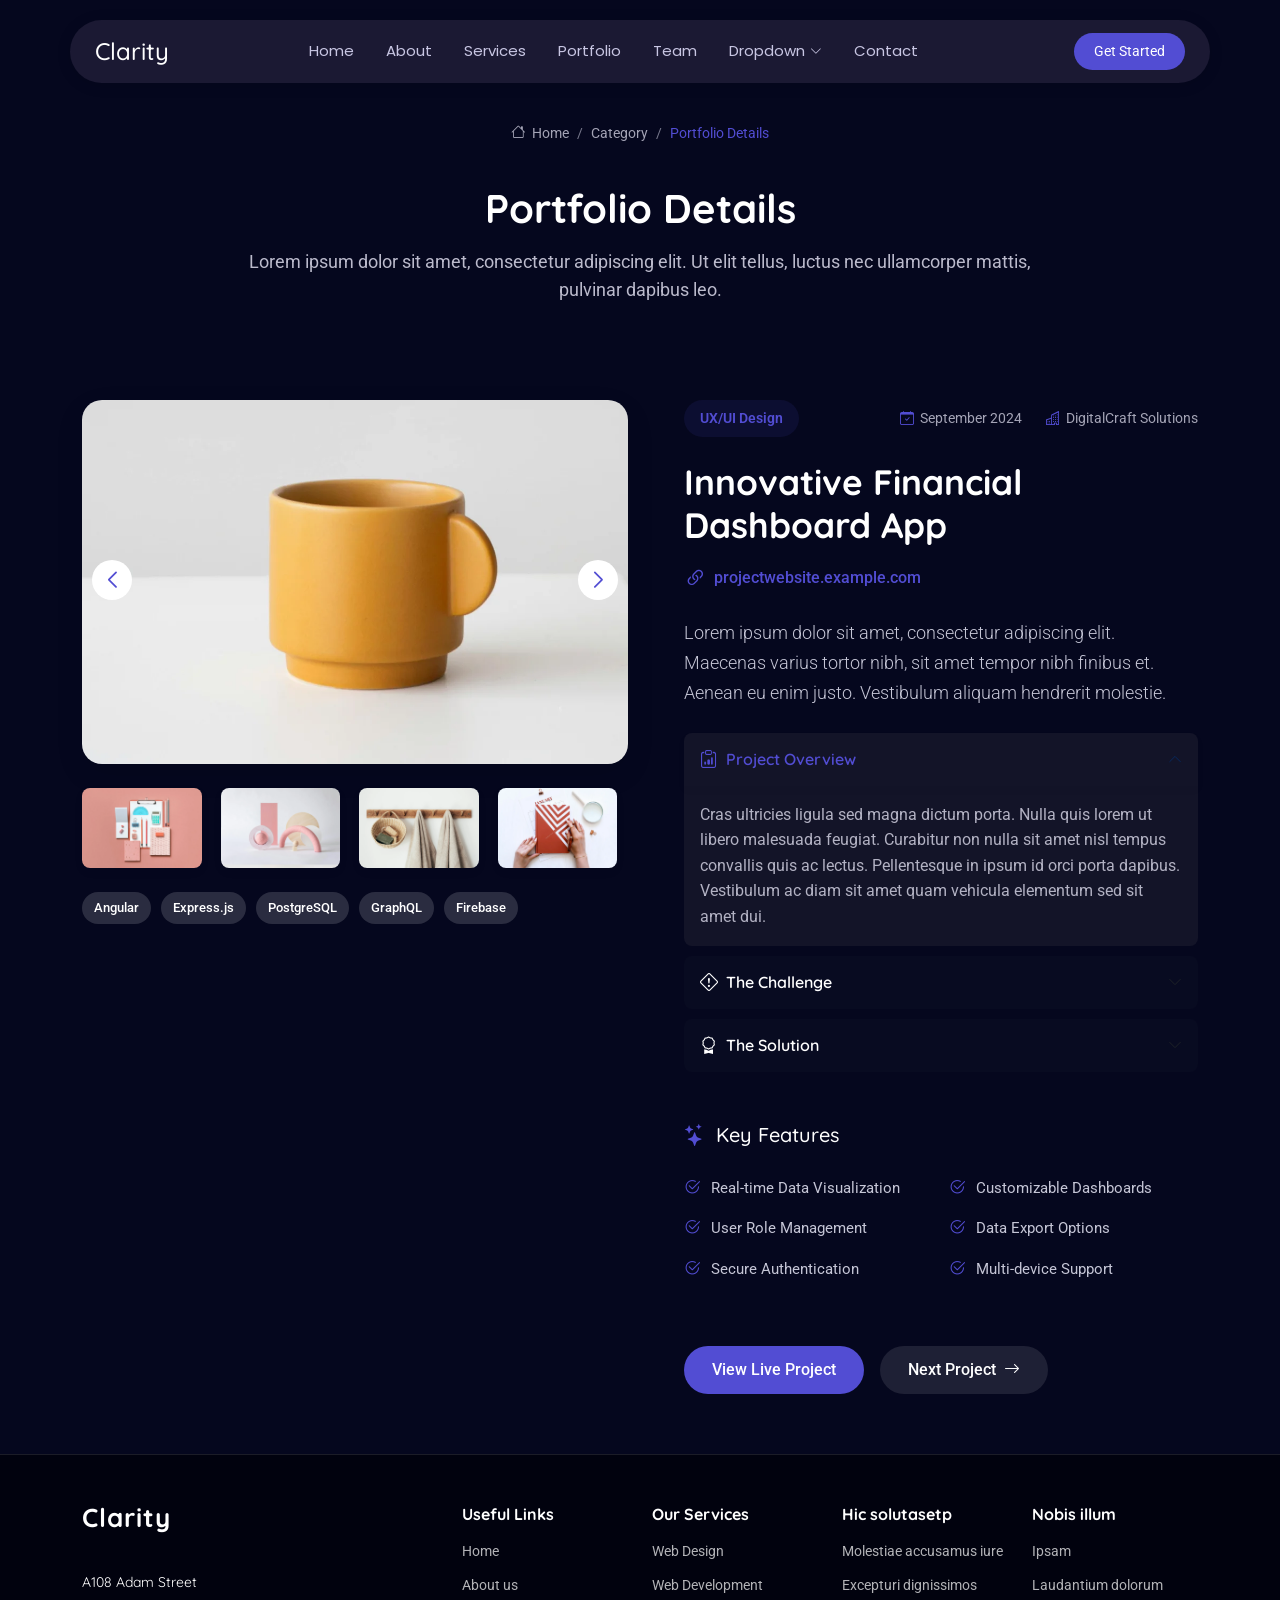
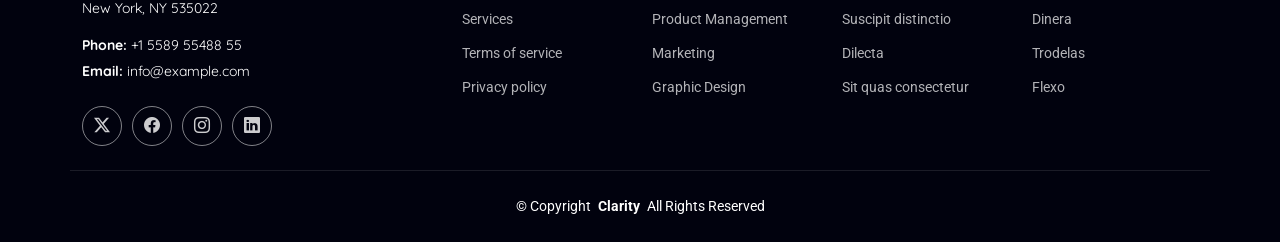
<file: portfolio-details.html>
<!DOCTYPE html>
<html lang="en">

<head>
  <meta charset="utf-8">
  <meta content="width=device-width, initial-scale=1.0" name="viewport">
  <title>Portfolio Details - Clarity Bootstrap Template</title>
  <meta name="description" content="">
  <meta name="keywords" content="">

  <!-- Favicons -->
  <link href="assets/img/favicon.png" rel="icon">
  <link href="assets/img/apple-touch-icon.png" rel="apple-touch-icon">

  <!-- Fonts -->
  <link href="https://fonts.googleapis.com" rel="preconnect">
  <link href="https://fonts.gstatic.com" rel="preconnect" crossorigin>
  <link href="https://fonts.googleapis.com/css2?family=Roboto:ital,wght@0,100;0,300;0,400;0,500;0,700;0,900;1,100;1,300;1,400;1,500;1,700;1,900&family=Poppins:ital,wght@0,100;0,200;0,300;0,400;0,500;0,600;0,700;0,800;0,900;1,100;1,200;1,300;1,400;1,500;1,600;1,700;1,800;1,900&family=Quicksand:wght@300;400;500;600;700&display=swap" rel="stylesheet">

  <!-- Vendor CSS Files -->
  <link href="assets/vendor/bootstrap/css/bootstrap.min.css" rel="stylesheet">
  <link href="assets/vendor/bootstrap-icons/bootstrap-icons.css" rel="stylesheet">
  <link href="assets/vendor/aos/aos.css" rel="stylesheet">
  <link href="assets/vendor/swiper/swiper-bundle.min.css" rel="stylesheet">
  <link href="assets/vendor/glightbox/css/glightbox.min.css" rel="stylesheet">

  <!-- Main CSS File -->
  <link href="assets/css/main.css" rel="stylesheet">

  <!-- =======================================================
  * Template Name: Clarity
  * Template URL: https://bootstrapmade.com/clarity-bootstrap-agency-template/
  * Updated: Jun 13 2026 with Bootstrap v5.3.8
  * Author: BootstrapMade.com
  * License: https://bootstrapmade.com/license/
  ======================================================== -->
</head>

<body class="portfolio-details-page">

  <header id="header" class="header d-flex align-items-center sticky-top">
    <div class="header-container container-fluid container-xl position-relative d-flex align-items-center justify-content-between">

      <a href="index.html" class="logo d-flex align-items-center me-auto me-xl-0">
        <!-- Uncomment the line below if you also wish to use an image logo -->
        <!-- <img src="assets/img/logo.webp" alt=""> -->
        <h1 class="sitename">Clarity</h1>
      </a>

      <nav id="navmenu" class="navmenu">
        <ul>
          <li><a href="#hero">Home</a></li>
          <li><a href="#about">About</a></li>
          <li><a href="#services">Services</a></li>
          <li><a href="#portfolio">Portfolio</a></li>
          <li><a href="#team">Team</a></li>
          <li class="dropdown"><a href="#"><span>Dropdown</span> <i class="bi bi-chevron-down toggle-dropdown"></i></a>
            <ul>
              <li><a href="#">Dropdown 1</a></li>
              <li class="dropdown"><a href="#"><span>Deep Dropdown</span> <i class="bi bi-chevron-down toggle-dropdown"></i></a>
                <ul>
                  <li><a href="#">Deep Dropdown 1</a></li>
                  <li><a href="#">Deep Dropdown 2</a></li>
                  <li><a href="#">Deep Dropdown 3</a></li>
                  <li><a href="#">Deep Dropdown 4</a></li>
                  <li><a href="#">Deep Dropdown 5</a></li>
                </ul>
              </li>
              <li><a href="#">Dropdown 2</a></li>
              <li><a href="#">Dropdown 3</a></li>
              <li><a href="#">Dropdown 4</a></li>
            </ul>
          </li>
          <li><a href="#contact">Contact</a></li>
        </ul>
        <i class="mobile-nav-toggle d-xl-none bi bi-list"></i>
      </nav>

      <a class="btn-getstarted" href="#about">Get Started</a>

    </div>
  </header>

  <main class="main">

    <!-- Page Title -->
    <div class="page-title">
      <div class="breadcrumbs">
        <nav aria-label="breadcrumb">
          <ol class="breadcrumb">
            <li class="breadcrumb-item"><a href="#"><i class="bi bi-house"></i> Home</a></li>
            <li class="breadcrumb-item"><a href="#">Category</a></li>
            <li class="breadcrumb-item active current">Portfolio Details</li>
          </ol>
        </nav>
      </div>

      <div class="title-wrapper">
        <h1>Portfolio Details</h1>
        <p>Lorem ipsum dolor sit amet, consectetur adipiscing elit. Ut elit tellus, luctus nec ullamcorper mattis, pulvinar dapibus leo.</p>
      </div>
    </div><!-- End Page Title -->

    <!-- Portfolio Details Section -->
    <section id="portfolio-details" class="portfolio-details section">

      <div class="container" data-aos="fade-up" data-aos-delay="100">

        <div class="row gy-4">
          <div class="col-lg-6" data-aos="fade-right">
            <div class="portfolio-details-media">
              <div class="main-image">
                <div class="portfolio-details-slider swiper init-swiper" data-aos="zoom-in">
                  <script type="application/json" class="swiper-config">
                    {
                      "loop": true,
                      "speed": 1000,
                      "autoplay": {
                        "delay": 6000
                      },
                      "effect": "creative",
                      "creativeEffect": {
                        "prev": {
                          "shadow": true,
                          "translate": [0, 0, -400]
                        },
                        "next": {
                          "translate": ["100%", 0, 0]
                        }
                      },
                      "slidesPerView": 1,
                      "navigation": {
                        "nextEl": ".swiper-button-next",
                        "prevEl": ".swiper-button-prev"
                      }
                    }
                  </script>
                  <div class="swiper-wrapper">
                    <div class="swiper-slide">
                      <img src="assets/img/portfolio/portfolio-5.webp" alt="Portfolio Image" class="img-fluid">
                    </div>
                    <div class="swiper-slide">
                      <img src="assets/img/portfolio/portfolio-7.webp" alt="Portfolio Image" class="img-fluid">
                    </div>
                    <div class="swiper-slide">
                      <img src="assets/img/portfolio/portfolio-8.webp" alt="Portfolio Image" class="img-fluid">
                    </div>
                  </div>
                  <div class="swiper-button-prev"></div>
                  <div class="swiper-button-next"></div>
                </div>
              </div>

              <div class="thumbnail-grid" data-aos="fade-up" data-aos-delay="200">
                <div class="row g-2 mt-3">
                  <div class="col-3">
                    <img src="assets/img/portfolio/portfolio-4.webp" alt="Gallery Image" class="img-fluid glightbox">
                  </div>
                  <div class="col-3">
                    <img src="assets/img/portfolio/portfolio-6.webp" alt="Gallery Image" class="img-fluid glightbox">
                  </div>
                  <div class="col-3">
                    <img src="assets/img/portfolio/portfolio-11.webp" alt="Gallery Image" class="img-fluid glightbox">
                  </div>
                  <div class="col-3">
                    <img src="assets/img/portfolio/portfolio-12.webp" alt="Gallery Image" class="img-fluid glightbox">
                  </div>
                </div>
              </div>

              <div class="tech-stack-badges" data-aos="fade-up" data-aos-delay="300">
                <span>Angular</span>
                <span>Express.js</span>
                <span>PostgreSQL</span>
                <span>GraphQL</span>
                <span>Firebase</span>
              </div>
            </div>
          </div>

          <div class="col-lg-6" data-aos="fade-left">
            <div class="portfolio-details-content">
              <div class="project-meta">
                <div class="badge-wrapper">
                  <span class="project-badge">UX/UI Design</span>
                </div>
                <div class="date-client">
                  <div class="meta-item">
                    <i class="bi bi-calendar-check"></i>
                    <span>September 2024</span>
                  </div>
                  <div class="meta-item">
                    <i class="bi bi-buildings"></i>
                    <span>DigitalCraft Solutions</span>
                  </div>
                </div>
              </div>

              <h2 class="project-title">Innovative Financial Dashboard App</h2>

              <div class="project-website">
                <i class="bi bi-link-45deg"></i>
                <a href="#" target="_blank">projectwebsite.example.com</a>
              </div>

              <div class="project-overview">
                <p class="lead">
                  Lorem ipsum dolor sit amet, consectetur adipiscing elit. Maecenas varius tortor nibh, sit amet tempor nibh finibus et. Aenean eu enim justo. Vestibulum aliquam hendrerit molestie.
                </p>

                <div class="accordion project-accordion" id="portfolio-details-projectAccordion">
                  <div class="accordion-item" data-aos="fade-up">
                    <h2 class="accordion-header">
                      <button class="accordion-button" type="button" data-bs-toggle="collapse" data-bs-target="#portfolio-details-collapse-1" aria-expanded="true" aria-controls="collapseOne">
                        <i class="bi bi-clipboard-data me-2"></i> Project Overview
                      </button>
                    </h2>
                    <div id="portfolio-details-collapse-1" class="accordion-collapse collapse show" data-bs-parent="#portfolio-details-projectAccordion">
                      <div class="accordion-body">
                        <p>Cras ultricies ligula sed magna dictum porta. Nulla quis lorem ut libero malesuada feugiat. Curabitur non nulla sit amet nisl tempus convallis quis ac lectus. Pellentesque in ipsum id orci porta dapibus. Vestibulum ac diam sit amet quam vehicula elementum sed sit amet dui.</p>
                      </div>
                    </div>
                  </div>

                  <div class="accordion-item" data-aos="fade-up" data-aos-delay="100">
                    <h2 class="accordion-header">
                      <button class="accordion-button collapsed" type="button" data-bs-toggle="collapse" data-bs-target="#portfolio-details-collapse-2" aria-expanded="false" aria-controls="collapseTwo">
                        <i class="bi bi-exclamation-diamond me-2"></i> The Challenge
                      </button>
                    </h2>
                    <div id="portfolio-details-collapse-2" class="accordion-collapse collapse" data-bs-parent="#portfolio-details-projectAccordion">
                      <div class="accordion-body">
                        <p>Mauris blandit aliquet elit, eget tincidunt nibh pulvinar a. Vivamus suscipit tortor eget felis porttitor volutpat. Curabitur aliquet quam id dui posuere blandit. Praesent sapien massa, convallis a pellentesque nec, egestas non nisi. Sed porttitor lectus nibh.</p>
                      </div>
                    </div>
                  </div>

                  <div class="accordion-item" data-aos="fade-up" data-aos-delay="200">
                    <h2 class="accordion-header">
                      <button class="accordion-button collapsed" type="button" data-bs-toggle="collapse" data-bs-target="#portfolio-details-collapse-3" aria-expanded="false" aria-controls="collapseThree">
                        <i class="bi bi-award me-2"></i> The Solution
                      </button>
                    </h2>
                    <div id="portfolio-details-collapse-3" class="accordion-collapse collapse" data-bs-parent="#portfolio-details-projectAccordion">
                      <div class="accordion-body">
                        <p>Donec sollicitudin molestie malesuada. Curabitur arcu erat, accumsan id imperdiet et, porttitor at sem. Vestibulum ante ipsum primis in faucibus orci luctus et ultrices posuere cubilia Curae; Donec velit neque, auctor sit amet aliquam vel, ullamcorper sit amet ligula.</p>
                      </div>
                    </div>
                  </div>
                </div>
              </div>

              <div class="project-features" data-aos="fade-up" data-aos-delay="300">
                <h3><i class="bi bi-stars"></i> Key Features</h3>
                <div class="row g-3">
                  <div class="col-md-6">
                    <ul class="feature-list">
                      <li><i class="bi bi-check2-circle"></i> Real-time Data Visualization</li>
                      <li><i class="bi bi-check2-circle"></i> User Role Management</li>
                      <li><i class="bi bi-check2-circle"></i> Secure Authentication</li>
                    </ul>
                  </div>
                  <div class="col-md-6">
                    <ul class="feature-list">
                      <li><i class="bi bi-check2-circle"></i> Customizable Dashboards</li>
                      <li><i class="bi bi-check2-circle"></i> Data Export Options</li>
                      <li><i class="bi bi-check2-circle"></i> Multi-device Support</li>
                    </ul>
                  </div>
                </div>
              </div>

              <div class="cta-buttons" data-aos="fade-up" data-aos-delay="400">
                <a href="#" class="btn-view-project">View Live Project</a>
                <a href="#" class="btn-next-project">Next Project <i class="bi bi-arrow-right"></i></a>
              </div>
            </div>
          </div>
        </div>

      </div>

    </section><!-- /Portfolio Details Section -->

  </main>

  <footer id="footer" class="footer position-relative dark-background">

    <div class="container footer-top">
      <div class="row gy-4">
        <div class="col-lg-4 col-md-6 footer-about">
          <a href="index.html" class="logo d-flex align-items-center">
            <span class="sitename">Clarity</span>
          </a>
          <div class="footer-contact pt-3">
            <p>A108 Adam Street</p>
            <p>New York, NY 535022</p>
            <p class="mt-3"><strong>Phone:</strong> <span>+1 5589 55488 55</span></p>
            <p><strong>Email:</strong> <span>info@example.com</span></p>
          </div>
          <div class="social-links d-flex mt-4">
            <a href=""><i class="bi bi-twitter-x"></i></a>
            <a href=""><i class="bi bi-facebook"></i></a>
            <a href=""><i class="bi bi-instagram"></i></a>
            <a href=""><i class="bi bi-linkedin"></i></a>
          </div>
        </div>

        <div class="col-lg-2 col-md-3 footer-links">
          <h4>Useful Links</h4>
          <ul>
            <li><a href="#">Home</a></li>
            <li><a href="#">About us</a></li>
            <li><a href="#">Services</a></li>
            <li><a href="#">Terms of service</a></li>
            <li><a href="#">Privacy policy</a></li>
          </ul>
        </div>

        <div class="col-lg-2 col-md-3 footer-links">
          <h4>Our Services</h4>
          <ul>
            <li><a href="#">Web Design</a></li>
            <li><a href="#">Web Development</a></li>
            <li><a href="#">Product Management</a></li>
            <li><a href="#">Marketing</a></li>
            <li><a href="#">Graphic Design</a></li>
          </ul>
        </div>

        <div class="col-lg-2 col-md-3 footer-links">
          <h4>Hic solutasetp</h4>
          <ul>
            <li><a href="#">Molestiae accusamus iure</a></li>
            <li><a href="#">Excepturi dignissimos</a></li>
            <li><a href="#">Suscipit distinctio</a></li>
            <li><a href="#">Dilecta</a></li>
            <li><a href="#">Sit quas consectetur</a></li>
          </ul>
        </div>

        <div class="col-lg-2 col-md-3 footer-links">
          <h4>Nobis illum</h4>
          <ul>
            <li><a href="#">Ipsam</a></li>
            <li><a href="#">Laudantium dolorum</a></li>
            <li><a href="#">Dinera</a></li>
            <li><a href="#">Trodelas</a></li>
            <li><a href="#">Flexo</a></li>
          </ul>
        </div>

      </div>
    </div>

    <div class="container copyright text-center mt-4">
      <p>© <span>Copyright</span> <strong class="px-1 sitename">Clarity</strong> <span>All Rights Reserved</span></p>
    </div>

  </footer>

  <!-- Scroll Top -->
  <a href="#" id="scroll-top" class="scroll-top d-flex align-items-center justify-content-center"><i class="bi bi-arrow-up-short"></i></a>

  <!-- Preloader -->
  <div id="preloader"></div>

  <!-- Vendor JS Files -->
  <script src="assets/vendor/bootstrap/js/bootstrap.bundle.min.js"></script>
  <script src="assets/vendor/php-email-form/validate.js"></script>
  <script src="assets/vendor/aos/aos.js"></script>
  <script src="assets/vendor/purecounter/purecounter_vanilla.js"></script>
  <script src="assets/vendor/imagesloaded/imagesloaded.pkgd.min.js"></script>
  <script src="assets/vendor/isotope-layout/isotope.pkgd.min.js"></script>
  <script src="assets/vendor/swiper/swiper-bundle.min.js"></script>
  <script src="assets/vendor/glightbox/js/glightbox.min.js"></script>

  <!-- Main JS File -->
  <script src="assets/js/main.js"></script>

</body>

</html>
</file>
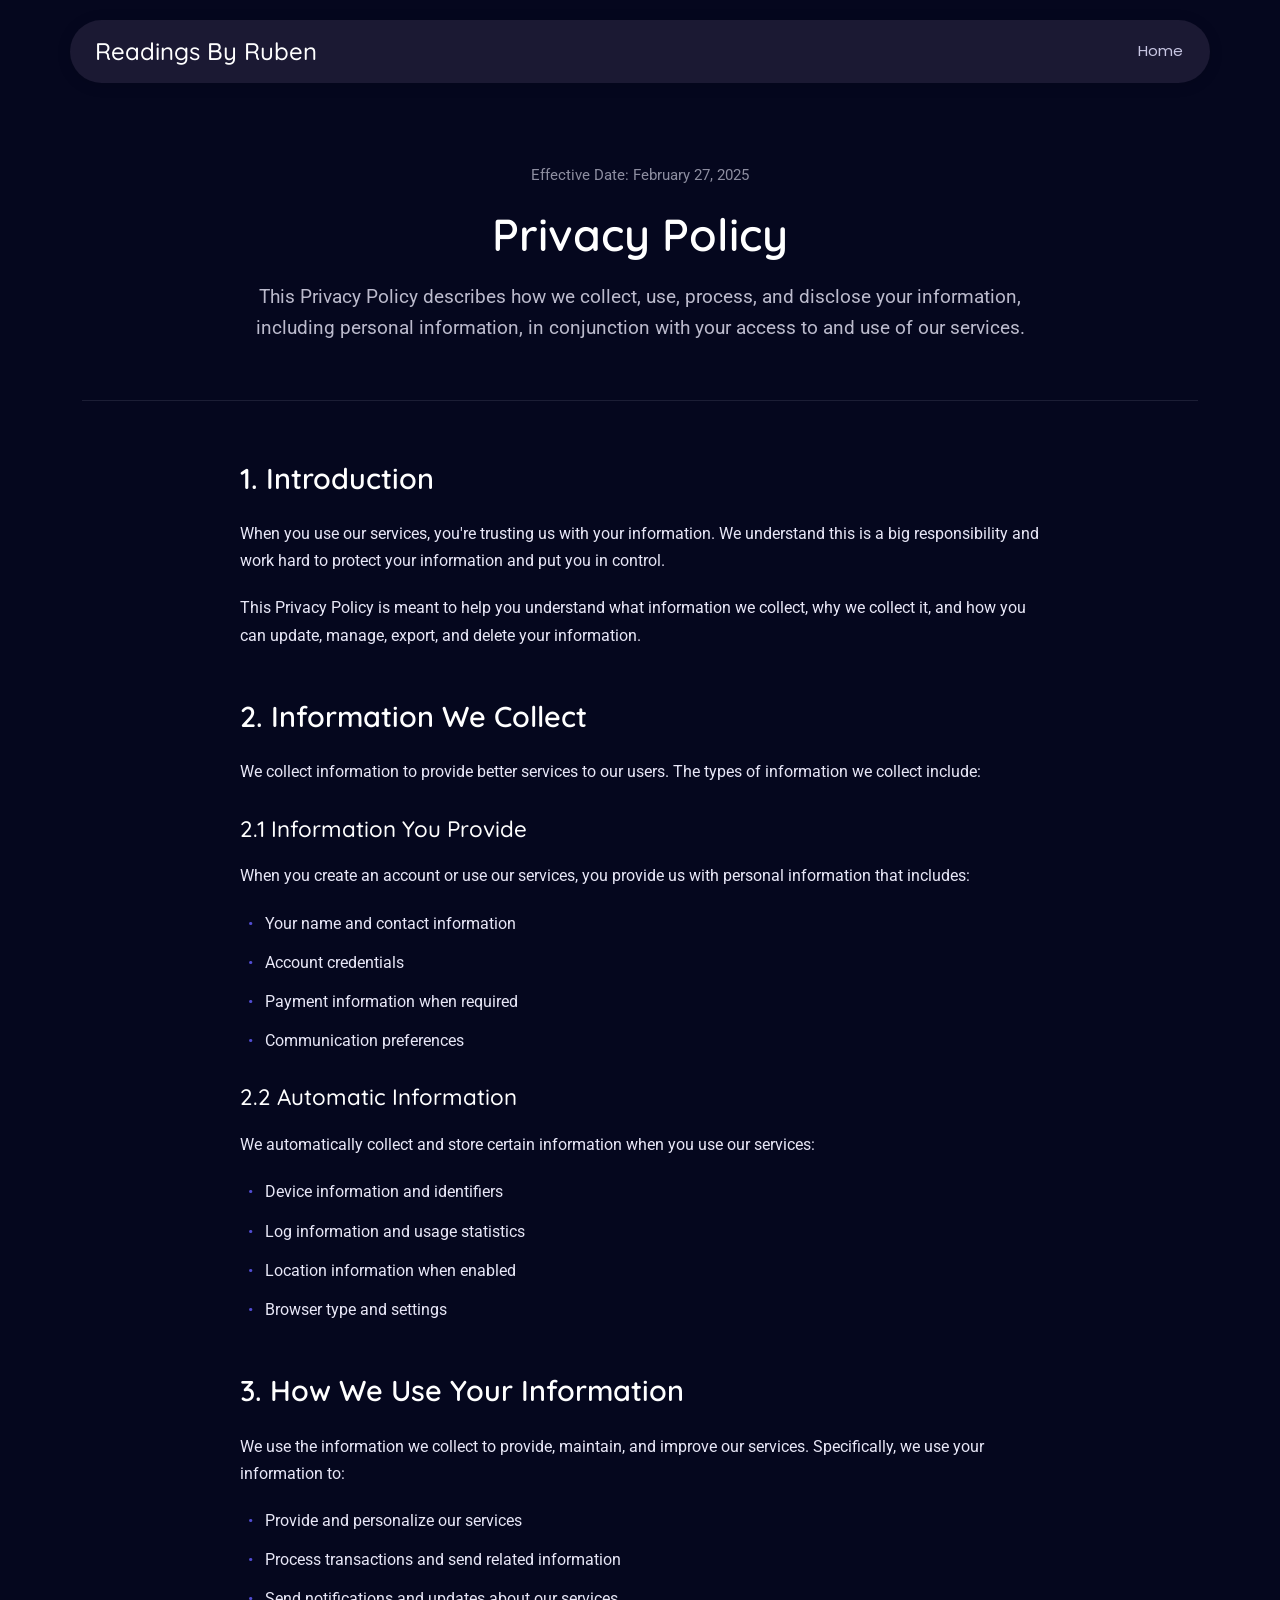
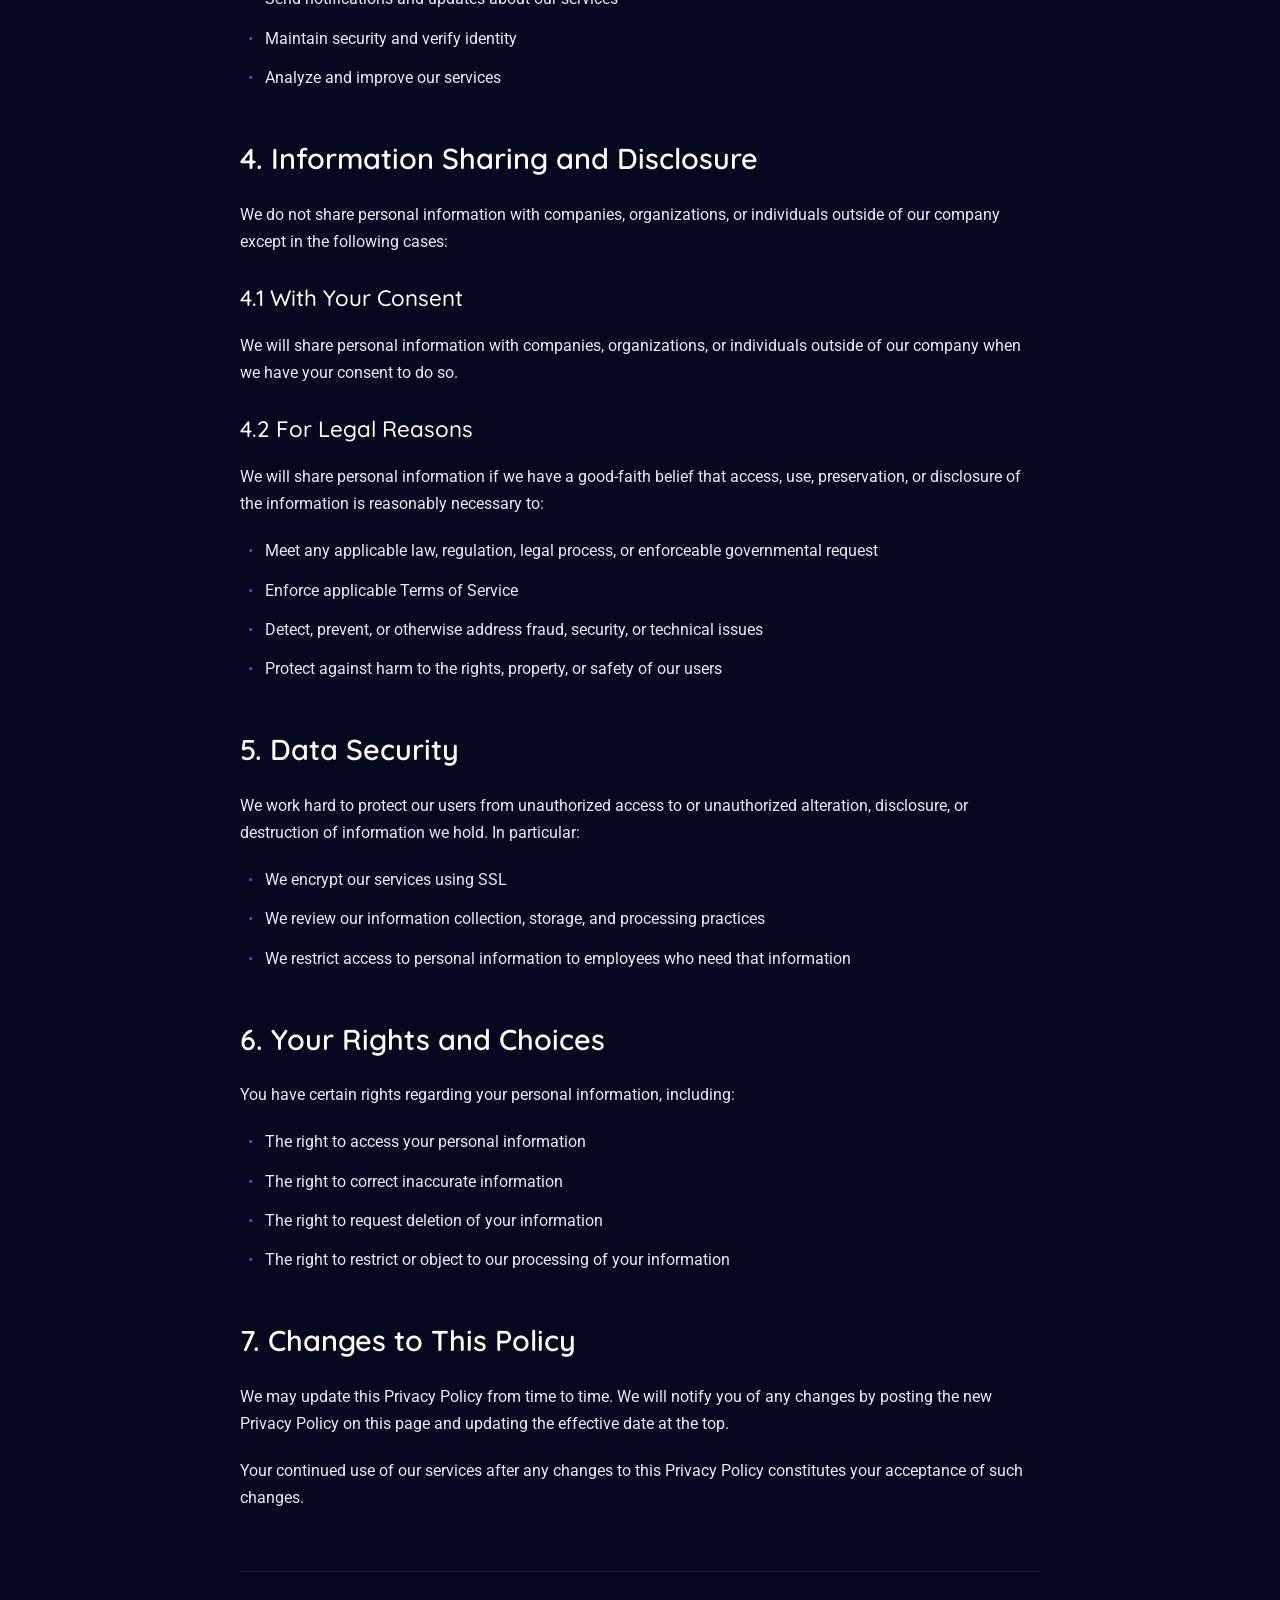
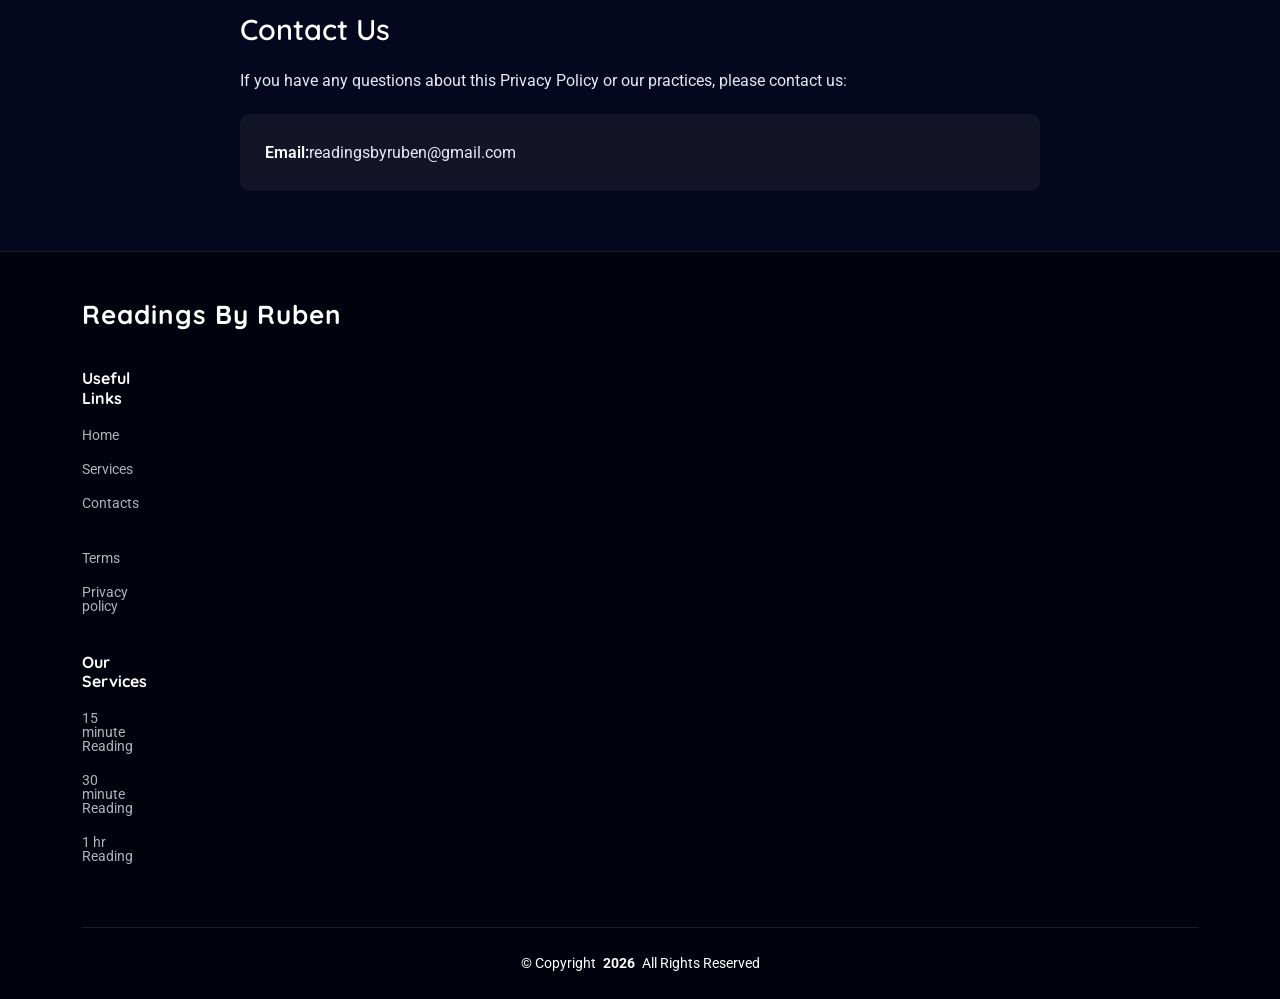
<file: privacy.html>
<!DOCTYPE html>
<html lang="en">

<head>
  <meta charset="utf-8">
  <meta content="width=device-width, initial-scale=1.0" name="viewport">
  <title>Privacy Policy - Readings By Ruben</title>
  <meta name="description" content="">
  <meta name="keywords" content="">

  <!-- Favicons -->
  <link href="assets/img/favicon.png" rel="icon">
  <link href="assets/img/apple-touch-icon.png" rel="apple-touch-icon">

  <!-- Fonts -->
  <link href="https://fonts.googleapis.com" rel="preconnect">
  <link href="https://fonts.gstatic.com" rel="preconnect" crossorigin>
  <link href="https://fonts.googleapis.com/css2?family=Roboto:ital,wght@0,100;0,300;0,400;0,500;0,700;0,900;1,100;1,300;1,400;1,500;1,700;1,900&family=Poppins:ital,wght@0,100;0,200;0,300;0,400;0,500;0,600;0,700;0,800;0,900;1,100;1,200;1,300;1,400;1,500;1,600;1,700;1,800;1,900&family=Quicksand:wght@300;400;500;600;700&display=swap" rel="stylesheet">

  <!-- Vendor CSS Files -->
  <link href="assets/vendor/bootstrap/css/bootstrap.min.css" rel="stylesheet">
  <link href="assets/vendor/bootstrap-icons/bootstrap-icons.css" rel="stylesheet">
  <link href="assets/vendor/aos/aos.css" rel="stylesheet">
  <link href="assets/vendor/swiper/swiper-bundle.min.css" rel="stylesheet">
  <link href="assets/vendor/glightbox/css/glightbox.min.css" rel="stylesheet">

  <!-- Main CSS File -->
  <link href="assets/css/main.css" rel="stylesheet">

  <!-- =======================================================
  * Template Name: Clarity
  * Template URL: https://bootstrapmade.com/clarity-bootstrap-agency-template/
  * Updated: Jun 13 2026 with Bootstrap v5.3.8
  * Author: BootstrapMade.com
  * License: https://bootstrapmade.com/license/
  ======================================================== -->
</head>

<body class="privacy-page">

  <header id="header" class="header d-flex align-items-center sticky-top">
    <div class="header-container container-fluid container-xl position-relative d-flex align-items-center justify-content-between">

      <a href="index.html" class="logo d-flex align-items-center me-auto me-xl-0">
        <!-- Uncomment the line below if you also wish to use an image logo -->
        <!-- <img src="assets/img/logo.webp" alt=""> -->
        <h1 class="sitename">Readings By Ruben</h1>
      </a>

      <nav id="navmenu" class="navmenu">
        <ul>
          <li><a href="#hero">Home</a></li>
        </ul>
        <i class="mobile-nav-toggle d-xl-none bi bi-list"></i>
      </nav>

      

    </div>
  </header>

  <main class="main">

    <!-- Privacy Section -->
    <section id="privacy" class="privacy section">

      <div class="container" data-aos="fade-up">
        <!-- Header -->
        <div class="privacy-header" data-aos="fade-up">
          <div class="header-content">
            <div class="last-updated">Effective Date: February 27, 2025</div>
            <h1>Privacy Policy</h1>
            <p class="intro-text">This Privacy Policy describes how we collect, use, process, and disclose your information, including personal information, in conjunction with your access to and use of our services.</p>
          </div>
        </div>

        <!-- Main Content -->
        <div class="privacy-content" data-aos="fade-up">
          <!-- Introduction -->
          <div class="content-section">
            <h2>1. Introduction</h2>
            <p>When you use our services, you're trusting us with your information. We understand this is a big responsibility and work hard to protect your information and put you in control.</p>
            <p>This Privacy Policy is meant to help you understand what information we collect, why we collect it, and how you can update, manage, export, and delete your information.</p>
          </div>

          <!-- Information Collection -->
          <div class="content-section">
            <h2>2. Information We Collect</h2>
            <p>We collect information to provide better services to our users. The types of information we collect include:</p>

            <h3>2.1 Information You Provide</h3>
            <p>When you create an account or use our services, you provide us with personal information that includes:</p>
            <ul>
              <li>Your name and contact information</li>
              <li>Account credentials</li>
              <li>Payment information when required</li>
              <li>Communication preferences</li>
            </ul>

            <h3>2.2 Automatic Information</h3>
            <p>We automatically collect and store certain information when you use our services:</p>
            <ul>
              <li>Device information and identifiers</li>
              <li>Log information and usage statistics</li>
              <li>Location information when enabled</li>
              <li>Browser type and settings</li>
            </ul>
          </div>

          <!-- Use of Information -->
          <div class="content-section">
            <h2>3. How We Use Your Information</h2>
            <p>We use the information we collect to provide, maintain, and improve our services. Specifically, we use your information to:</p>
            <ul>
              <li>Provide and personalize our services</li>
              <li>Process transactions and send related information</li>
              <li>Send notifications and updates about our services</li>
              <li>Maintain security and verify identity</li>
              <li>Analyze and improve our services</li>
            </ul>
          </div>

          <!-- Information Sharing -->
          <div class="content-section">
            <h2>4. Information Sharing and Disclosure</h2>
            <p>We do not share personal information with companies, organizations, or individuals outside of our company except in the following cases:</p>

            <h3>4.1 With Your Consent</h3>
            <p>We will share personal information with companies, organizations, or individuals outside of our company when we have your consent to do so.</p>

            <h3>4.2 For Legal Reasons</h3>
            <p>We will share personal information if we have a good-faith belief that access, use, preservation, or disclosure of the information is reasonably necessary to:</p>
            <ul>
              <li>Meet any applicable law, regulation, legal process, or enforceable governmental request</li>
              <li>Enforce applicable Terms of Service</li>
              <li>Detect, prevent, or otherwise address fraud, security, or technical issues</li>
              <li>Protect against harm to the rights, property, or safety of our users</li>
            </ul>
          </div>

          <!-- Data Security -->
          <div class="content-section">
            <h2>5. Data Security</h2>
            <p>We work hard to protect our users from unauthorized access to or unauthorized alteration, disclosure, or destruction of information we hold. In particular:</p>
            <ul>
              <li>We encrypt our services using SSL</li>
              <li>We review our information collection, storage, and processing practices</li>
              <li>We restrict access to personal information to employees who need that information</li>
            </ul>
          </div>

          <!-- Your Rights -->
          <div class="content-section">
            <h2>6. Your Rights and Choices</h2>
            <p>You have certain rights regarding your personal information, including:</p>
            <ul>
              <li>The right to access your personal information</li>
              <li>The right to correct inaccurate information</li>
              <li>The right to request deletion of your information</li>
              <li>The right to restrict or object to our processing of your information</li>
            </ul>
          </div>

          <!-- Policy Updates -->
          <div class="content-section">
            <h2>7. Changes to This Policy</h2>
            <p>We may update this Privacy Policy from time to time. We will notify you of any changes by posting the new Privacy Policy on this page and updating the effective date at the top.</p>
            <p>Your continued use of our services after any changes to this Privacy Policy constitutes your acceptance of such changes.</p>
          </div>
        </div>

        <!-- Contact Section -->
        <div class="privacy-contact" data-aos="fade-up">
          <h2>Contact Us</h2>
          <p>If you have any questions about this Privacy Policy or our practices, please contact us:</p>
          <div class="contact-details">
            <p><strong>Email:</strong>readingsbyruben@gmail.com</p>
  
          </div>
        </div>

      </div>

    </section><!-- /Privacy Section -->

  </main>

  <footer id="footer" class="footer position-relative dark-background">

    <div class="container footer-top">
      <div class="row gy-4">
        <div class="col-lg-4 col-md-6 footer-about">
          <a href="index.html" class="logo d-flex align-items-center">
            <span class="sitename">Readings By Ruben</span>
          </a>
          <div class="footer-contact pt-3">
         
        </div>

        <div class="col-lg-2 col-md-3 footer-links">
          <h4>Useful Links</h4>
          <ul>
            <li><a href="#">Home</a></li>
            <li><a href="#">Services</a></li>
            <li><a href="#">Contacts<a></li>
            <li><a href="#">Terms</a></li>
            <li><a href="#">Privacy policy</a></li>
          </ul>
        </div>

        <div class="col-lg-2 col-md-3 footer-links">
          <h4>Our Services</h4>
          <ul>
            <li><a href="#">15 minute Reading</a></li>
            <li><a href="#">30 minute Reading</a></li>
            <li><a href="#">1 hr Reading</a></li>
           
          </ul>
        </div>

        
      </div>
    </div>

    <div class="container copyright text-center mt-4">
      <p>© <span>Copyright</span> <strong class="px-1 sitename">2026</strong> <span>All Rights Reserved</span></p>
    </div>

  </footer>

  <!-- Scroll Top -->
  <a href="#" id="scroll-top" class="scroll-top d-flex align-items-center justify-content-center"><i class="bi bi-arrow-up-short"></i></a>

  <!-- Preloader -->
  <div id="preloader"></div>

  <!-- Vendor JS Files -->
  <script src="assets/vendor/bootstrap/js/bootstrap.bundle.min.js"></script>
  <script src="assets/vendor/php-email-form/validate.js"></script>
  <script src="assets/vendor/aos/aos.js"></script>
  <script src="assets/vendor/purecounter/purecounter_vanilla.js"></script>
  <script src="assets/vendor/imagesloaded/imagesloaded.pkgd.min.js"></script>
  <script src="assets/vendor/isotope-layout/isotope.pkgd.min.js"></script>
  <script src="assets/vendor/swiper/swiper-bundle.min.js"></script>
  <script src="assets/vendor/glightbox/js/glightbox.min.js"></script>

  <!-- Main JS File -->
  <script src="assets/js/main.js"></script>

</body>

</html>
</file>
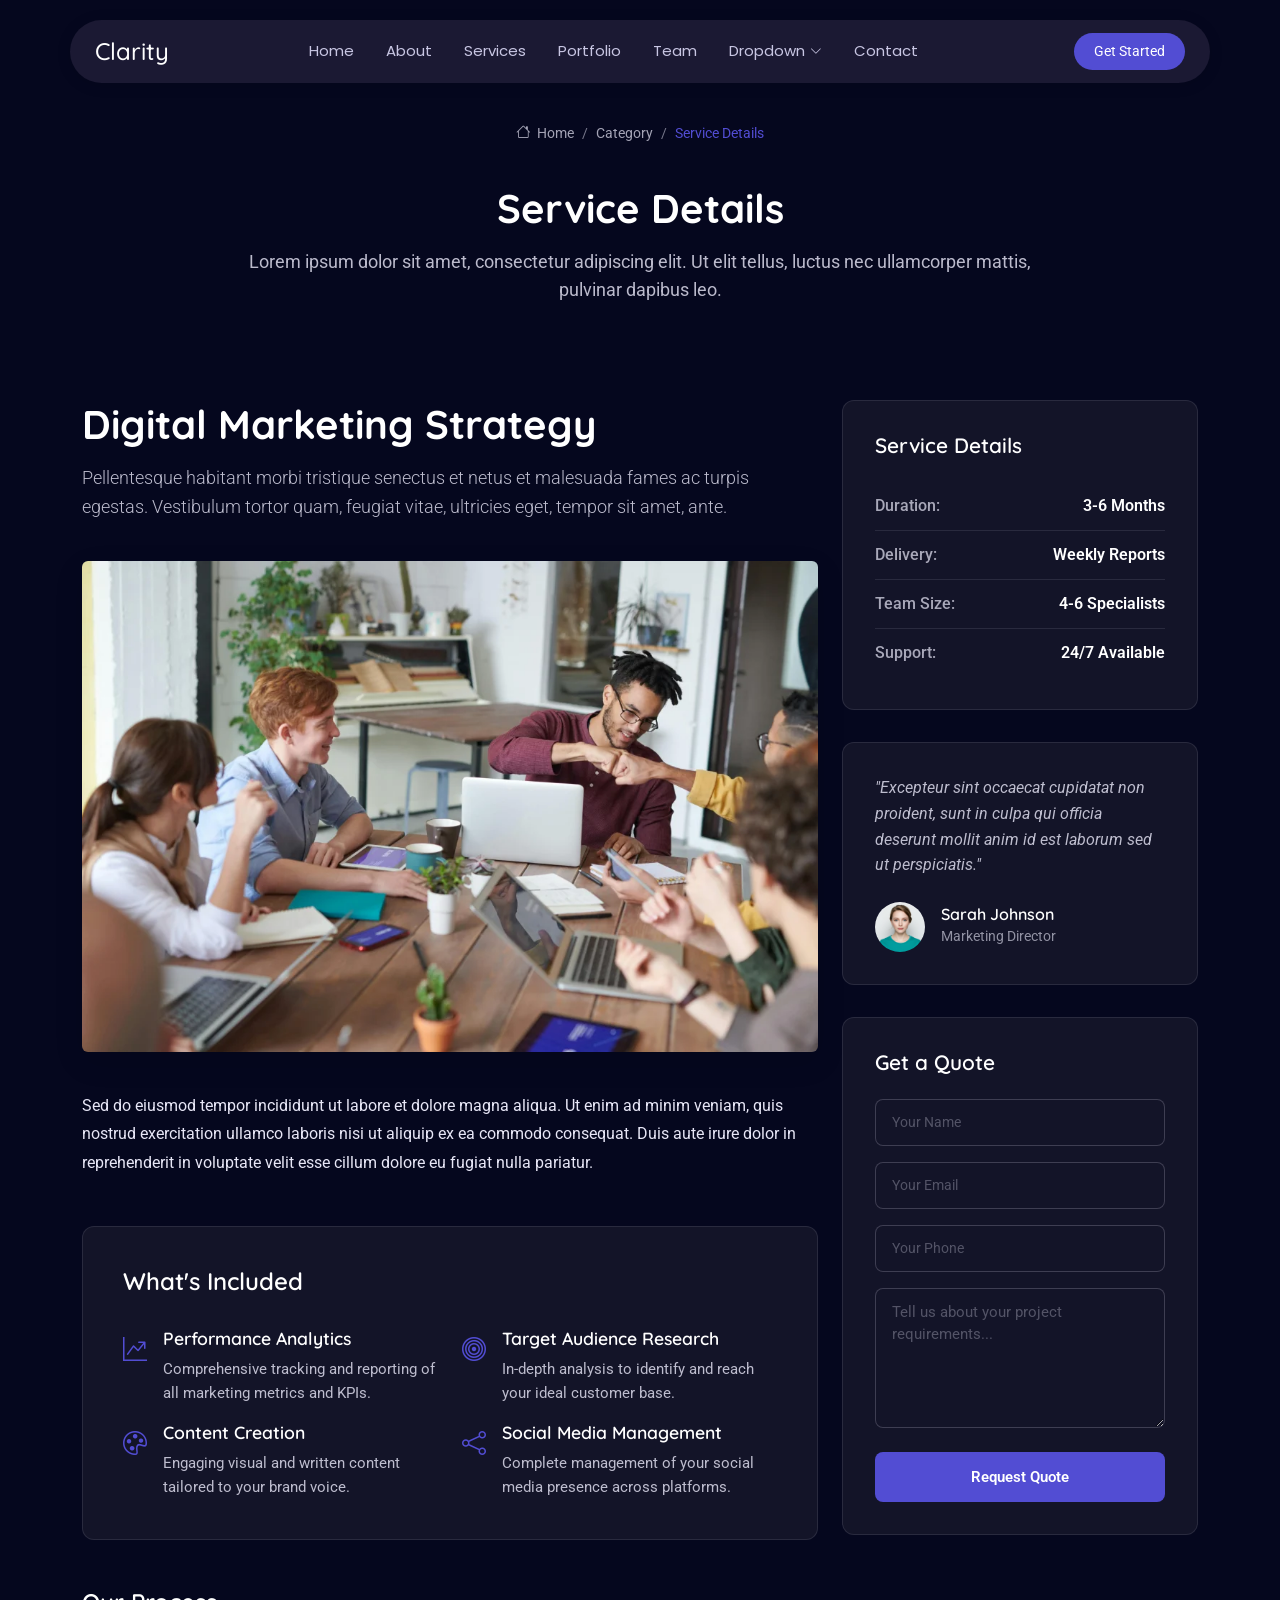
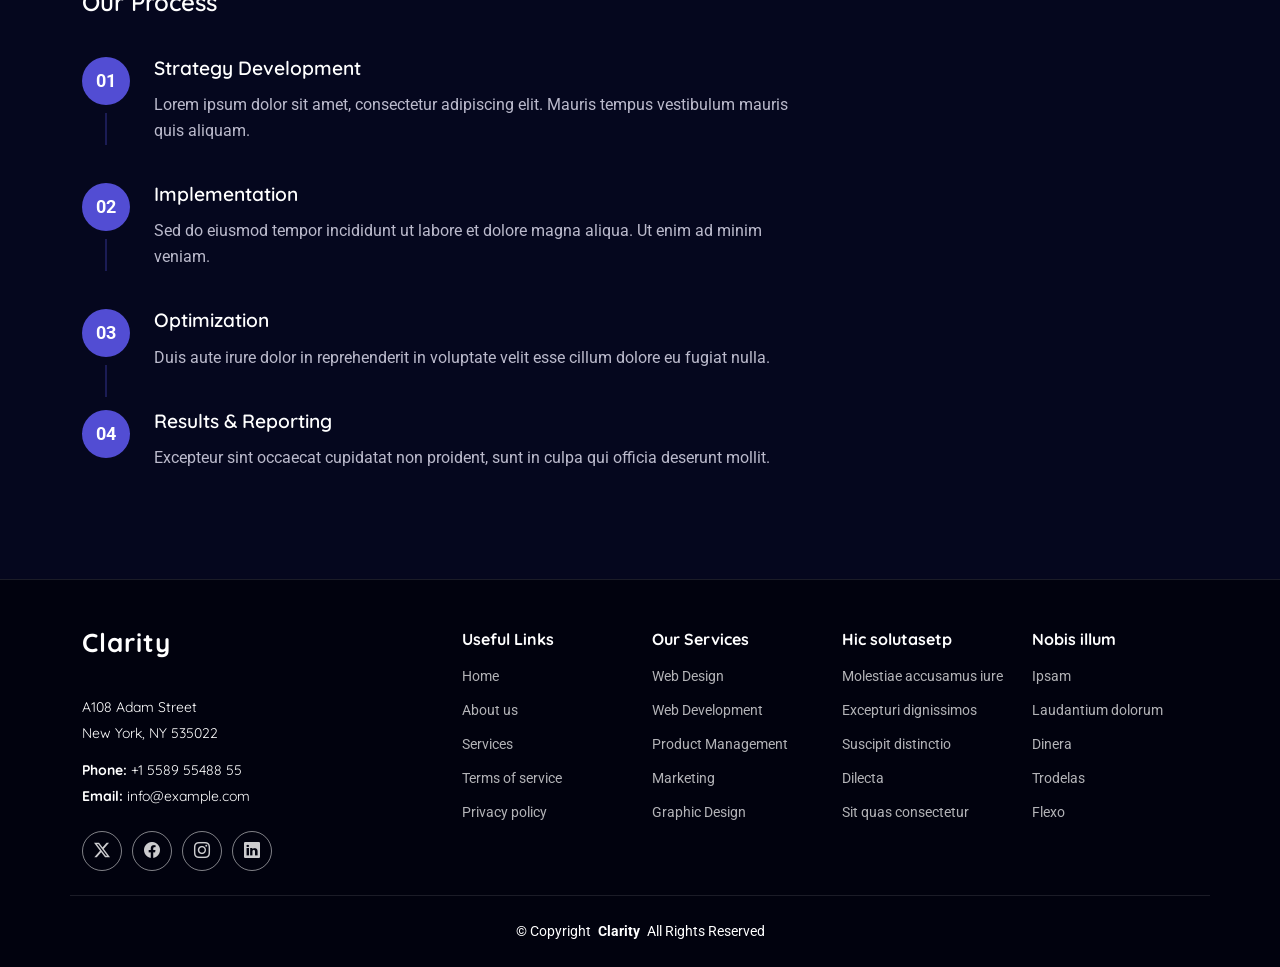
<file: service-details.html>
<!DOCTYPE html>
<html lang="en">

<head>
  <meta charset="utf-8">
  <meta content="width=device-width, initial-scale=1.0" name="viewport">
  <title>Service Details - Clarity Bootstrap Template</title>
  <meta name="description" content="">
  <meta name="keywords" content="">

  <!-- Favicons -->
  <link href="assets/img/favicon.png" rel="icon">
  <link href="assets/img/apple-touch-icon.png" rel="apple-touch-icon">

  <!-- Fonts -->
  <link href="https://fonts.googleapis.com" rel="preconnect">
  <link href="https://fonts.gstatic.com" rel="preconnect" crossorigin>
  <link href="https://fonts.googleapis.com/css2?family=Roboto:ital,wght@0,100;0,300;0,400;0,500;0,700;0,900;1,100;1,300;1,400;1,500;1,700;1,900&family=Poppins:ital,wght@0,100;0,200;0,300;0,400;0,500;0,600;0,700;0,800;0,900;1,100;1,200;1,300;1,400;1,500;1,600;1,700;1,800;1,900&family=Quicksand:wght@300;400;500;600;700&display=swap" rel="stylesheet">

  <!-- Vendor CSS Files -->
  <link href="assets/vendor/bootstrap/css/bootstrap.min.css" rel="stylesheet">
  <link href="assets/vendor/bootstrap-icons/bootstrap-icons.css" rel="stylesheet">
  <link href="assets/vendor/aos/aos.css" rel="stylesheet">
  <link href="assets/vendor/swiper/swiper-bundle.min.css" rel="stylesheet">
  <link href="assets/vendor/glightbox/css/glightbox.min.css" rel="stylesheet">

  <!-- Main CSS File -->
  <link href="assets/css/main.css" rel="stylesheet">

  <!-- =======================================================
  * Template Name: Clarity
  * Template URL: https://bootstrapmade.com/clarity-bootstrap-agency-template/
  * Updated: Jun 13 2026 with Bootstrap v5.3.8
  * Author: BootstrapMade.com
  * License: https://bootstrapmade.com/license/
  ======================================================== -->
</head>

<body class="service-details-page">

  <header id="header" class="header d-flex align-items-center sticky-top">
    <div class="header-container container-fluid container-xl position-relative d-flex align-items-center justify-content-between">

      <a href="index.html" class="logo d-flex align-items-center me-auto me-xl-0">
        <!-- Uncomment the line below if you also wish to use an image logo -->
        <!-- <img src="assets/img/logo.webp" alt=""> -->
        <h1 class="sitename">Clarity</h1>
      </a>

      <nav id="navmenu" class="navmenu">
        <ul>
          <li><a href="#hero">Home</a></li>
          <li><a href="#about">About</a></li>
          <li><a href="#services">Services</a></li>
          <li><a href="#portfolio">Portfolio</a></li>
          <li><a href="#team">Team</a></li>
          <li class="dropdown"><a href="#"><span>Dropdown</span> <i class="bi bi-chevron-down toggle-dropdown"></i></a>
            <ul>
              <li><a href="#">Dropdown 1</a></li>
              <li class="dropdown"><a href="#"><span>Deep Dropdown</span> <i class="bi bi-chevron-down toggle-dropdown"></i></a>
                <ul>
                  <li><a href="#">Deep Dropdown 1</a></li>
                  <li><a href="#">Deep Dropdown 2</a></li>
                  <li><a href="#">Deep Dropdown 3</a></li>
                  <li><a href="#">Deep Dropdown 4</a></li>
                  <li><a href="#">Deep Dropdown 5</a></li>
                </ul>
              </li>
              <li><a href="#">Dropdown 2</a></li>
              <li><a href="#">Dropdown 3</a></li>
              <li><a href="#">Dropdown 4</a></li>
            </ul>
          </li>
          <li><a href="#contact">Contact</a></li>
        </ul>
        <i class="mobile-nav-toggle d-xl-none bi bi-list"></i>
      </nav>

      <a class="btn-getstarted" href="#about">Get Started</a>

    </div>
  </header>

  <main class="main">

    <!-- Page Title -->
    <div class="page-title">
      <div class="breadcrumbs">
        <nav aria-label="breadcrumb">
          <ol class="breadcrumb">
            <li class="breadcrumb-item"><a href="#"><i class="bi bi-house"></i> Home</a></li>
            <li class="breadcrumb-item"><a href="#">Category</a></li>
            <li class="breadcrumb-item active current">Service Details</li>
          </ol>
        </nav>
      </div>

      <div class="title-wrapper">
        <h1>Service Details</h1>
        <p>Lorem ipsum dolor sit amet, consectetur adipiscing elit. Ut elit tellus, luctus nec ullamcorper mattis, pulvinar dapibus leo.</p>
      </div>
    </div><!-- End Page Title -->

    <!-- Service Details Section -->
    <section id="service-details" class="service-details section">

      <div class="container" data-aos="fade-up" data-aos-delay="100">

        <div class="row gy-4">

          <!-- Service Overview -->
          <div class="col-lg-8">
            <div class="service-content">
              <h2>Digital Marketing Strategy</h2>
              <p class="lead">Pellentesque habitant morbi tristique senectus et netus et malesuada fames ac turpis egestas. Vestibulum tortor quam, feugiat vitae, ultricies eget, tempor sit amet, ante.</p>

              <div class="service-image" data-aos="fade-up" data-aos-delay="200">
                <img src="assets/img/services/services-3.webp" alt="Digital Marketing" class="img-fluid rounded">
              </div>

              <p>Sed do eiusmod tempor incididunt ut labore et dolore magna aliqua. Ut enim ad minim veniam, quis nostrud exercitation ullamco laboris nisi ut aliquip ex ea commodo consequat. Duis aute irure dolor in reprehenderit in voluptate velit esse cillum dolore eu fugiat nulla pariatur.</p>

              <!-- Service Features -->
              <div class="service-features" data-aos="fade-up" data-aos-delay="300">
                <h4>What's Included</h4>
                <div class="row gy-3">
                  <div class="col-md-6">
                    <div class="feature-item">
                      <i class="bi bi-graph-up-arrow flex-shrink-0"></i>
                      <div>
                        <h5>Performance Analytics</h5>
                        <p>Comprehensive tracking and reporting of all marketing metrics and KPIs.</p>
                      </div>
                    </div>
                  </div>
                  <div class="col-md-6">
                    <div class="feature-item">
                      <i class="bi bi-bullseye flex-shrink-0"></i>
                      <div>
                        <h5>Target Audience Research</h5>
                        <p>In-depth analysis to identify and reach your ideal customer base.</p>
                      </div>
                    </div>
                  </div>
                  <div class="col-md-6">
                    <div class="feature-item">
                      <i class="bi bi-palette flex-shrink-0"></i>
                      <div>
                        <h5>Content Creation</h5>
                        <p>Engaging visual and written content tailored to your brand voice.</p>
                      </div>
                    </div>
                  </div>
                  <div class="col-md-6">
                    <div class="feature-item">
                      <i class="bi bi-share flex-shrink-0"></i>
                      <div>
                        <h5>Social Media Management</h5>
                        <p>Complete management of your social media presence across platforms.</p>
                      </div>
                    </div>
                  </div>
                </div>
              </div>

              <!-- Process Steps -->
              <div class="service-process" data-aos="fade-up" data-aos-delay="400">
                <h4>Our Process</h4>
                <div class="process-steps">
                  <div class="step-item">
                    <div class="step-number">01</div>
                    <div class="step-content">
                      <h5>Strategy Development</h5>
                      <p>Lorem ipsum dolor sit amet, consectetur adipiscing elit. Mauris tempus vestibulum mauris quis aliquam.</p>
                    </div>
                  </div>
                  <div class="step-item">
                    <div class="step-number">02</div>
                    <div class="step-content">
                      <h5>Implementation</h5>
                      <p>Sed do eiusmod tempor incididunt ut labore et dolore magna aliqua. Ut enim ad minim veniam.</p>
                    </div>
                  </div>
                  <div class="step-item">
                    <div class="step-number">03</div>
                    <div class="step-content">
                      <h5>Optimization</h5>
                      <p>Duis aute irure dolor in reprehenderit in voluptate velit esse cillum dolore eu fugiat nulla.</p>
                    </div>
                  </div>
                  <div class="step-item">
                    <div class="step-number">04</div>
                    <div class="step-content">
                      <h5>Results &amp; Reporting</h5>
                      <p>Excepteur sint occaecat cupidatat non proident, sunt in culpa qui officia deserunt mollit.</p>
                    </div>
                  </div>
                </div>
              </div>

            </div>
          </div><!-- End Service Content -->

          <!-- Sidebar -->
          <div class="col-lg-4">
            <div class="sidebar" data-aos="fade-up" data-aos-delay="200">

              <!-- Service Quick Facts -->
              <div class="service-info">
                <h4>Service Details</h4>
                <ul class="service-facts">
                  <li>
                    <span class="fact-label">Duration:</span>
                    <span class="fact-value">3-6 Months</span>
                  </li>
                  <li>
                    <span class="fact-label">Delivery:</span>
                    <span class="fact-value">Weekly Reports</span>
                  </li>
                  <li>
                    <span class="fact-label">Team Size:</span>
                    <span class="fact-value">4-6 Specialists</span>
                  </li>
                  <li>
                    <span class="fact-label">Support:</span>
                    <span class="fact-value">24/7 Available</span>
                  </li>
                </ul>
              </div>

              <!-- Testimonial -->
              <div class="service-testimonial">
                <div class="testimonial-content">
                  <p>"Excepteur sint occaecat cupidatat non proident, sunt in culpa qui officia deserunt mollit anim id est laborum sed ut perspiciatis."</p>
                  <div class="testimonial-author">
                    <img src="assets/img/person/person-f-3.webp" alt="Sarah Johnson" class="author-image">
                    <div class="author-info">
                      <h5>Sarah Johnson</h5>
                      <span>Marketing Director</span>
                    </div>
                  </div>
                </div>
              </div>

              <!-- Contact Form -->
              <div class="inquiry-form">
                <h4>Get a Quote</h4>
                <form action="forms/get-a-quote.php" method="post" class="php-email-form">
                  <div class="form-group mb-3">
                    <input type="text" name="name" class="form-control" id="name" placeholder="Your Name" required="">
                  </div>
                  <div class="form-group mb-3">
                    <input type="email" name="email" class="form-control" id="email" placeholder="Your Email" required="">
                  </div>
                  <div class="form-group mb-3">
                    <input type="tel" name="phone" class="form-control" id="phone" placeholder="Your Phone">
                  </div>
                  <input type="hidden" name="subect" value="Service Quote Request">
                  <div class="form-group mb-4">
                    <textarea class="form-control" name="message" rows="5" placeholder="Tell us about your project requirements..." required=""></textarea>
                  </div>
                  <div class="loading">Loading</div>
                  <div class="error-message"></div>
                  <div class="sent-message">Your message has been sent. Thank you!</div>
                  <button type="submit" class="btn-submit w-100">Request Quote</button>
                </form>
              </div>

            </div>
          </div><!-- End Sidebar -->

        </div>

      </div>

    </section><!-- /Service Details Section -->

  </main>

  <footer id="footer" class="footer position-relative dark-background">

    <div class="container footer-top">
      <div class="row gy-4">
        <div class="col-lg-4 col-md-6 footer-about">
          <a href="index.html" class="logo d-flex align-items-center">
            <span class="sitename">Clarity</span>
          </a>
          <div class="footer-contact pt-3">
            <p>A108 Adam Street</p>
            <p>New York, NY 535022</p>
            <p class="mt-3"><strong>Phone:</strong> <span>+1 5589 55488 55</span></p>
            <p><strong>Email:</strong> <span>info@example.com</span></p>
          </div>
          <div class="social-links d-flex mt-4">
            <a href=""><i class="bi bi-twitter-x"></i></a>
            <a href=""><i class="bi bi-facebook"></i></a>
            <a href=""><i class="bi bi-instagram"></i></a>
            <a href=""><i class="bi bi-linkedin"></i></a>
          </div>
        </div>

        <div class="col-lg-2 col-md-3 footer-links">
          <h4>Useful Links</h4>
          <ul>
            <li><a href="#">Home</a></li>
            <li><a href="#">About us</a></li>
            <li><a href="#">Services</a></li>
            <li><a href="#">Terms of service</a></li>
            <li><a href="#">Privacy policy</a></li>
          </ul>
        </div>

        <div class="col-lg-2 col-md-3 footer-links">
          <h4>Our Services</h4>
          <ul>
            <li><a href="#">Web Design</a></li>
            <li><a href="#">Web Development</a></li>
            <li><a href="#">Product Management</a></li>
            <li><a href="#">Marketing</a></li>
            <li><a href="#">Graphic Design</a></li>
          </ul>
        </div>

        <div class="col-lg-2 col-md-3 footer-links">
          <h4>Hic solutasetp</h4>
          <ul>
            <li><a href="#">Molestiae accusamus iure</a></li>
            <li><a href="#">Excepturi dignissimos</a></li>
            <li><a href="#">Suscipit distinctio</a></li>
            <li><a href="#">Dilecta</a></li>
            <li><a href="#">Sit quas consectetur</a></li>
          </ul>
        </div>

        <div class="col-lg-2 col-md-3 footer-links">
          <h4>Nobis illum</h4>
          <ul>
            <li><a href="#">Ipsam</a></li>
            <li><a href="#">Laudantium dolorum</a></li>
            <li><a href="#">Dinera</a></li>
            <li><a href="#">Trodelas</a></li>
            <li><a href="#">Flexo</a></li>
          </ul>
        </div>

      </div>
    </div>

    <div class="container copyright text-center mt-4">
      <p>© <span>Copyright</span> <strong class="px-1 sitename">Clarity</strong> <span>All Rights Reserved</span></p>
    </div>

  </footer>

  <!-- Scroll Top -->
  <a href="#" id="scroll-top" class="scroll-top d-flex align-items-center justify-content-center"><i class="bi bi-arrow-up-short"></i></a>

  <!-- Preloader -->
  <div id="preloader"></div>

  <!-- Vendor JS Files -->
  <script src="assets/vendor/bootstrap/js/bootstrap.bundle.min.js"></script>
  <script src="assets/vendor/php-email-form/validate.js"></script>
  <script src="assets/vendor/aos/aos.js"></script>
  <script src="assets/vendor/purecounter/purecounter_vanilla.js"></script>
  <script src="assets/vendor/imagesloaded/imagesloaded.pkgd.min.js"></script>
  <script src="assets/vendor/isotope-layout/isotope.pkgd.min.js"></script>
  <script src="assets/vendor/swiper/swiper-bundle.min.js"></script>
  <script src="assets/vendor/glightbox/js/glightbox.min.js"></script>

  <!-- Main JS File -->
  <script src="assets/js/main.js"></script>

</body>

</html>
</file>
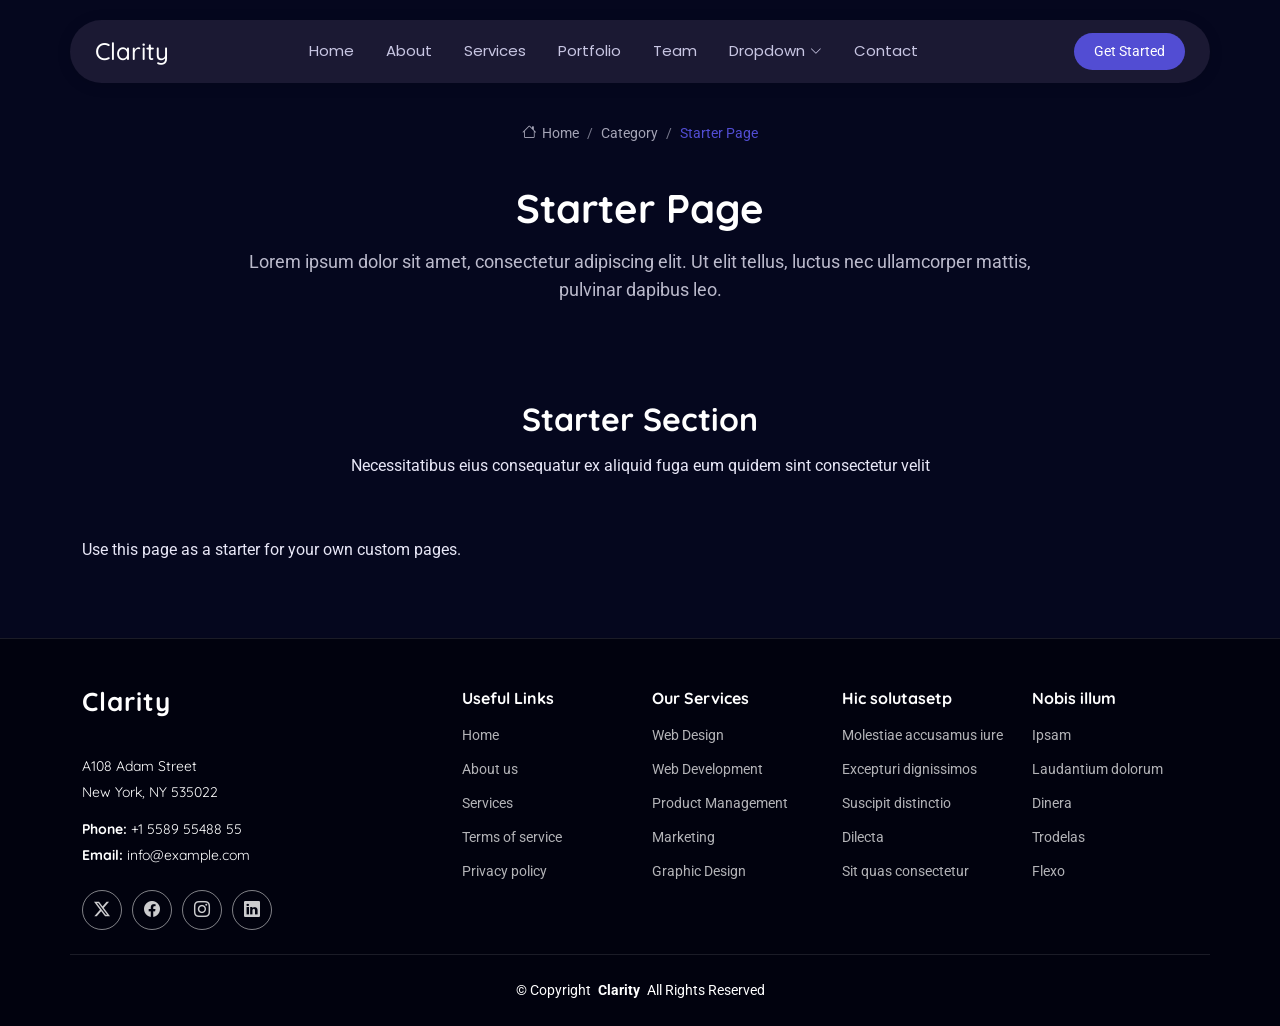
<file: starter-page.html>
<!DOCTYPE html>
<html lang="en">

<head>
  <meta charset="utf-8">
  <meta content="width=device-width, initial-scale=1.0" name="viewport">
  <title>Starter Page - Clarity Bootstrap Template</title>
  <meta name="description" content="">
  <meta name="keywords" content="">

  <!-- Favicons -->
  <link href="assets/img/favicon.png" rel="icon">
  <link href="assets/img/apple-touch-icon.png" rel="apple-touch-icon">

  <!-- Fonts -->
  <link href="https://fonts.googleapis.com" rel="preconnect">
  <link href="https://fonts.gstatic.com" rel="preconnect" crossorigin>
  <link href="https://fonts.googleapis.com/css2?family=Roboto:ital,wght@0,100;0,300;0,400;0,500;0,700;0,900;1,100;1,300;1,400;1,500;1,700;1,900&family=Poppins:ital,wght@0,100;0,200;0,300;0,400;0,500;0,600;0,700;0,800;0,900;1,100;1,200;1,300;1,400;1,500;1,600;1,700;1,800;1,900&family=Quicksand:wght@300;400;500;600;700&display=swap" rel="stylesheet">

  <!-- Vendor CSS Files -->
  <link href="assets/vendor/bootstrap/css/bootstrap.min.css" rel="stylesheet">
  <link href="assets/vendor/bootstrap-icons/bootstrap-icons.css" rel="stylesheet">
  <link href="assets/vendor/aos/aos.css" rel="stylesheet">
  <link href="assets/vendor/swiper/swiper-bundle.min.css" rel="stylesheet">
  <link href="assets/vendor/glightbox/css/glightbox.min.css" rel="stylesheet">

  <!-- Main CSS File -->
  <link href="assets/css/main.css" rel="stylesheet">

  <!-- =======================================================
  * Template Name: Clarity
  * Template URL: https://bootstrapmade.com/clarity-bootstrap-agency-template/
  * Updated: Jun 13 2026 with Bootstrap v5.3.8
  * Author: BootstrapMade.com
  * License: https://bootstrapmade.com/license/
  ======================================================== -->
</head>

<body class="starter-page-page">

  <header id="header" class="header d-flex align-items-center sticky-top">
    <div class="header-container container-fluid container-xl position-relative d-flex align-items-center justify-content-between">

      <a href="index.html" class="logo d-flex align-items-center me-auto me-xl-0">
        <!-- Uncomment the line below if you also wish to use an image logo -->
        <!-- <img src="assets/img/logo.webp" alt=""> -->
        <h1 class="sitename">Clarity</h1>
      </a>

      <nav id="navmenu" class="navmenu">
        <ul>
          <li><a href="#hero">Home</a></li>
          <li><a href="#about">About</a></li>
          <li><a href="#services">Services</a></li>
          <li><a href="#portfolio">Portfolio</a></li>
          <li><a href="#team">Team</a></li>
          <li class="dropdown"><a href="#"><span>Dropdown</span> <i class="bi bi-chevron-down toggle-dropdown"></i></a>
            <ul>
              <li><a href="#">Dropdown 1</a></li>
              <li class="dropdown"><a href="#"><span>Deep Dropdown</span> <i class="bi bi-chevron-down toggle-dropdown"></i></a>
                <ul>
                  <li><a href="#">Deep Dropdown 1</a></li>
                  <li><a href="#">Deep Dropdown 2</a></li>
                  <li><a href="#">Deep Dropdown 3</a></li>
                  <li><a href="#">Deep Dropdown 4</a></li>
                  <li><a href="#">Deep Dropdown 5</a></li>
                </ul>
              </li>
              <li><a href="#">Dropdown 2</a></li>
              <li><a href="#">Dropdown 3</a></li>
              <li><a href="#">Dropdown 4</a></li>
            </ul>
          </li>
          <li><a href="#contact">Contact</a></li>
        </ul>
        <i class="mobile-nav-toggle d-xl-none bi bi-list"></i>
      </nav>

      <a class="btn-getstarted" href="#about">Get Started</a>

    </div>
  </header>

  <main class="main">

    <!-- Page Title -->
    <div class="page-title">
      <div class="breadcrumbs">
        <nav aria-label="breadcrumb">
          <ol class="breadcrumb">
            <li class="breadcrumb-item"><a href="#"><i class="bi bi-house"></i> Home</a></li>
            <li class="breadcrumb-item"><a href="#">Category</a></li>
            <li class="breadcrumb-item active current">Starter Page</li>
          </ol>
        </nav>
      </div>

      <div class="title-wrapper">
        <h1>Starter Page</h1>
        <p>Lorem ipsum dolor sit amet, consectetur adipiscing elit. Ut elit tellus, luctus nec ullamcorper mattis, pulvinar dapibus leo.</p>
      </div>
    </div><!-- End Page Title -->

    <!-- Starter Section Section -->
    <section id="starter-section" class="starter-section section">

      <!-- Section Title -->
      <div class="container section-title" data-aos="fade-up">
        <h2>Starter Section</h2>
        <p>Necessitatibus eius consequatur ex aliquid fuga eum quidem sint consectetur velit</p>
      </div><!-- End Section Title -->

      <div class="container" data-aos="fade-up">
        <p>Use this page as a starter for your own custom pages.</p>
      </div>

    </section><!-- /Starter Section Section -->

  </main>

  <footer id="footer" class="footer position-relative dark-background">

    <div class="container footer-top">
      <div class="row gy-4">
        <div class="col-lg-4 col-md-6 footer-about">
          <a href="index.html" class="logo d-flex align-items-center">
            <span class="sitename">Clarity</span>
          </a>
          <div class="footer-contact pt-3">
            <p>A108 Adam Street</p>
            <p>New York, NY 535022</p>
            <p class="mt-3"><strong>Phone:</strong> <span>+1 5589 55488 55</span></p>
            <p><strong>Email:</strong> <span>info@example.com</span></p>
          </div>
          <div class="social-links d-flex mt-4">
            <a href=""><i class="bi bi-twitter-x"></i></a>
            <a href=""><i class="bi bi-facebook"></i></a>
            <a href=""><i class="bi bi-instagram"></i></a>
            <a href=""><i class="bi bi-linkedin"></i></a>
          </div>
        </div>

        <div class="col-lg-2 col-md-3 footer-links">
          <h4>Useful Links</h4>
          <ul>
            <li><a href="#">Home</a></li>
            <li><a href="#">About us</a></li>
            <li><a href="#">Services</a></li>
            <li><a href="#">Terms of service</a></li>
            <li><a href="#">Privacy policy</a></li>
          </ul>
        </div>

        <div class="col-lg-2 col-md-3 footer-links">
          <h4>Our Services</h4>
          <ul>
            <li><a href="#">Web Design</a></li>
            <li><a href="#">Web Development</a></li>
            <li><a href="#">Product Management</a></li>
            <li><a href="#">Marketing</a></li>
            <li><a href="#">Graphic Design</a></li>
          </ul>
        </div>

        <div class="col-lg-2 col-md-3 footer-links">
          <h4>Hic solutasetp</h4>
          <ul>
            <li><a href="#">Molestiae accusamus iure</a></li>
            <li><a href="#">Excepturi dignissimos</a></li>
            <li><a href="#">Suscipit distinctio</a></li>
            <li><a href="#">Dilecta</a></li>
            <li><a href="#">Sit quas consectetur</a></li>
          </ul>
        </div>

        <div class="col-lg-2 col-md-3 footer-links">
          <h4>Nobis illum</h4>
          <ul>
            <li><a href="#">Ipsam</a></li>
            <li><a href="#">Laudantium dolorum</a></li>
            <li><a href="#">Dinera</a></li>
            <li><a href="#">Trodelas</a></li>
            <li><a href="#">Flexo</a></li>
          </ul>
        </div>

      </div>
    </div>

    <div class="container copyright text-center mt-4">
      <p>© <span>Copyright</span> <strong class="px-1 sitename">Clarity</strong> <span>All Rights Reserved</span></p>
    </div>

  </footer>

  <!-- Scroll Top -->
  <a href="#" id="scroll-top" class="scroll-top d-flex align-items-center justify-content-center"><i class="bi bi-arrow-up-short"></i></a>

  <!-- Preloader -->
  <div id="preloader"></div>

  <!-- Vendor JS Files -->
  <script src="assets/vendor/bootstrap/js/bootstrap.bundle.min.js"></script>
  <script src="assets/vendor/php-email-form/validate.js"></script>
  <script src="assets/vendor/aos/aos.js"></script>
  <script src="assets/vendor/purecounter/purecounter_vanilla.js"></script>
  <script src="assets/vendor/imagesloaded/imagesloaded.pkgd.min.js"></script>
  <script src="assets/vendor/isotope-layout/isotope.pkgd.min.js"></script>
  <script src="assets/vendor/swiper/swiper-bundle.min.js"></script>
  <script src="assets/vendor/glightbox/js/glightbox.min.js"></script>

  <!-- Main JS File -->
  <script src="assets/js/main.js"></script>

</body>

</html>
</file>
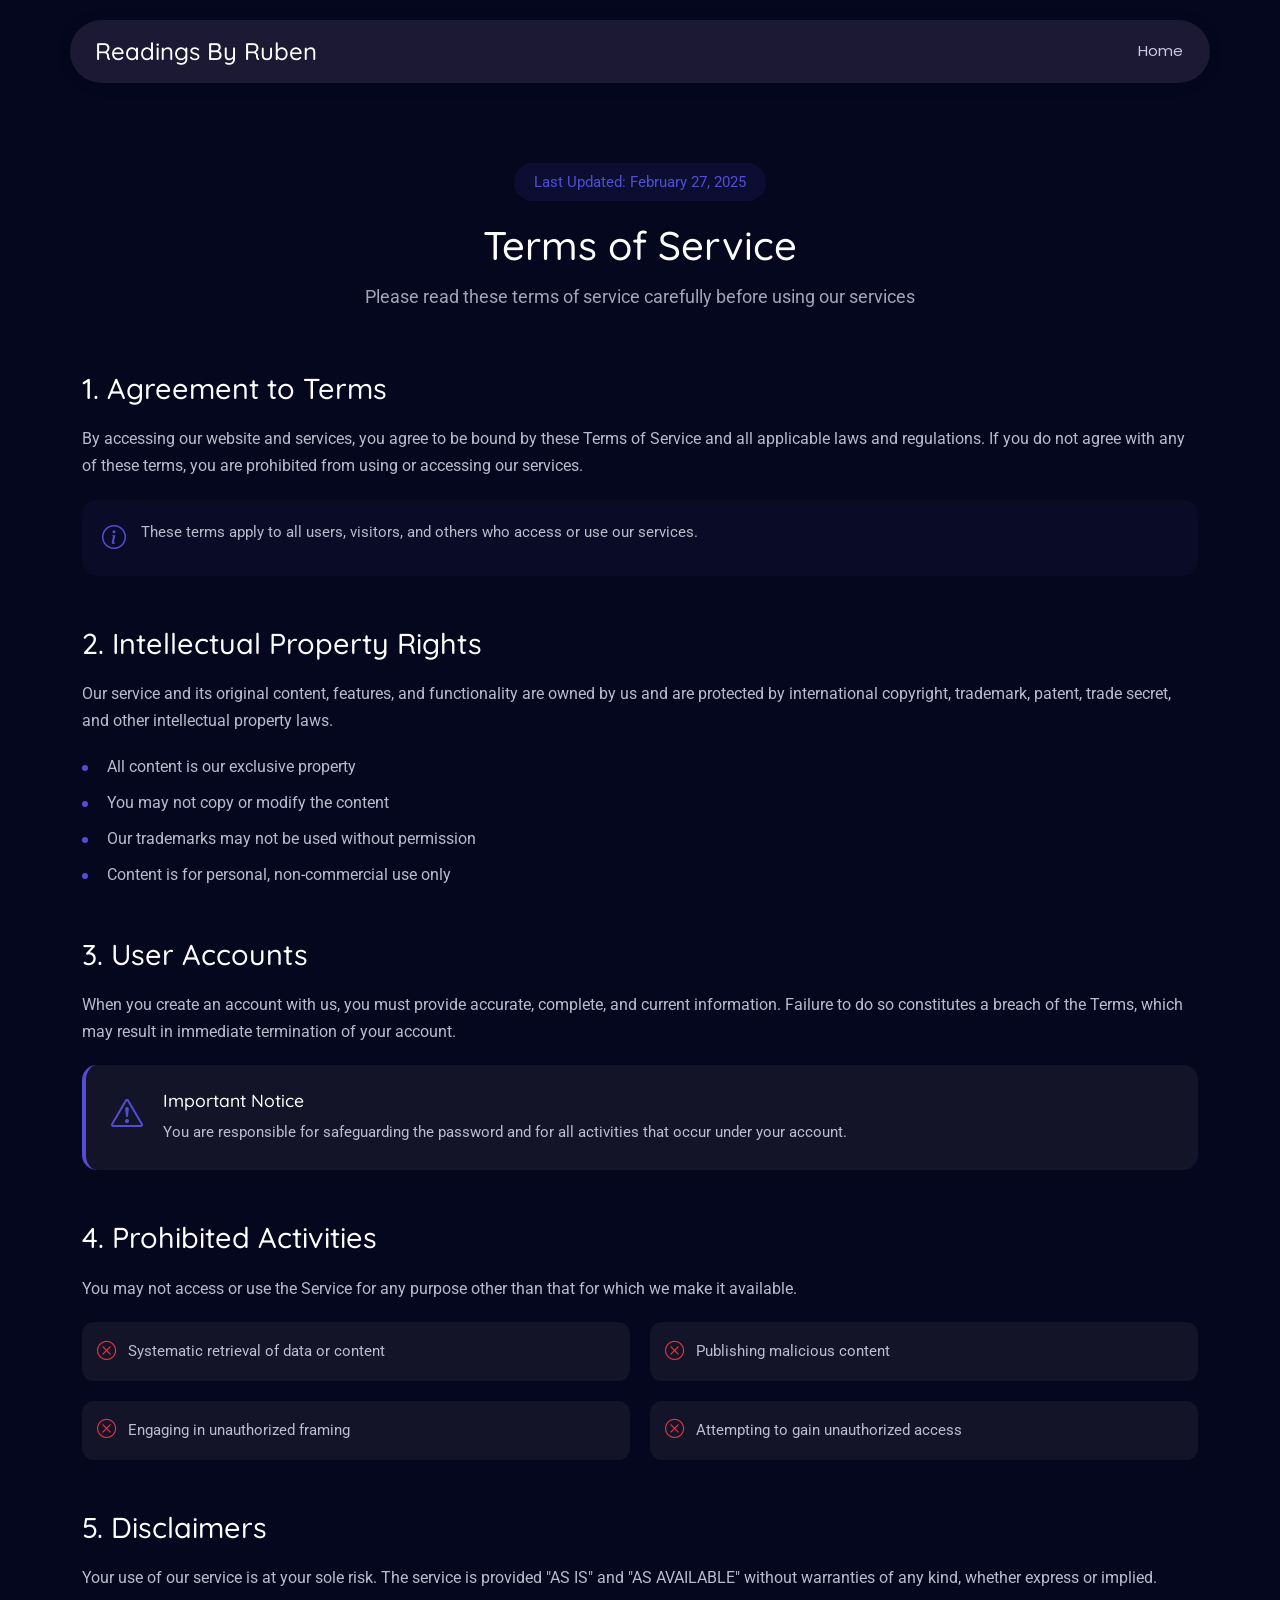
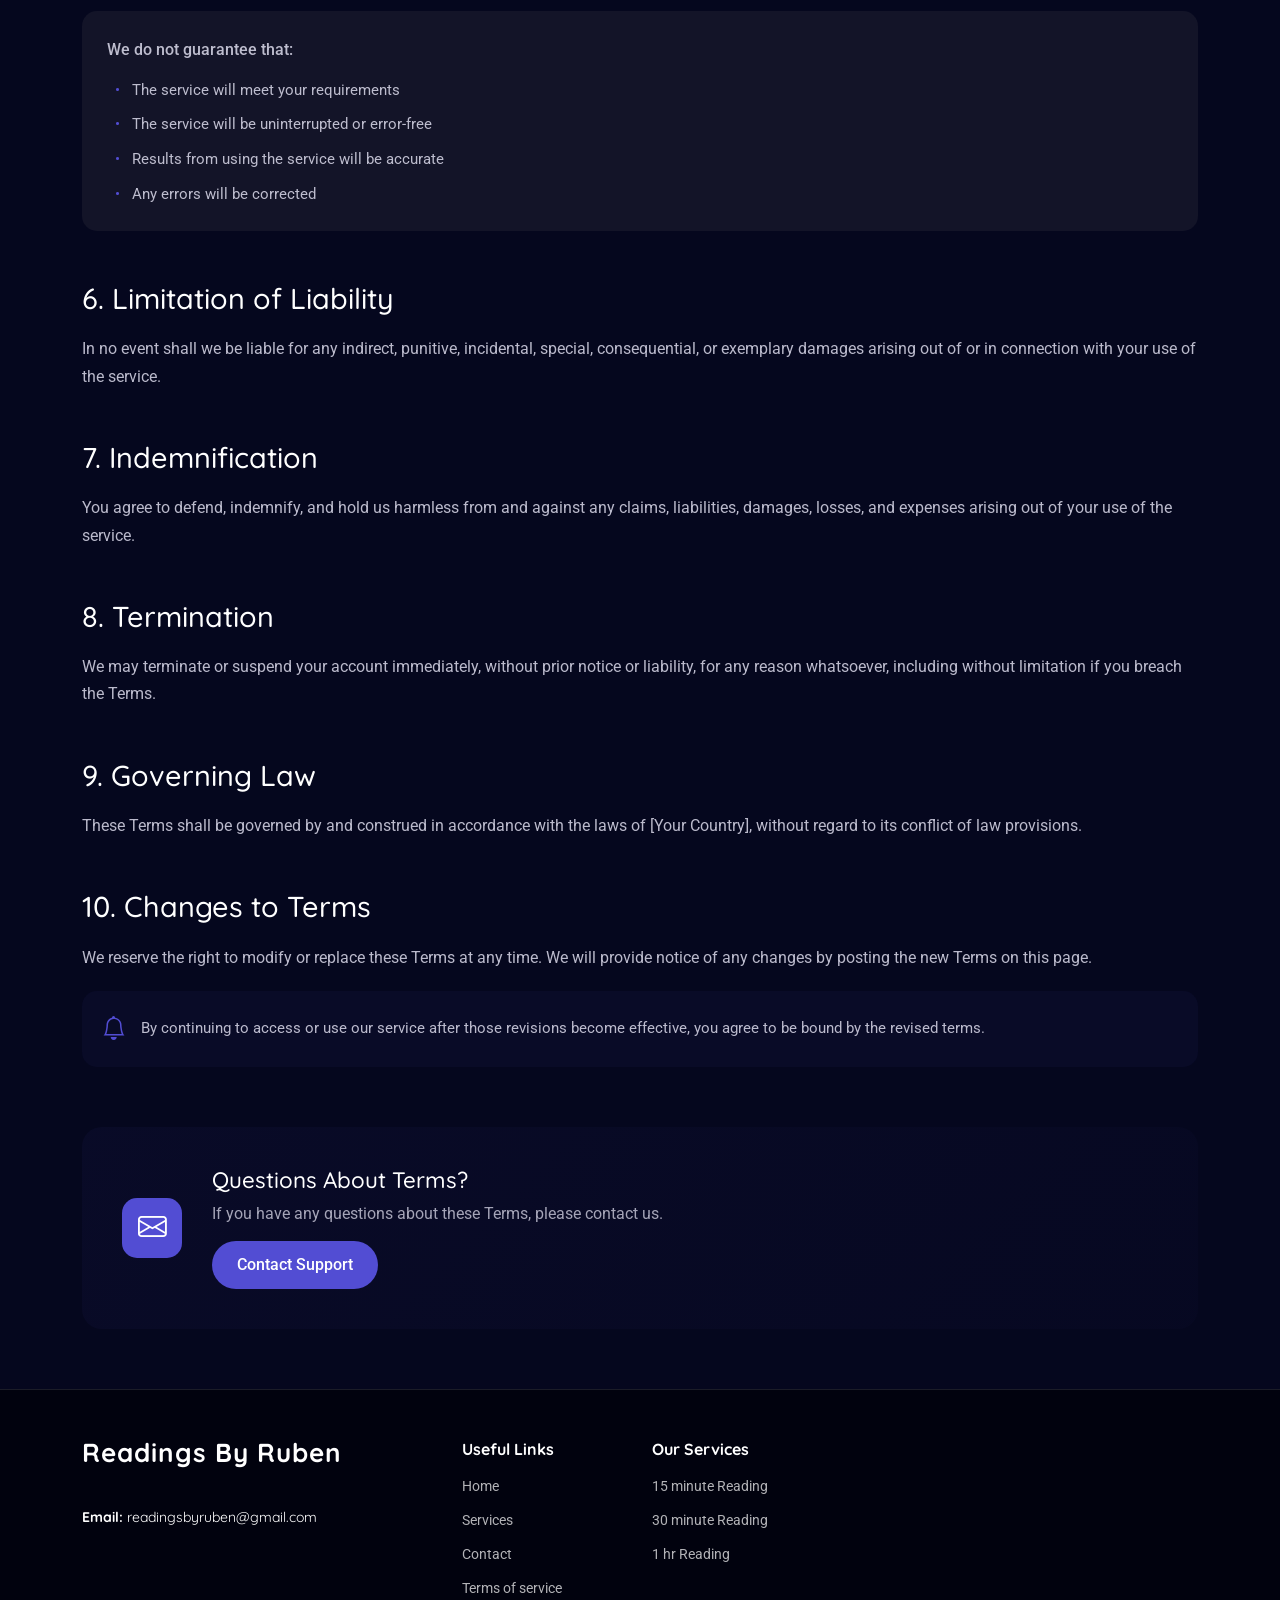
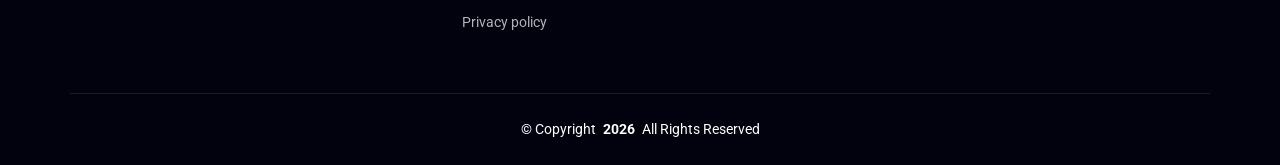
<file: terms.html>
<!DOCTYPE html>
<html lang="en">

<head>
  <meta charset="utf-8">
  <meta content="width=device-width, initial-scale=1.0" name="viewport">
  <title>Terms - Readings By Ruben</title>
  <meta name="description" content="">
  <meta name="keywords" content="">

  <!-- Favicons -->
  <link href="assets/img/favicon.png" rel="icon">
  <link href="assets/img/apple-touch-icon.png" rel="apple-touch-icon">

  <!-- Fonts -->
  <link href="https://fonts.googleapis.com" rel="preconnect">
  <link href="https://fonts.gstatic.com" rel="preconnect" crossorigin>
  <link href="https://fonts.googleapis.com/css2?family=Roboto:ital,wght@0,100;0,300;0,400;0,500;0,700;0,900;1,100;1,300;1,400;1,500;1,700;1,900&family=Poppins:ital,wght@0,100;0,200;0,300;0,400;0,500;0,600;0,700;0,800;0,900;1,100;1,200;1,300;1,400;1,500;1,600;1,700;1,800;1,900&family=Quicksand:wght@300;400;500;600;700&display=swap" rel="stylesheet">

  <!-- Vendor CSS Files -->
  <link href="assets/vendor/bootstrap/css/bootstrap.min.css" rel="stylesheet">
  <link href="assets/vendor/bootstrap-icons/bootstrap-icons.css" rel="stylesheet">
  <link href="assets/vendor/aos/aos.css" rel="stylesheet">
  <link href="assets/vendor/swiper/swiper-bundle.min.css" rel="stylesheet">
  <link href="assets/vendor/glightbox/css/glightbox.min.css" rel="stylesheet">

  <!-- Main CSS File -->
  <link href="assets/css/main.css" rel="stylesheet">

  <!-- =======================================================
  * Template Name: Clarity
  * Template URL: https://bootstrapmade.com/clarity-bootstrap-agency-template/
  * Updated: Jun 13 2026 with Bootstrap v5.3.8
  * Author: BootstrapMade.com
  * License: https://bootstrapmade.com/license/
  ======================================================== -->
</head>

<body class="terms-page">

  <header id="header" class="header d-flex align-items-center sticky-top">
    <div class="header-container container-fluid container-xl position-relative d-flex align-items-center justify-content-between">

      <a href="index.html" class="logo d-flex align-items-center me-auto me-xl-0">
        <!-- Uncomment the line below if you also wish to use an image logo -->
        <!-- <img src="assets/img/logo.webp" alt=""> -->
        <h1 class="sitename">Readings By Ruben</h1>
      </a>

      <nav id="navmenu" class="navmenu">
        <ul>
          <li><a href="#hero">Home</a></li>
        </ul>
        <i class="mobile-nav-toggle d-xl-none bi bi-list"></i>
      </nav>

      
    </div>
  </header>

  <main class="main">

    <!-- Terms Of Service Section -->
    <section id="terms-of-service" class="terms-of-service section">

      <div class="container" data-aos="fade-up">
        <!-- Page Header -->
        <div class="tos-header text-center" data-aos="fade-up">
          <span class="last-updated">Last Updated: February 27, 2025</span>
          <h2>Terms of Service</h2>
          <p>Please read these terms of service carefully before using our services</p>
        </div>

        <!-- Content -->
        <div class="tos-content" data-aos="fade-up" data-aos-delay="200">
          <!-- Agreement Section -->
          <div id="agreement" class="content-section">
            <h3>1. Agreement to Terms</h3>
            <p>By accessing our website and services, you agree to be bound by these Terms of Service and all applicable laws and regulations. If you do not agree with any of these terms, you are prohibited from using or accessing our services.</p>
            <div class="info-box">
              <i class="bi bi-info-circle"></i>
              <p>These terms apply to all users, visitors, and others who access or use our services.</p>
            </div>
          </div>

          <!-- Intellectual Property -->
          <div id="intellectual-property" class="content-section">
            <h3>2. Intellectual Property Rights</h3>
            <p>Our service and its original content, features, and functionality are owned by us and are protected by international copyright, trademark, patent, trade secret, and other intellectual property laws.</p>
            <ul class="list-items">
              <li>All content is our exclusive property</li>
              <li>You may not copy or modify the content</li>
              <li>Our trademarks may not be used without permission</li>
              <li>Content is for personal, non-commercial use only</li>
            </ul>
          </div>

          <!-- User Accounts -->
          <div id="user-accounts" class="content-section">
            <h3>3. User Accounts</h3>
            <p>When you create an account with us, you must provide accurate, complete, and current information. Failure to do so constitutes a breach of the Terms, which may result in immediate termination of your account.</p>
            <div class="alert-box">
              <i class="bi bi-exclamation-triangle"></i>
              <div class="alert-content">
                <h5>Important Notice</h5>
                <p>You are responsible for safeguarding the password and for all activities that occur under your account.</p>
              </div>
            </div>
          </div>

          <!-- Prohibited Activities -->
          <div id="prohibited" class="content-section">
            <h3>4. Prohibited Activities</h3>
            <p>You may not access or use the Service for any purpose other than that for which we make it available.</p>
            <div class="prohibited-list">
              <div class="prohibited-item">
                <i class="bi bi-x-circle"></i>
                <span>Systematic retrieval of data or content</span>
              </div>
              <div class="prohibited-item">
                <i class="bi bi-x-circle"></i>
                <span>Publishing malicious content</span>
              </div>
              <div class="prohibited-item">
                <i class="bi bi-x-circle"></i>
                <span>Engaging in unauthorized framing</span>
              </div>
              <div class="prohibited-item">
                <i class="bi bi-x-circle"></i>
                <span>Attempting to gain unauthorized access</span>
              </div>
            </div>
          </div>

          <!-- Disclaimers -->
          <div id="disclaimer" class="content-section">
            <h3>5. Disclaimers</h3>
            <p>Your use of our service is at your sole risk. The service is provided "AS IS" and "AS AVAILABLE" without warranties of any kind, whether express or implied.</p>
            <div class="disclaimer-box">
              <p>We do not guarantee that:</p>
              <ul>
                <li>The service will meet your requirements</li>
                <li>The service will be uninterrupted or error-free</li>
                <li>Results from using the service will be accurate</li>
                <li>Any errors will be corrected</li>
              </ul>
            </div>
          </div>

          <!-- Limitation of Liability -->
          <div id="limitation" class="content-section">
            <h3>6. Limitation of Liability</h3>
            <p>In no event shall we be liable for any indirect, punitive, incidental, special, consequential, or exemplary damages arising out of or in connection with your use of the service.</p>
          </div>

          <!-- Indemnification -->
          <div id="indemnification" class="content-section">
            <h3>7. Indemnification</h3>
            <p>You agree to defend, indemnify, and hold us harmless from and against any claims, liabilities, damages, losses, and expenses arising out of your use of the service.</p>
          </div>

          <!-- Termination -->
          <div id="termination" class="content-section">
            <h3>8. Termination</h3>
            <p>We may terminate or suspend your account immediately, without prior notice or liability, for any reason whatsoever, including without limitation if you breach the Terms.</p>
          </div>

          <!-- Governing Law -->
          <div id="governing-law" class="content-section">
            <h3>9. Governing Law</h3>
            <p>These Terms shall be governed by and construed in accordance with the laws of [Your Country], without regard to its conflict of law provisions.</p>
          </div>

          <!-- Changes -->
          <div id="changes" class="content-section">
            <h3>10. Changes to Terms</h3>
            <p>We reserve the right to modify or replace these Terms at any time. We will provide notice of any changes by posting the new Terms on this page.</p>
            <div class="notice-box">
              <i class="bi bi-bell"></i>
              <p>By continuing to access or use our service after those revisions become effective, you agree to be bound by the revised terms.</p>
            </div>
          </div>
        </div>

        <!-- Contact Section -->
        <div class="tos-contact" data-aos="fade-up" data-aos-delay="300">
          <div class="contact-box">
            <div class="contact-icon">
              <i class="bi bi-envelope"></i>
            </div>
            <div class="contact-content">
              <h4>Questions About Terms?</h4>
              <p>If you have any questions about these Terms,  please contact us.</p>
              <a href="#" class="contact-link">Contact Support</a>
            </div>
          </div>
        </div>
      </div>

    </section><!-- /Terms Of Service Section -->

  </main>

  <footer id="footer" class="footer position-relative dark-background">

    <div class="container footer-top">
      <div class="row gy-4">
        <div class="col-lg-4 col-md-6 footer-about">
          <a href="index.html" class="logo d-flex align-items-center">
            <span class="sitename">Readings By Ruben</span>
          </a>
          <div class="footer-contact pt-3">
            
            <p><strong>Email:</strong> <span>readingsbyruben@gmail.com</span></p>
          </div>
        </div>

        <div class="col-lg-2 col-md-3 footer-links">
          <h4>Useful Links</h4>
          <ul>
            <li><a href="#">Home</a></li>
            <li><a href="#">Services</a></li>
            <li><a href="#">Contact</a></li>
            <li><a href="#">Terms of service</a></li>
            <li><a href="#">Privacy policy</a></li>
          </ul>
        </div>

        <div class="col-lg-2 col-md-3 footer-links">
          <h4>Our Services</h4>
          <ul>
            <li><a href="#">15 minute Reading</a></li>
            <li><a href="#">30 minute Reading</a></li>
            <li><a href="#">1 hr Reading</a></li>
          </ul>
        </div>


      </div>
    </div>

    <div class="container copyright text-center mt-4">
      <p>© <span>Copyright</span> <strong class="px-1 sitename">2026</strong> <span>All Rights Reserved</span></p>
    </div>

  </footer>

  <!-- Scroll Top -->
  <a href="#" id="scroll-top" class="scroll-top d-flex align-items-center justify-content-center"><i class="bi bi-arrow-up-short"></i></a>

  <!-- Preloader -->
  <div id="preloader"></div>

  <!-- Vendor JS Files -->
  <script src="assets/vendor/bootstrap/js/bootstrap.bundle.min.js"></script>
  <script src="assets/vendor/php-email-form/validate.js"></script>
  <script src="assets/vendor/aos/aos.js"></script>
  <script src="assets/vendor/purecounter/purecounter_vanilla.js"></script>
  <script src="assets/vendor/imagesloaded/imagesloaded.pkgd.min.js"></script>
  <script src="assets/vendor/isotope-layout/isotope.pkgd.min.js"></script>
  <script src="assets/vendor/swiper/swiper-bundle.min.js"></script>
  <script src="assets/vendor/glightbox/js/glightbox.min.js"></script>

  <!-- Main JS File -->
  <script src="assets/js/main.js"></script>

</body>

</html>
</file>
<file: assets/css/main.css>
/**
* Template Name: Clarity
* Template URL: https://bootstrapmade.com/clarity-bootstrap-agency-template/
* Updated: Sep 13 2025 with Bootstrap v5.3.8
* Author: BootstrapMade.com
* License: https://bootstrapmade.com/license/
*/

@charset "UTF-8";

/*--------------------------------------------------------------
# Font & Color Variables
# Help: https://bootstrapmade.com/color-system/
--------------------------------------------------------------*/
/* Fonts */
:root {
  --default-font: "Roboto",  system-ui, -apple-system, "Segoe UI", Roboto, "Helvetica Neue", Arial, "Noto Sans", "Liberation Sans", sans-serif, "Apple Color Emoji", "Segoe UI Emoji", "Segoe UI Symbol", "Noto Color Emoji";
  --heading-font: "Quicksand",  sans-serif;
  --nav-font: "Poppins",  sans-serif;
}

/* Global Colors - The following color variables are used throughout the website. Updating them here will change the color scheme of the entire website */
:root { 
  --background-color: #05071e; /* Background color for the entire website, including individual sections */
  --default-color: #e8e7f7; /* Default color used for the majority of the text content across the entire website */
  --heading-color: #ffffff; /* Color for headings, subheadings and title throughout the website */
  --accent-color: #524dd3; /* Accent color that represents your brand on the website. It's used for buttons, links, and other elements that need to stand out */
  --surface-color: #131428; /* The surface color is used as a background of boxed elements within sections, such as cards, icon boxes, or other elements that require a visual separation from the global background. */
  --contrast-color: #ffffff; /* Contrast color for text, ensuring readability against backgrounds of accent, heading, or default colors. */
}

/* Nav Menu Colors - The following color variables are used specifically for the navigation menu. They are separate from the global colors to allow for more customization options */
:root {
  --nav-color: #c8c6e3;  /* The default color of the main navmenu links */
  --nav-hover-color: #ffffff; /* Applied to main navmenu links when they are hovered over or active */
  --nav-mobile-background-color: #03051f; /* Used as the background color for mobile navigation menu */
  --nav-dropdown-background-color: #1f2240; /* Used as the background color for dropdown items that appear when hovering over primary navigation items */
  --nav-dropdown-color: #c8c6e3; /* Used for navigation links of the dropdown items in the navigation menu. */
  --nav-dropdown-hover-color: #ffffff; /* Similar to --nav-hover-color, this color is applied to dropdown navigation links when they are hovered over. */
}

/* Color Presets - These classes override global colors when applied to any section or element, providing reuse of the sam color scheme. */

.light-background {
  --background-color: #0c114a;
  --surface-color: #131b76;
}

.dark-background {
  --background-color: #01020e;
  --default-color: #ffffff;
  --heading-color: #ffffff;
  --surface-color: #252525;
  --contrast-color: #ffffff;
}

/* Smooth scroll */
:root {
  scroll-behavior: smooth;
}

/*--------------------------------------------------------------
# General Styling & Shared Classes
--------------------------------------------------------------*/
body {
  color: var(--default-color);
  background-color: var(--background-color);
  font-family: var(--default-font);
}

a {
  color: var(--accent-color);
  text-decoration: none;
  transition: 0.3s;
}

a:hover {
  color: color-mix(in srgb, var(--accent-color), transparent 25%);
  text-decoration: none;
}

h1,
h2,
h3,
h4,
h5,
h6 {
  color: var(--heading-color);
  font-family: var(--heading-font);
}

/* PHP Email Form Messages
------------------------------*/
.php-email-form .error-message {
  display: none;
  background: #df1529;
  color: #ffffff;
  text-align: left;
  padding: 15px;
  margin-bottom: 24px;
  font-weight: 600;
}

.php-email-form .sent-message {
  display: none;
  color: #ffffff;
  background: #059652;
  text-align: center;
  padding: 15px;
  margin-bottom: 24px;
  font-weight: 600;
}

.php-email-form .loading {
  display: none;
  background: var(--surface-color);
  text-align: center;
  padding: 15px;
  margin-bottom: 24px;
}

.php-email-form .loading:before {
  content: "";
  display: inline-block;
  border-radius: 50%;
  width: 24px;
  height: 24px;
  margin: 0 10px -6px 0;
  border: 3px solid var(--accent-color);
  border-top-color: var(--surface-color);
  animation: php-email-form-loading 1s linear infinite;
}

@keyframes php-email-form-loading {
  0% {
    transform: rotate(0deg);
  }

  100% {
    transform: rotate(360deg);
  }
}

/*--------------------------------------------------------------
# Global Header
--------------------------------------------------------------*/
.header {
  --background-color: rgba(255, 255, 255, 0);
  --surface-color: #1b1933;
  color: var(--default-color);
  background-color: var(--background-color);
  padding: 20px 0;
  transition: all 0.5s;
  z-index: 997;
}

.header .header-container {
  background: var(--surface-color);
  border-radius: 50px;
  padding: 5px 25px;
  box-shadow: 0px 2px 15px rgba(0, 0, 0, 0.1);
}

.header .logo {
  line-height: 1;
}

.header .logo img {
  max-height: 36px;
  margin-right: 8px;
}

.header .logo h1 {
  font-size: 24px;
  margin: 0;
  font-weight: 500;
  color: var(--heading-color);
}

.header .btn-getstarted,
.header .btn-getstarted:focus {
  color: var(--contrast-color);
  background: var(--accent-color);
  font-size: 14px;
  padding: 8px 20px;
  margin: 0 0 0 30px;
  border-radius: 50px;
  transition: 0.3s;
}

.header .btn-getstarted:hover,
.header .btn-getstarted:focus:hover {
  color: var(--contrast-color);
  background: color-mix(in srgb, var(--accent-color), transparent 15%);
}

@media (max-width: 1200px) {
  .header {
    padding-top: 10px;
  }

  .header .header-container {
    margin-left: 10px;
    margin-right: 10px;
    padding: 10px 5px 10px 15px;
  }

  .header .logo {
    order: 1;
  }

  .header .btn-getstarted {
    order: 2;
    margin: 0 10px 0 0;
    padding: 6px 15px;
  }

  .header .navmenu {
    order: 3;
  }
}

/*--------------------------------------------------------------
# Navigation Menu
--------------------------------------------------------------*/
/* Desktop Navigation */
@media (min-width: 1200px) {
  .navmenu {
    padding: 0;
  }

  .navmenu ul {
    margin: 0;
    padding: 0;
    display: flex;
    list-style: none;
    align-items: center;
  }

  .navmenu li {
    position: relative;
  }

  .navmenu>ul>li {
    white-space: nowrap;
    padding: 15px 14px;
  }

  .navmenu>ul>li:last-child {
    padding-right: 0;
  }

  .navmenu a,
  .navmenu a:focus {
    color: var(--nav-color);
    font-size: 15px;
    padding: 0 2px;
    font-family: var(--nav-font);
    font-weight: 400;
    display: flex;
    align-items: center;
    justify-content: space-between;
    white-space: nowrap;
    transition: 0.3s;
    position: relative;
  }

  .navmenu a i,
  .navmenu a:focus i {
    font-size: 12px;
    line-height: 0;
    margin-left: 5px;
    transition: 0.3s;
  }

  .navmenu>ul>li>a:before {
    content: "";
    position: absolute;
    width: 100%;
    height: 2px;
    bottom: -6px;
    left: 0;
    background-color: var(--accent-color);
    visibility: hidden;
    width: 0px;
    transition: all 0.3s ease-in-out 0s;
  }

  .navmenu a:hover:before,
  .navmenu li:hover>a:before,
  .navmenu .active:before {
    visibility: visible;
    width: 100%;
  }

  .navmenu li:hover>a,
  .navmenu .active,
  .navmenu .active:focus {
    color: var(--nav-hover-color);
  }

  .navmenu .dropdown ul {
    margin: 0;
    padding: 10px 0;
    background: var(--nav-dropdown-background-color);
    display: block;
    position: absolute;
    visibility: hidden;
    left: 14px;
    top: 130%;
    opacity: 0;
    transition: 0.3s;
    border-radius: 4px;
    z-index: 99;
    box-shadow: 0px 0px 30px rgba(0, 0, 0, 0.1);
  }

  .navmenu .dropdown ul li {
    min-width: 200px;
  }

  .navmenu .dropdown ul a {
    padding: 10px 20px;
    font-size: 15px;
    text-transform: none;
    color: var(--nav-dropdown-color);
  }

  .navmenu .dropdown ul a i {
    font-size: 12px;
  }

  .navmenu .dropdown ul a:hover,
  .navmenu .dropdown ul .active:hover,
  .navmenu .dropdown ul li:hover>a {
    color: var(--nav-dropdown-hover-color);
  }

  .navmenu .dropdown:hover>ul {
    opacity: 1;
    top: 100%;
    visibility: visible;
  }

  .navmenu .dropdown .dropdown ul {
    top: 0;
    left: -90%;
    visibility: hidden;
  }

  .navmenu .dropdown .dropdown:hover>ul {
    opacity: 1;
    top: 0;
    left: -100%;
    visibility: visible;
  }
}

/* Mobile Navigation */
@media (max-width: 1199px) {
  .mobile-nav-toggle {
    color: var(--nav-color);
    font-size: 28px;
    line-height: 0;
    margin-right: 10px;
    cursor: pointer;
    transition: color 0.3s;
  }

  .navmenu {
    padding: 0;
    z-index: 9997;
  }

  .navmenu ul {
    display: none;
    list-style: none;
    position: absolute;
    inset: 60px 20px 20px 20px;
    padding: 10px 0;
    margin: 0;
    border-radius: 6px;
    background-color: var(--nav-mobile-background-color);
    border: 1px solid color-mix(in srgb, var(--default-color), transparent 90%);
    box-shadow: none;
    overflow-y: auto;
    transition: 0.3s;
    z-index: 9998;
  }

  .navmenu a,
  .navmenu a:focus {
    color: var(--nav-dropdown-color);
    padding: 10px 20px;
    font-family: var(--nav-font);
    font-size: 17px;
    font-weight: 500;
    display: flex;
    align-items: center;
    justify-content: space-between;
    white-space: nowrap;
    transition: 0.3s;
  }

  .navmenu a i,
  .navmenu a:focus i {
    font-size: 12px;
    line-height: 0;
    margin-left: 5px;
    width: 30px;
    height: 30px;
    display: flex;
    align-items: center;
    justify-content: center;
    border-radius: 50%;
    transition: 0.3s;
    background-color: color-mix(in srgb, var(--accent-color), transparent 90%);
  }

  .navmenu a i:hover,
  .navmenu a:focus i:hover {
    background-color: var(--accent-color);
    color: var(--contrast-color);
  }

  .navmenu a:hover,
  .navmenu .active,
  .navmenu .active:focus {
    color: var(--nav-dropdown-hover-color);
  }

  .navmenu .active i,
  .navmenu .active:focus i {
    background-color: var(--accent-color);
    color: var(--contrast-color);
    transform: rotate(180deg);
  }

  .navmenu .dropdown ul {
    position: static;
    display: none;
    z-index: 99;
    padding: 10px 0;
    margin: 10px 20px;
    background-color: var(--nav-dropdown-background-color);
    transition: all 0.5s ease-in-out;
  }

  .navmenu .dropdown ul ul {
    background-color: rgba(33, 37, 41, 0.1);
  }

  .navmenu .dropdown>.dropdown-active {
    display: block;
    background-color: rgba(33, 37, 41, 0.03);
  }

  .mobile-nav-active {
    overflow: hidden;
  }

  .mobile-nav-active .mobile-nav-toggle {
    color: #fff;
    position: absolute;
    font-size: 32px;
    top: 15px;
    right: 15px;
    margin-right: 0;
    z-index: 9999;
  }

  .mobile-nav-active .navmenu {
    position: fixed;
    overflow: hidden;
    inset: 0;
    background: rgba(33, 37, 41, 0.8);
    transition: 0.3s;
  }

  .mobile-nav-active .navmenu>ul {
    display: block;
  }
}

/*--------------------------------------------------------------
# Global Footer
--------------------------------------------------------------*/
.footer {
  color: var(--default-color);
  background-color: var(--background-color);
  font-size: 14px;
  position: relative;
  border-top: 1px solid color-mix(in srgb, var(--default-color), transparent 90%);
}

.footer .footer-top {
  padding-top: 50px;
}

.footer .footer-about .logo {
  line-height: 1;
  margin-bottom: 25px;
}

.footer .footer-about .logo img {
  max-height: 40px;
  margin-right: 6px;
}

.footer .footer-about .logo span {
  color: var(--heading-color);
  font-family: var(--heading-font);
  font-size: 26px;
  font-weight: 700;
  letter-spacing: 1px;
}

.footer .footer-about p {
  font-size: 14px;
  font-family: var(--heading-font);
}

.footer .social-links a {
  display: flex;
  align-items: center;
  justify-content: center;
  width: 40px;
  height: 40px;
  border-radius: 50%;
  border: 1px solid color-mix(in srgb, var(--default-color), transparent 50%);
  font-size: 16px;
  color: color-mix(in srgb, var(--default-color), transparent 20%);
  margin-right: 10px;
  transition: 0.3s;
}

.footer .social-links a:hover {
  color: var(--accent-color);
  border-color: var(--accent-color);
}

.footer h4 {
  font-size: 16px;
  font-weight: bold;
  position: relative;
  padding-bottom: 12px;
}

.footer .footer-links {
  margin-bottom: 30px;
}

.footer .footer-links ul {
  list-style: none;
  padding: 0;
  margin: 0;
}

.footer .footer-links ul i {
  padding-right: 2px;
  font-size: 12px;
  line-height: 0;
}

.footer .footer-links ul li {
  padding: 10px 0;
  display: flex;
  align-items: center;
}

.footer .footer-links ul li:first-child {
  padding-top: 0;
}

.footer .footer-links ul a {
  color: color-mix(in srgb, var(--default-color), transparent 30%);
  display: inline-block;
  line-height: 1;
}

.footer .footer-links ul a:hover {
  color: var(--accent-color);
}

.footer .footer-contact p {
  margin-bottom: 5px;
}

.footer .copyright {
  padding: 25px 0;
  border-top: 1px solid color-mix(in srgb, var(--default-color), transparent 90%);
}

.footer .copyright p {
  margin-bottom: 0;
}

.footer .credits {
  margin-top: 8px;
  font-size: 13px;
}

/*--------------------------------------------------------------
# Preloader
--------------------------------------------------------------*/
#preloader {
  position: fixed;
  inset: 0;
  z-index: 999999;
  overflow: hidden;
  background: var(--background-color);
  transition: all 0.6s ease-out;
}

#preloader:before {
  content: "";
  position: fixed;
  top: calc(50% - 30px);
  left: calc(50% - 30px);
  border: 6px solid #ffffff;
  border-color: var(--accent-color) transparent var(--accent-color) transparent;
  border-radius: 50%;
  width: 60px;
  height: 60px;
  animation: animate-preloader 1.5s linear infinite;
}

@keyframes animate-preloader {
  0% {
    transform: rotate(0deg);
  }

  100% {
    transform: rotate(360deg);
  }
}

/*--------------------------------------------------------------
# Scroll Top Button
--------------------------------------------------------------*/
.scroll-top {
  position: fixed;
  visibility: hidden;
  opacity: 0;
  right: 15px;
  bottom: -15px;
  z-index: 99999;
  background-color: var(--accent-color);
  width: 44px;
  height: 44px;
  border-radius: 50px;
  transition: all 0.4s;
}

.scroll-top i {
  font-size: 24px;
  color: var(--contrast-color);
  line-height: 0;
}

.scroll-top:hover {
  background-color: color-mix(in srgb, var(--accent-color), transparent 20%);
  color: var(--contrast-color);
}

.scroll-top.active {
  visibility: visible;
  opacity: 1;
  bottom: 15px;
}

/*--------------------------------------------------------------
# Disable aos animation delay on mobile devices
--------------------------------------------------------------*/
@media screen and (max-width: 768px) {
  [data-aos-delay] {
    transition-delay: 0 !important;
  }
}

/*--------------------------------------------------------------
# Global Page Titles & Breadcrumbs
--------------------------------------------------------------*/
.page-title {
  text-align: center;
  padding: 20px 0;
}

.page-title .breadcrumbs {
  margin-bottom: 1.5rem;
}

.page-title .breadcrumbs .breadcrumb {
  justify-content: center;
  margin: 0;
  padding: 0;
  background: none;
}

.page-title .breadcrumbs .breadcrumb .breadcrumb-item {
  font-size: 0.9rem;
  color: color-mix(in srgb, var(--default-color), transparent 30%);
}

.page-title .breadcrumbs .breadcrumb .breadcrumb-item.active {
  color: var(--accent-color);
}

.page-title .breadcrumbs .breadcrumb .breadcrumb-item a {
  color: inherit;
  text-decoration: none;
  transition: color 0.3s ease;
}

.page-title .breadcrumbs .breadcrumb .breadcrumb-item a:hover {
  color: var(--accent-color);
}

.page-title .breadcrumbs .breadcrumb .breadcrumb-item a i {
  font-size: 0.9rem;
  margin-right: 0.2rem;
}

.page-title .breadcrumbs .breadcrumb .breadcrumb-item+.breadcrumb-item::before {
  color: color-mix(in srgb, var(--default-color), transparent 50%);
}

.page-title .title-wrapper {
  max-width: 800px;
  margin: 0 auto;
  padding: 1rem 0;
}

.page-title .title-wrapper h1 {
  font-size: 2.5rem;
  margin-bottom: 1rem;
  font-weight: 700;
  color: var(--heading-color);
}

.page-title .title-wrapper p {
  font-size: 1.1rem;
  color: color-mix(in srgb, var(--default-color), transparent 20%);
  margin: 0;
  line-height: 1.6;
}

@media (max-width: 768px) {
  .page-title .title-wrapper h1 {
    font-size: 2rem;
  }

  .page-title .title-wrapper p {
    font-size: 1rem;
  }
}

@media (max-width: 576px) {
  .page-title .title-wrapper h1 {
    font-size: 1.75rem;
  }
}

/*--------------------------------------------------------------
# Global Sections
--------------------------------------------------------------*/
section,
.section {
  color: var(--default-color);
  background-color: var(--background-color);
  padding: 60px 0;
  scroll-margin-top: 90px;
  overflow: clip;
}

@media (max-width: 1199px) {

  section,
  .section {
    scroll-margin-top: 66px;
  }
}

/*--------------------------------------------------------------
# Global Section Titles
--------------------------------------------------------------*/
.section-title {
  text-align: center;
  padding-bottom: 60px;
  position: relative;
}

.section-title h2 {
  font-size: 32px;
  font-weight: 700;
  margin-bottom: 15px;
}

.section-title p {
  margin-bottom: 0;
}

/*--------------------------------------------------------------
# Hero Section
--------------------------------------------------------------*/
.hero {
  position: relative;
  overflow: hidden;
  background: linear-gradient(135deg, var(--background-color) 0%, color-mix(in srgb, var(--accent-color), transparent 95%) 100%);
  padding: 120px 0;
}

.hero .hero-content h1 {
  font-size: 3.5rem;
  font-weight: 700;
  line-height: 1.2;
  margin-bottom: 1.5rem;
}

@media (max-width: 768px) {
  .hero .hero-content h1 {
    font-size: 2.5rem;
  }
}

.hero .hero-content p {
  font-size: 1.2rem;
  color: color-mix(in srgb, var(--default-color), transparent 20%);
  margin-bottom: 2rem;
  line-height: 1.6;
}

.hero .hero-buttons {
  display: flex;
  gap: 1rem;
  margin-bottom: 3rem;
  flex-wrap: wrap;
}

.hero .hero-buttons .btn {
  padding: 15px 30px;
  font-weight: 600;
  border-radius: 50px;
  text-decoration: none;
  transition: all 0.3s ease;
  font-size: 1rem;
}

.hero .hero-buttons .btn.btn-primary {
  background: var(--accent-color);
  color: var(--contrast-color);
  border: 2px solid var(--accent-color);
}

.hero .hero-buttons .btn.btn-primary:hover {
  background: color-mix(in srgb, var(--accent-color), black 10%);
  border-color: color-mix(in srgb, var(--accent-color), black 10%);
  transform: translateY(-2px);
}

.hero .hero-buttons .btn.btn-outline {
  background: transparent;
  color: var(--accent-color);
  border: 2px solid var(--accent-color);
}

.hero .hero-buttons .btn.btn-outline:hover {
  background: var(--accent-color);
  color: var(--contrast-color);
  transform: translateY(-2px);
}

.hero .hero-stats {
  display: flex;
  gap: 2rem;
  flex-wrap: wrap;
}

.hero .hero-stats .stat-item {
  text-align: center;
}

.hero .hero-stats .stat-item .stat-number {
  display: block;
  font-size: 2rem;
  font-weight: 700;
  color: var(--accent-color);
  line-height: 1;
}

.hero .hero-stats .stat-item .stat-label {
  display: block;
  font-size: 0.9rem;
  color: color-mix(in srgb, var(--default-color), transparent 30%);
  margin-top: 0.5rem;
}

@media (max-width: 768px) {
  .hero .hero-stats {
    justify-content: center;
    gap: 1.5rem;
  }
}

.hero .hero-visual {
  position: relative;
}

.hero .hero-visual .hero-image {
  position: relative;
  z-index: 2;
}

.hero .hero-visual .hero-image img {
  border-radius: 20px;
}

.hero .hero-bg-elements {
  position: absolute;
  top: 0;
  left: 0;
  right: 0;
  bottom: 0;
  z-index: 1;
  pointer-events: none;
}

.hero .hero-bg-elements .bg-shape {
  position: absolute;
  border-radius: 50%;
  background: linear-gradient(135deg, color-mix(in srgb, var(--accent-color), transparent 90%), color-mix(in srgb, var(--accent-color), transparent 95%));
}

.hero .hero-bg-elements .bg-shape.shape-1 {
  width: 300px;
  height: 300px;
  top: -150px;
  right: -150px;
  animation: rotate 20s linear infinite;
}

.hero .hero-bg-elements .bg-shape.shape-2 {
  width: 200px;
  height: 200px;
  bottom: -100px;
  left: -100px;
  animation: rotate 15s linear infinite reverse;
}

.hero .hero-bg-elements .bg-particles {
  position: absolute;
  top: 0;
  left: 0;
  right: 0;
  bottom: 0;
  background-image: radial-gradient(circle, color-mix(in srgb, var(--accent-color), transparent 85%) 1px, transparent 1px);
  background-size: 50px 50px;
  animation: moveParticles 30s linear infinite;
}

@keyframes float {

  0%,
  100% {
    transform: translateY(0px);
  }

  50% {
    transform: translateY(-20px);
  }
}

@keyframes rotate {
  from {
    transform: rotate(0deg);
  }

  to {
    transform: rotate(360deg);
  }
}

@keyframes moveParticles {
  0% {
    transform: translate(0, 0);
  }

  100% {
    transform: translate(50px, 50px);
  }
}

@media (max-width: 992px) {
  .hero .hero-content {
    text-align: center;
    margin-bottom: 3rem;
  }
}

@media (max-width: 768px) {
  .hero .hero-buttons {
    justify-content: center;
  }

  .hero .hero-stats .stat-item .stat-number {
    font-size: 1.5rem;
  }
}

/*--------------------------------------------------------------
# About Section
--------------------------------------------------------------*/
.about .content .subtitle {
  color: var(--accent-color);
  font-weight: 700;
  font-size: 0.875rem;
  text-transform: uppercase;
  margin-bottom: 1rem;
}

.about .content h2 {
  font-size: 2.25rem;
  font-weight: 700;
  margin-bottom: 1rem;
}

.about .content p {
  color: color-mix(in srgb, var(--default-color), transparent 30%);
  margin-bottom: 2rem;
}

.about .content .features-list {
  list-style: none;
  padding: 0;
  margin-bottom: 2.5rem;
}

.about .content .features-list li {
  display: flex;
  align-items: center;
  padding-bottom: 1rem;
  font-weight: 500;
}

.about .content .features-list li i {
  font-size: 1.25rem;
  color: var(--accent-color);
  margin-right: 0.75rem;
}

.about .content .btn-primary {
  background-color: var(--accent-color);
  border-color: var(--accent-color);
  color: var(--contrast-color);
  padding: 0.75rem 2.5rem;
  border-radius: 50px;
  font-weight: 600;
  transition: all 0.3s ease;
}

.about .content .btn-primary:hover {
  background-color: color-mix(in srgb, var(--accent-color), black 10%);
  border-color: color-mix(in srgb, var(--accent-color), black 10%);
  transform: translateY(-2px);
}

.about .image-composition {
  position: relative;
  padding: 2rem;
}

@media (max-width: 768px) {
  .about .image-composition {
    padding: 1rem;
  }
}

.about .image-composition .image-main {
  position: relative;
  z-index: 2;
}

.about .image-composition .image-main img {
  border-radius: 8px;
  box-shadow: 0 15px 40px color-mix(in srgb, var(--default-color), transparent 85%);
  border: 5px solid color-mix(in srgb, var(--default-color), transparent 70%);
}

.about .image-composition .image-secondary {
  position: absolute;
  bottom: 0;
  left: 0;
  width: 45%;
  z-index: 3;
}

.about .image-composition .image-secondary img {
  border-radius: 8px;
  border: 5px solid color-mix(in srgb, var(--default-color), transparent 70%);
  box-shadow: 0 10px 30px color-mix(in srgb, var(--default-color), transparent 80%);
}

.about .image-composition .stats-card {
  position: absolute;
  top: 0;
  right: 0;
  z-index: 4;
  background: var(--surface-color);
  padding: 1.5rem;
  border-radius: 8px;
  box-shadow: 0 10px 30px color-mix(in srgb, var(--default-color), transparent 90%);
  display: flex;
  gap: 2rem;
}

@media (max-width: 576px) {
  .about .image-composition .stats-card {
    padding: 1rem;
    gap: 1rem;
    flex-direction: column;
  }
}

.about .image-composition .stats-card .stats-item {
  text-align: center;
}

.about .image-composition .stats-card .stats-item h3 {
  font-size: 2.5rem;
  font-weight: 700;
  color: var(--accent-color);
  margin: 0;
  line-height: 1;
}

@media (max-width: 992px) {
  .about .image-composition .stats-card .stats-item h3 {
    font-size: 2rem;
  }
}

.about .image-composition .stats-card .stats-item p {
  margin: 0;
  font-size: 0.8rem;
  color: color-mix(in srgb, var(--default-color), transparent 40%);
  font-weight: 500;
  margin-top: 0.5rem;
}

.about .image-composition::before {
  content: "";
  position: absolute;
  top: 50%;
  left: 50%;
  transform: translate(-50%, -50%);
  width: 90%;
  height: 90%;
  background-color: color-mix(in srgb, var(--accent-color), transparent 95%);
  border-radius: 12px;
  z-index: 1;
}

/*--------------------------------------------------------------
# Services Section
--------------------------------------------------------------*/
.services .service-card {
  background: var(--surface-color);
  border-radius: 20px;
  padding: 40px 30px;
  text-align: center;
  position: relative;
  height: 100%;
  box-shadow: 0 10px 30px rgba(0, 0, 0, 0.05);
  border: 1px solid color-mix(in srgb, var(--default-color), transparent 92%);
  transition: all 0.3s ease;
}

.services .service-card:hover {
  transform: translateY(-8px);
  box-shadow: 0 20px 40px rgba(0, 0, 0, 0.1);
  border-color: color-mix(in srgb, var(--accent-color), transparent 70%);
}

.services .service-card:hover .service-icon {
  transform: scale(1.1);
}

.services .service-card:hover .service-link {
  opacity: 1;
  transform: translateY(0);
}

.services .service-icon {
  width: 80px;
  height: 80px;
  margin: 0 auto 25px;
  background: linear-gradient(135deg, var(--accent-color), color-mix(in srgb, var(--accent-color), #8b5cf6 30%));
  border-radius: 20px;
  display: flex;
  align-items: center;
  justify-content: center;
  transition: all 0.3s ease;
}

.services .service-icon i {
  font-size: 36px;
  color: var(--contrast-color);
}

.services .service-badge {
  position: absolute;
  top: -10px;
  right: 20px;
  background: linear-gradient(135deg, #ff6b6b, #ff8e53);
  color: var(--contrast-color);
  padding: 6px 16px;
  border-radius: 20px;
  font-size: 12px;
  font-weight: 600;
  letter-spacing: 0.5px;
  text-transform: uppercase;
  box-shadow: 0 4px 15px rgba(255, 107, 107, 0.3);
}

.services h4 {
  margin-bottom: 15px;
  font-size: 22px;
  font-weight: 700;
}

.services h4 a {
  color: var(--heading-color);
  text-decoration: none;
  transition: color 0.3s ease;
}

.services h4 a:hover {
  color: var(--accent-color);
}

.services p {
  color: color-mix(in srgb, var(--default-color), transparent 30%);
  line-height: 1.6;
  margin-bottom: 25px;
  font-size: 15px;
}

.services .service-link {
  display: inline-flex;
  align-items: center;
  gap: 8px;
  color: var(--accent-color);
  font-weight: 600;
  text-decoration: none;
  opacity: 0.7;
  transform: translateY(5px);
  transition: all 0.3s ease;
  font-size: 14px;
}

.services .service-link i {
  font-size: 16px;
  transition: transform 0.3s ease;
}

.services .service-link:hover {
  color: var(--accent-color);
}

.services .service-link:hover i {
  transform: translateX(4px);
}

.services .services-cta {
  background: linear-gradient(135deg, var(--surface-color), color-mix(in srgb, var(--surface-color), var(--accent-color) 3%));
  border-radius: 24px;
  padding: 50px 40px;
  border: 1px solid color-mix(in srgb, var(--accent-color), transparent 85%);
}

.services .services-cta h3 {
  font-size: 28px;
  font-weight: 700;
  margin-bottom: 15px;
  color: var(--heading-color);
}

.services .services-cta p {
  font-size: 16px;
  color: color-mix(in srgb, var(--default-color), transparent 30%);
  margin-bottom: 30px;
  max-width: 500px;
  margin-left: auto;
  margin-right: auto;
}

.services .services-cta .btn {
  background: linear-gradient(135deg, var(--accent-color), color-mix(in srgb, var(--accent-color), #8b5cf6 30%));
  border: none;
  border-radius: 50px;
  padding: 14px 32px;
  font-weight: 600;
  font-size: 16px;
  color: var(--contrast-color);
  text-decoration: none;
  display: inline-block;
  transition: all 0.3s ease;
  box-shadow: 0 8px 25px rgba(54, 144, 231, 0.3);
}

.services .services-cta .btn:hover {
  transform: translateY(-2px);
  box-shadow: 0 12px 35px rgba(54, 144, 231, 0.4);
  color: var(--contrast-color);
}

@media (max-width: 768px) {
  .services .services-cta {
    padding: 40px 30px;
  }

  .services .services-cta h3 {
    font-size: 24px;
  }

  .services .services-cta p {
    font-size: 15px;
  }
}

@media (max-width: 768px) {
  .services .service-card {
    padding: 30px 25px;
    margin-bottom: 20px;
  }

  .services .service-icon {
    width: 70px;
    height: 70px;
    margin-bottom: 20px;
  }

  .services .service-icon i {
    font-size: 32px;
  }

  .services h4 {
    font-size: 20px;
  }

  .services p {
    font-size: 14px;
  }
}

/*--------------------------------------------------------------
# Portfolio Section
--------------------------------------------------------------*/
.portfolio .portfolio-filters {
  display: flex;
  justify-content: center;
  flex-wrap: wrap;
  gap: 8px;
  margin-bottom: 40px;
  padding: 0;
  list-style: none;
}

@media (max-width: 768px) {
  .portfolio .portfolio-filters {
    gap: 6px;
    margin-bottom: 30px;
  }
}

.portfolio .portfolio-filters li {
  padding: 12px 24px;
  font-size: 0.875rem;
  font-weight: 500;
  border-radius: 50px;
  cursor: pointer;
  transition: all 0.3s cubic-bezier(0.4, 0, 0.2, 1);
  background-color: var(--surface-color);
  color: var(--default-color);
  border: 1px solid color-mix(in srgb, var(--default-color), transparent 85%);
  position: relative;
  overflow: hidden;
}

@media (max-width: 768px) {
  .portfolio .portfolio-filters li {
    padding: 10px 18px;
    font-size: 0.8rem;
  }
}

.portfolio .portfolio-filters li::before {
  content: "";
  position: absolute;
  top: 0;
  left: -100%;
  width: 100%;
  height: 100%;
  background: linear-gradient(90deg, transparent, rgba(255, 255, 255, 0.4), transparent);
  transition: left 0.5s;
}

.portfolio .portfolio-filters li:hover {
  transform: translateY(-2px);
  box-shadow: 0 8px 25px color-mix(in srgb, var(--accent-color), transparent 85%);
  border-color: var(--accent-color);
}

.portfolio .portfolio-filters li:hover::before {
  left: 100%;
}

.portfolio .portfolio-filters li.filter-active {
  background: linear-gradient(135deg, var(--accent-color), color-mix(in srgb, var(--accent-color), #4338ca 20%));
  color: var(--contrast-color);
  border-color: var(--accent-color);
  box-shadow: 0 8px 30px color-mix(in srgb, var(--accent-color), transparent 70%);
}

.portfolio .portfolio-wrapper {
  background-color: var(--surface-color);
  border-radius: 20px;
  overflow: hidden;
  box-shadow: 0 4px 20px color-mix(in srgb, var(--default-color), transparent 92%);
  margin-bottom: 30px;
  transition: all 0.4s cubic-bezier(0.4, 0, 0.2, 1);
  border: 1px solid color-mix(in srgb, var(--default-color), transparent 92%);
}

.portfolio .portfolio-wrapper:hover {
  transform: translateY(-8px);
  box-shadow: 0 20px 40px color-mix(in srgb, var(--default-color), transparent 85%);
  border-color: color-mix(in srgb, var(--accent-color), transparent 80%);
}

.portfolio .portfolio-wrapper:hover .portfolio-image img {
  transform: scale(1.05);
}

.portfolio .portfolio-wrapper:hover .portfolio-image .portfolio-hover {
  opacity: 1;
  visibility: visible;
}

.portfolio .portfolio-wrapper .portfolio-image {
  position: relative;
  overflow: hidden;
  height: 240px;
}

.portfolio .portfolio-wrapper .portfolio-image img {
  width: 100%;
  height: 100%;
  object-fit: cover;
  transition: transform 0.6s cubic-bezier(0.4, 0, 0.2, 1);
}

.portfolio .portfolio-wrapper .portfolio-image .portfolio-hover {
  position: absolute;
  top: 0;
  left: 0;
  width: 100%;
  height: 100%;
  background: linear-gradient(135deg, color-mix(in srgb, var(--accent-color) 70%, white 15%), color-mix(in srgb, var(--accent-color) 90%, black 15%));
  display: flex;
  align-items: center;
  justify-content: center;
  opacity: 0;
  visibility: hidden;
  transition: all 0.3s cubic-bezier(0.4, 0, 0.2, 1);
  backdrop-filter: blur(2px);
}

.portfolio .portfolio-wrapper .portfolio-image .portfolio-hover .portfolio-actions {
  display: flex;
  gap: 15px;
}

.portfolio .portfolio-wrapper .portfolio-image .portfolio-hover .portfolio-actions .action-btn {
  width: 50px;
  height: 50px;
  background-color: var(--surface-color);
  color: var(--contrast-color);
  border-radius: 15px;
  display: flex;
  align-items: center;
  justify-content: center;
  font-size: 1.2rem;
  transition: all 0.3s cubic-bezier(0.4, 0, 0.2, 1);
  box-shadow: 0 4px 15px rgba(0, 0, 0, 0.1);
}

.portfolio .portfolio-wrapper .portfolio-image .portfolio-hover .portfolio-actions .action-btn:hover {
  background-color: var(--accent-color);
  color: var(--contrast-color);
  transform: translateY(-3px);
  box-shadow: 0 8px 25px rgba(0, 0, 0, 0.15);
}

.portfolio .portfolio-wrapper .portfolio-content {
  padding: 25px;
}

.portfolio .portfolio-wrapper .portfolio-content .portfolio-meta {
  display: flex;
  justify-content: space-between;
  align-items: center;
  margin-bottom: 15px;
}

.portfolio .portfolio-wrapper .portfolio-content .portfolio-meta .project-type {
  font-size: 0.75rem;
  font-weight: 600;
  text-transform: uppercase;
  letter-spacing: 0.5px;
  color: var(--accent-color);
  background: linear-gradient(135deg, color-mix(in srgb, var(--accent-color), transparent 90%), color-mix(in srgb, var(--accent-color), transparent 85%));
  padding: 6px 12px;
  border-radius: 20px;
}

.portfolio .portfolio-wrapper .portfolio-content .portfolio-meta .project-rating {
  display: flex;
  align-items: center;
  gap: 4px;
  font-size: 0.875rem;
  font-weight: 600;
  color: #fbbf24;
}

.portfolio .portfolio-wrapper .portfolio-content .portfolio-meta .project-rating i {
  font-size: 0.8rem;
}

.portfolio .portfolio-wrapper .portfolio-content h3 {
  font-size: 1.25rem;
  font-weight: 700;
  margin-bottom: 10px;
  color: var(--heading-color);
  line-height: 1.3;
}

.portfolio .portfolio-wrapper .portfolio-content p {
  font-size: 0.875rem;
  color: color-mix(in srgb, var(--default-color), transparent 30%);
  margin-bottom: 20px;
  line-height: 1.5;
}

.portfolio .portfolio-wrapper .portfolio-content .portfolio-tech {
  display: flex;
  flex-wrap: wrap;
  gap: 8px;
}

.portfolio .portfolio-wrapper .portfolio-content .portfolio-tech .tech-badge {
  font-size: 0.75rem;
  font-weight: 500;
  padding: 6px 12px;
  border-radius: 12px;
  background-color: color-mix(in srgb, var(--default-color), transparent 95%);
  color: color-mix(in srgb, var(--default-color), transparent 20%);
  border: 1px solid color-mix(in srgb, var(--default-color), transparent 90%);
  transition: all 0.3s ease;
}

.portfolio .portfolio-wrapper .portfolio-content .portfolio-tech .tech-badge:hover {
  background-color: color-mix(in srgb, var(--accent-color), transparent 90%);
  color: var(--accent-color);
  border-color: color-mix(in srgb, var(--accent-color), transparent 80%);
}

.portfolio .portfolio-cta {
  margin-top: 60px;
  padding: 40px 30px;
  background: linear-gradient(135deg, var(--surface-color), color-mix(in srgb, var(--surface-color), var(--accent-color) 5%));
  border-radius: 20px;
  border: 1px solid color-mix(in srgb, var(--accent-color), transparent 90%);
}

.portfolio .portfolio-cta h4 {
  font-size: 1.5rem;
  font-weight: 700;
  margin-bottom: 10px;
  color: var(--heading-color);
}

.portfolio .portfolio-cta p {
  font-size: 1rem;
  color: color-mix(in srgb, var(--default-color), transparent 30%);
  margin-bottom: 30px;
}

.portfolio .portfolio-cta .cta-buttons {
  display: flex;
  justify-content: center;
  gap: 15px;
  flex-wrap: wrap;
}

.portfolio .portfolio-cta .cta-buttons .btn {
  padding: 14px 28px;
  font-weight: 600;
  border-radius: 12px;
  font-size: 0.925rem;
  transition: all 0.3s cubic-bezier(0.4, 0, 0.2, 1);
  text-decoration: none;
}

.portfolio .portfolio-cta .cta-buttons .btn.btn-primary {
  background: linear-gradient(135deg, var(--accent-color), color-mix(in srgb, var(--accent-color), #4338ca 20%));
  color: var(--contrast-color);
  border: none;
  box-shadow: 0 4px 15px color-mix(in srgb, var(--accent-color), transparent 70%);
}

.portfolio .portfolio-cta .cta-buttons .btn.btn-primary:hover {
  transform: translateY(-2px);
  box-shadow: 0 8px 25px color-mix(in srgb, var(--accent-color), transparent 60%);
}

.portfolio .portfolio-cta .cta-buttons .btn.btn-outline {
  background-color: transparent;
  color: var(--accent-color);
  border: 2px solid var(--accent-color);
}

.portfolio .portfolio-cta .cta-buttons .btn.btn-outline:hover {
  background-color: var(--accent-color);
  color: var(--contrast-color);
  transform: translateY(-2px);
  box-shadow: 0 8px 25px color-mix(in srgb, var(--accent-color), transparent 70%);
}

/*--------------------------------------------------------------
# Why Us Section
--------------------------------------------------------------*/
.why-us {
  padding-top: 60px;
  padding-bottom: 60px;
}

.why-us .feature-card {
  background: var(--surface-color);
  padding: 40px 30px;
  border-radius: 20px;
  box-shadow: 0 10px 40px rgba(0, 0, 0, 0.08);
  text-align: center;
  transition: all 0.3s ease;
  height: 100%;
  border: 1px solid color-mix(in srgb, var(--accent-color), transparent 90%);
}

.why-us .feature-card:hover {
  transform: translateY(-10px);
  box-shadow: 0 20px 60px rgba(0, 0, 0, 0.12);
  border-color: color-mix(in srgb, var(--accent-color), transparent 70%);
}

.why-us .feature-card .icon-wrapper {
  width: 80px;
  height: 80px;
  background: linear-gradient(135deg, var(--accent-color), color-mix(in srgb, var(--accent-color), #8b5cf6 30%));
  border-radius: 20px;
  display: flex;
  align-items: center;
  justify-content: center;
  margin: 0 auto 25px;
  position: relative;
}

.why-us .feature-card .icon-wrapper::before {
  content: "";
  position: absolute;
  width: 100%;
  height: 100%;
  background: inherit;
  border-radius: inherit;
  opacity: 0.3;
  transform: scale(1.2);
  z-index: 0;
}

.why-us .feature-card .icon-wrapper i {
  font-size: 36px;
  color: var(--contrast-color);
}

.why-us .feature-card h4 {
  font-size: 24px;
  font-weight: 700;
  margin-bottom: 15px;
  color: var(--heading-color);
}

.why-us .feature-card p {
  color: color-mix(in srgb, var(--default-color), transparent 20%);
  line-height: 1.6;
  margin-bottom: 25px;
}

.why-us .feature-card .feature-stats {
  padding-top: 20px;
  border-top: 1px solid color-mix(in srgb, var(--default-color), transparent 90%);
}

.why-us .feature-card .feature-stats .stat-number {
  display: block;
  font-size: 32px;
  font-weight: 800;
  color: var(--accent-color);
  line-height: 1;
}

.why-us .feature-card .feature-stats .stat-label {
  font-size: 14px;
  color: color-mix(in srgb, var(--default-color), transparent 40%);
  font-weight: 500;
}

.why-us .feature-showcase {
  text-align: center;
}

.why-us .feature-showcase img {
  max-width: 100%;
  height: auto;
  filter: drop-shadow(0 20px 40px rgba(0, 0, 0, 0.1));
}

.why-us .feature-content {
  padding-left: 30px;
}

.why-us .feature-content h3 {
  font-size: 36px;
  font-weight: 800;
  margin-bottom: 20px;
  color: var(--heading-color);
  line-height: 1.2;
}

.why-us .feature-content .lead {
  font-size: 18px;
  color: color-mix(in srgb, var(--default-color), transparent 20%);
  margin-bottom: 40px;
  line-height: 1.6;
}

.why-us .feature-content .feature-list {
  margin-bottom: 40px;
}

.why-us .feature-content .feature-list .feature-item {
  display: flex;
  align-items: flex-start;
  margin-bottom: 30px;
}

.why-us .feature-content .feature-list .feature-item .feature-icon {
  width: 50px;
  height: 50px;
  background: linear-gradient(135deg, color-mix(in srgb, var(--accent-color), transparent 80%), color-mix(in srgb, var(--accent-color), transparent 90%));
  border-radius: 15px;
  display: flex;
  align-items: center;
  justify-content: center;
  margin-right: 20px;
  flex-shrink: 0;
}

.why-us .feature-content .feature-list .feature-item .feature-icon i {
  color: var(--accent-color);
  font-size: 24px;
}

.why-us .feature-content .feature-list .feature-item .feature-text h5 {
  font-size: 18px;
  font-weight: 600;
  margin-bottom: 5px;
  color: var(--heading-color);
}

.why-us .feature-content .feature-list .feature-item .feature-text p {
  color: color-mix(in srgb, var(--default-color), transparent 20%);
  margin: 0;
  line-height: 1.5;
}

.why-us .feature-content .cta-wrapper {
  display: flex;
  gap: 15px;
  flex-wrap: wrap;
}

.why-us .feature-content .cta-wrapper .btn {
  padding: 15px 30px;
  border-radius: 50px;
  font-weight: 600;
  font-size: 16px;
  transition: all 0.3s ease;
  border: 2px solid transparent;
}

.why-us .feature-content .cta-wrapper .btn.btn-primary {
  background: linear-gradient(135deg, var(--accent-color), color-mix(in srgb, var(--accent-color), #8b5cf6 30%));
  color: var(--contrast-color);
  border-color: var(--accent-color);
}

.why-us .feature-content .cta-wrapper .btn.btn-primary:hover {
  transform: translateY(-2px);
  box-shadow: 0 10px 30px color-mix(in srgb, var(--accent-color), transparent 60%);
}

.why-us .feature-content .cta-wrapper .btn.btn-outline {
  background: transparent;
  color: var(--accent-color);
  border-color: var(--accent-color);
}

.why-us .feature-content .cta-wrapper .btn.btn-outline:hover {
  background: var(--accent-color);
  color: var(--contrast-color);
  transform: translateY(-2px);
}

@media (max-width: 991px) {
  .why-us .feature-content {
    padding-left: 0;
    padding-top: 40px;
  }
}

@media (max-width: 768px) {
  .why-us .feature-card {
    padding: 30px 20px;
  }

  .why-us .feature-card .icon-wrapper {
    width: 70px;
    height: 70px;
    margin-bottom: 20px;
  }

  .why-us .feature-card .icon-wrapper i {
    font-size: 30px;
  }

  .why-us .feature-card h4 {
    font-size: 20px;
  }

  .why-us .feature-card .feature-stats .stat-number {
    font-size: 28px;
  }

  .why-us .feature-content h3 {
    font-size: 28px;
  }

  .why-us .feature-content .cta-wrapper .btn {
    padding: 12px 25px;
    font-size: 14px;
    width: 100%;
    justify-content: center;
  }
}

/*--------------------------------------------------------------
# Testimonials Section
--------------------------------------------------------------*/
.testimonials .swiper-wrapper {
  height: auto !important;
  padding-bottom: 20px;
}

.testimonials .testimonial-card {
  background: var(--surface-color);
  border-radius: 24px;
  padding: 32px;
  border: 1px solid color-mix(in srgb, var(--default-color), transparent 92%);
  height: 100%;
  display: flex;
  flex-direction: column;
  position: relative;
  transition: all 0.3s ease;
  overflow: hidden;
}

.testimonials .testimonial-card::before {
  content: "";
  position: absolute;
  top: 0;
  left: 0;
  right: 0;
  height: 4px;
  background: linear-gradient(90deg, var(--accent-color), color-mix(in srgb, var(--accent-color), #8b5cf6 50%));
  border-radius: 24px 24px 0 0;
}

.testimonials .testimonial-card:hover {
  border-color: color-mix(in srgb, var(--accent-color), transparent 50%);
}

.testimonials .testimonial-header {
  display: flex;
  align-items: flex-start;
  gap: 16px;
  margin-bottom: 24px;
}

.testimonials .user-avatar {
  position: relative;
}

.testimonials .user-avatar img {
  width: 64px;
  height: 64px;
  border-radius: 20px;
  object-fit: cover;
  border: 3px solid color-mix(in srgb, var(--accent-color), transparent 80%);
}

.testimonials .user-info {
  flex: 1;
}

.testimonials .user-info h3 {
  margin: 0 0 4px;
  font-size: 18px;
  font-weight: 700;
  color: var(--heading-color);
  line-height: 1.3;
}

.testimonials .user-info .user-role {
  display: block;
  font-size: 14px;
  color: color-mix(in srgb, var(--default-color), transparent 40%);
  font-weight: 500;
  margin-bottom: 8px;
}

.testimonials .rating {
  display: flex;
  gap: 2px;
}

.testimonials .rating i {
  color: #fbbf24;
  font-size: 14px;
}

.testimonials .testimonial-content {
  flex-grow: 1;
  position: relative;
  margin-bottom: 24px;
}

.testimonials .testimonial-content .quote-mark {
  position: absolute;
  top: -12px;
  right: 0;
  width: 48px;
  height: 48px;
  background: linear-gradient(135deg, var(--accent-color), color-mix(in srgb, var(--accent-color), #8b5cf6 50%));
  border-radius: 50%;
  display: flex;
  align-items: center;
  justify-content: center;
}

.testimonials .testimonial-content .quote-mark i {
  color: var(--contrast-color);
  font-size: 20px;
}

.testimonials .testimonial-content p {
  font-size: 16px;
  line-height: 1.7;
  color: color-mix(in srgb, var(--default-color), transparent 15%);
  margin: 0;
  font-weight: 500;
}

.testimonials .testimonial-footer {
  display: flex;
  justify-content: space-between;
  align-items: center;
  padding-top: 20px;
  border-top: 1px solid color-mix(in srgb, var(--default-color), transparent 92%);
}

.testimonials .company-badge {
  display: flex;
  align-items: center;
  gap: 8px;
  padding: 8px 12px;
  background: color-mix(in srgb, var(--accent-color), transparent 90%);
  border-radius: 12px;
}

.testimonials .company-badge i {
  color: var(--accent-color);
  font-size: 14px;
}

.testimonials .company-badge span {
  font-size: 13px;
  font-weight: 600;
  color: var(--accent-color);
}

.testimonials .verified-badge {
  display: flex;
  align-items: center;
  gap: 6px;
}

.testimonials .verified-badge i {
  color: #10b981;
  font-size: 16px;
}

.testimonials .verified-badge span {
  font-size: 12px;
  font-weight: 600;
  color: #10b981;
}

.testimonials .swiper-pagination {
  margin-top: 40px;
  position: relative;
}

.testimonials .swiper-pagination .swiper-pagination-bullet {
  width: 12px;
  height: 12px;
  background: color-mix(in srgb, var(--accent-color), transparent 70%);
  border-radius: 50%;
  opacity: 1;
  transition: all 0.3s ease;
}

.testimonials .swiper-pagination .swiper-pagination-bullet-active {
  background: var(--accent-color);
  transform: scale(1.2);
}

@media (max-width: 767px) {
  .testimonials .testimonial-card {
    padding: 24px;
    border-radius: 20px;
  }

  .testimonials .testimonial-header {
    gap: 12px;
    margin-bottom: 20px;
  }

  .testimonials .user-avatar img {
    width: 56px;
    height: 56px;
    border-radius: 16px;
  }

  .testimonials .user-info h3 {
    font-size: 16px;
  }

  .testimonials .testimonial-content {
    margin-bottom: 20px;
  }

  .testimonials .testimonial-content .quote-mark {
    width: 40px;
    height: 40px;
  }

  .testimonials .testimonial-content .quote-mark i {
    font-size: 16px;
  }

  .testimonials .testimonial-content p {
    font-size: 15px;
  }

  .testimonials .testimonial-footer {
    flex-direction: column;
    gap: 12px;
    align-items: flex-start;
  }

  .testimonials .company-badge {
    padding: 6px 10px;
    border-radius: 10px;
  }
}

/*--------------------------------------------------------------
# Team Section
--------------------------------------------------------------*/
.team .team-intro .intro-content h3 {
  font-size: 2.2rem;
  margin-bottom: 20px;
  color: var(--heading-color);
}

.team .team-intro .intro-content p {
  font-size: 1.05rem;
  line-height: 1.6;
  margin-bottom: 30px;
  color: color-mix(in srgb, var(--default-color), transparent 15%);
}

.team .team-intro .intro-content .stats-row {
  display: flex;
  gap: 30px;
  flex-wrap: wrap;
}

.team .team-intro .intro-content .stats-row .stat-item {
  display: flex;
  flex-direction: column;
  align-items: center;
  text-align: center;
}

.team .team-intro .intro-content .stats-row .stat-item .stat-number {
  font-size: 2rem;
  font-weight: 700;
  color: var(--accent-color);
  line-height: 1;
  margin-bottom: 4px;
}

.team .team-intro .intro-content .stats-row .stat-item .stat-label {
  font-size: 0.9rem;
  color: color-mix(in srgb, var(--default-color), transparent 40%);
  text-transform: uppercase;
  letter-spacing: 0.5px;
}

.team .team-grid {
  display: grid;
  grid-template-columns: 1fr 1fr;
  gap: 20px;
  max-width: 400px;
  margin: 0 auto;
}

.team .team-grid .member-hexagon {
  position: relative;
  width: 160px;
  height: 160px;
  margin: 0 auto;
}

.team .team-grid .member-hexagon:nth-child(even) {
  margin-top: 40px;
}

.team .team-grid .member-hexagon .hexagon-inner {
  position: relative;
  width: 100%;
  height: 100%;
  border-radius: 30% 70% 70% 30%/30% 30% 70% 70%;
  overflow: hidden;
  transition: all 0.4s ease;
  cursor: pointer;
}

.team .team-grid .member-hexagon .hexagon-inner:hover {
  border-radius: 20% 80% 80% 20%/20% 20% 80% 80%;
  transform: scale(1.05) rotate(5deg);
}

.team .team-grid .member-hexagon .hexagon-inner:hover .member-overlay {
  opacity: 1;
  transform: translateY(0);
}

.team .team-grid .member-hexagon .hexagon-inner:hover img {
  transform: scale(1.1);
}

.team .team-grid .member-hexagon .hexagon-inner img {
  width: 100%;
  height: 100%;
  object-fit: cover;
  transition: transform 0.4s ease;
}

.team .team-grid .member-hexagon .hexagon-inner .member-overlay {
  position: absolute;
  inset: 0;
  background: linear-gradient(45deg, color-mix(in srgb, var(--accent-color), transparent 10%) 0%, color-mix(in srgb, var(--accent-color), transparent 25%) 100%);
  display: flex;
  flex-direction: column;
  justify-content: center;
  align-items: center;
  text-align: center;
  color: var(--contrast-color);
  opacity: 0;
  transform: translateY(20px);
  transition: all 0.4s ease;
  padding: 20px;
}

.team .team-grid .member-hexagon .hexagon-inner .member-overlay h5 {
  font-size: 1.1rem;
  margin: 0 0 4px 0;
  font-weight: 600;
  color: var(--contrast-color);
}

.team .team-grid .member-hexagon .hexagon-inner .member-overlay span {
  font-size: 0.85rem;
  margin-bottom: 15px;
  opacity: 0.9;
}

.team .team-grid .member-hexagon .hexagon-inner .member-overlay .social-icons {
  display: flex;
  gap: 8px;
}

.team .team-grid .member-hexagon .hexagon-inner .member-overlay .social-icons a {
  width: 32px;
  height: 32px;
  border-radius: 50%;
  background: var(--surface-color);
  color: var(--accent-color);
  display: grid;
  place-items: center;
  transition: all 0.3s ease;
}

.team .team-grid .member-hexagon .hexagon-inner .member-overlay .social-icons a:hover {
  background: var(--contrast-color);
  transform: translateY(-2px);
}

.team .team-carousel-wrapper .carousel-title {
  text-align: center;
  font-size: 1.8rem;
  margin-bottom: 40px;
  color: var(--heading-color);
}

.team .team-carousel-wrapper .leadership-slider {
  padding-bottom: 50px;
}

.team .team-carousel-wrapper .leadership-slider .swiper-slide {
  padding: 15px;
}

.team .team-carousel-wrapper .leadership-slider .leader-card {
  background: var(--surface-color);
  border-radius: 20px;
  overflow: hidden;
  border: 1px solid color-mix(in srgb, var(--default-color), transparent 90%);
  transition: all 0.3s ease;
  height: 100%;
}

.team .team-carousel-wrapper .leadership-slider .leader-card:hover {
  transform: translateY(-8px);
}

.team .team-carousel-wrapper .leadership-slider .leader-card .leader-image {
  position: relative;
  height: 200px;
  overflow: hidden;
}

.team .team-carousel-wrapper .leadership-slider .leader-card .leader-image img {
  width: 100%;
  height: 100%;
  object-fit: cover;
  transition: transform 0.3s ease;
}

.team .team-carousel-wrapper .leadership-slider .leader-card .leader-image::after {
  content: "";
  position: absolute;
  inset: 0;
  background: linear-gradient(180deg, transparent 0%, color-mix(in srgb, var(--accent-color), transparent 85%) 100%);
}

.team .team-carousel-wrapper .leadership-slider .leader-card .leader-info {
  padding: 25px;
  text-align: center;
}

.team .team-carousel-wrapper .leadership-slider .leader-card .leader-info h5 {
  font-size: 1.3rem;
  margin: 0 0 5px 0;
  color: var(--heading-color);
}

.team .team-carousel-wrapper .leadership-slider .leader-card .leader-info .position {
  color: var(--accent-color);
  font-weight: 500;
  font-size: 0.95rem;
  margin-bottom: 15px;
  display: block;
}

.team .team-carousel-wrapper .leadership-slider .leader-card .leader-info p {
  font-size: 0.9rem;
  line-height: 1.5;
  color: color-mix(in srgb, var(--default-color), transparent 25%);
  margin-bottom: 20px;
}

.team .team-carousel-wrapper .leadership-slider .leader-card .leader-info .leader-contact {
  display: flex;
  justify-content: center;
  gap: 10px;
}

.team .team-carousel-wrapper .leadership-slider .leader-card .leader-info .leader-contact .contact-btn {
  width: 40px;
  height: 40px;
  border-radius: 10px;
  background: color-mix(in srgb, var(--accent-color), transparent 90%);
  color: var(--accent-color);
  display: grid;
  place-items: center;
  transition: all 0.3s ease;
}

.team .team-carousel-wrapper .leadership-slider .leader-card .leader-info .leader-contact .contact-btn:hover {
  background: var(--accent-color);
  color: var(--contrast-color);
  transform: translateY(-2px);
}

.team .team-carousel-wrapper .leadership-slider .swiper-pagination .swiper-pagination-bullet {
  background: color-mix(in srgb, var(--accent-color), transparent 70%);
  opacity: 1;
}

.team .team-carousel-wrapper .leadership-slider .swiper-pagination .swiper-pagination-bullet.swiper-pagination-bullet-active {
  background: var(--accent-color);
}

.team .join-team-cta {
  background: linear-gradient(135deg, color-mix(in srgb, var(--accent-color), transparent 95%) 0%, color-mix(in srgb, var(--accent-color), transparent 92%) 100%);
  border: 1px solid color-mix(in srgb, var(--accent-color), transparent 75%);
  border-radius: 25px;
  padding: 40px;
  text-align: center;
  position: relative;
  overflow: hidden;
}

.team .join-team-cta::before {
  content: "";
  position: absolute;
  top: -50%;
  right: -20%;
  width: 300px;
  height: 300px;
  background: radial-gradient(circle, color-mix(in srgb, var(--accent-color), transparent 85%) 0%, transparent 70%);
  border-radius: 50%;
}

.team .join-team-cta .cta-icon {
  width: 80px;
  height: 80px;
  border-radius: 20px;
  background: color-mix(in srgb, var(--accent-color), transparent 85%);
  color: var(--accent-color);
  display: grid;
  place-items: center;
  margin: 0 auto 25px;
  position: relative;
  z-index: 2;
}

.team .join-team-cta .cta-icon i {
  font-size: 2rem;
}

.team .join-team-cta .cta-content {
  position: relative;
  z-index: 2;
}

.team .join-team-cta .cta-content h4 {
  font-size: 1.8rem;
  margin-bottom: 15px;
  color: var(--heading-color);
}

.team .join-team-cta .cta-content p {
  font-size: 1.05rem;
  color: color-mix(in srgb, var(--default-color), transparent 15%);
  margin-bottom: 30px;
  max-width: 600px;
  margin-left: auto;
  margin-right: auto;
}

.team .join-team-cta .cta-content .cta-actions {
  display: flex;
  justify-content: center;
  gap: 15px;
  flex-wrap: wrap;
}

.team .join-team-cta .cta-content .cta-actions .btn {
  padding: 12px 24px;
  border-radius: 12px;
  font-weight: 500;
  transition: all 0.3s ease;
}

.team .join-team-cta .cta-content .cta-actions .btn.btn-primary {
  background: var(--accent-color);
  color: var(--contrast-color);
  border: 1px solid var(--accent-color);
}

.team .join-team-cta .cta-content .cta-actions .btn.btn-primary:hover {
  background: color-mix(in srgb, var(--accent-color), black 15%);
  transform: translateY(-2px);
  box-shadow: 0 8px 20px color-mix(in srgb, var(--accent-color), transparent 65%);
}

.team .join-team-cta .cta-content .cta-actions .btn.btn-outline {
  background: transparent;
  color: var(--accent-color);
  border: 1px solid var(--accent-color);
}

.team .join-team-cta .cta-content .cta-actions .btn.btn-outline:hover {
  background: var(--accent-color);
  color: var(--contrast-color);
  transform: translateY(-2px);
}

.team .swiper-wrapper {
  height: auto !important;
}

@media (max-width: 1200px) {
  .team .team-intro .intro-content h3 {
    font-size: 1.9rem;
  }
}

@media (max-width: 992px) {
  .team .team-grid {
    max-width: 300px;
  }

  .team .team-grid .member-hexagon {
    width: 130px;
    height: 130px;
  }

  .team .team-grid .member-hexagon:nth-child(even) {
    margin-top: 30px;
  }

  .team .join-team-cta {
    padding: 30px 20px;
  }

  .team .join-team-cta .cta-content h4 {
    font-size: 1.5rem;
  }
}

@media (max-width: 768px) {
  .team .team-intro .intro-content {
    text-align: center;
    margin-bottom: 40px;
  }

  .team .team-intro .intro-content .stats-row {
    justify-content: center;
    gap: 20px;
  }

  .team .team-grid {
    grid-template-columns: 1fr;
    max-width: 200px;
  }

  .team .team-grid .member-hexagon {
    width: 180px;
    height: 180px;
  }

  .team .team-grid .member-hexagon:nth-child(even) {
    margin-top: 0;
  }

  .team .join-team-cta .cta-content .cta-actions {
    flex-direction: column;
    align-items: center;
  }

  .team .join-team-cta .cta-content .cta-actions .btn {
    width: 200px;
  }
}

@media (max-width: 576px) {
  .team .team-carousel-wrapper .carousel-title {
    font-size: 1.5rem;
    margin-bottom: 30px;
  }

  .team .leadership-slider .leader-card .leader-info {
    padding: 20px;
  }
}

/*--------------------------------------------------------------
# Contact Section
--------------------------------------------------------------*/
.contact {
  background: linear-gradient(135deg, var(--background-color), color-mix(in srgb, var(--accent-color), transparent 97%));
}

.contact .contact-form-card {
  background: var(--surface-color);
  border-radius: 24px;
  padding: 40px;
  box-shadow: 0 20px 60px color-mix(in srgb, var(--default-color), transparent 92%);
  border: 1px solid color-mix(in srgb, var(--accent-color), transparent 90%);
  position: relative;
  overflow: hidden;
}

.contact .contact-form-card:before {
  content: "";
  position: absolute;
  top: 0;
  left: 0;
  right: 0;
  height: 4px;
  background: linear-gradient(90deg, var(--accent-color), color-mix(in srgb, var(--accent-color), #6366f1 30%));
}

.contact .contact-form-card .form-header {
  text-align: center;
  margin-bottom: 35px;
}

.contact .contact-form-card .form-header .header-icon {
  width: 60px;
  height: 60px;
  background: linear-gradient(135deg, var(--accent-color), color-mix(in srgb, var(--accent-color), #6366f1 30%));
  border-radius: 18px;
  display: flex;
  align-items: center;
  justify-content: center;
  margin: 0 auto 20px;
}

.contact .contact-form-card .form-header .header-icon i {
  font-size: 28px;
  color: var(--contrast-color);
}

.contact .contact-form-card .form-header h3 {
  font-size: 26px;
  font-weight: 700;
  margin-bottom: 12px;
  color: var(--heading-color);
}

.contact .contact-form-card .form-header p {
  font-size: 15px;
  line-height: 1.6;
  color: color-mix(in srgb, var(--default-color), transparent 20%);
  margin-bottom: 0;
}

.contact .contact-form-card .php-email-form .form-control {
  height: 52px;
  padding: 16px 20px;
  border-radius: 16px;
  border: 2px solid color-mix(in srgb, var(--default-color), transparent 88%);
  background-color: color-mix(in srgb, var(--surface-color), var(--background-color) 30%);
  color: var(--default-color);
  font-size: 15px;
  transition: all 0.3s ease;
}

.contact .contact-form-card .php-email-form .form-control:focus {
  border-color: var(--accent-color);
  box-shadow: 0 0 0 4px color-mix(in srgb, var(--accent-color), transparent 90%);
  background-color: var(--surface-color);
  outline: none;
}

.contact .contact-form-card .php-email-form .form-control::placeholder {
  color: color-mix(in srgb, var(--default-color), transparent 50%);
  font-weight: 400;
}

.contact .contact-form-card .php-email-form textarea.form-control {
  height: 100px;
  resize: vertical;
  font-family: inherit;
}

.contact .contact-form-card .php-email-form .submit-btn {
  width: 100%;
  background: linear-gradient(135deg, var(--accent-color), color-mix(in srgb, var(--accent-color), #6366f1 30%));
  color: var(--contrast-color);
  border: none;
  padding: 16px 30px;
  border-radius: 16px;
  font-weight: 600;
  font-size: 16px;
  display: flex;
  align-items: center;
  justify-content: center;
  gap: 12px;
  transition: all 0.3s ease;
  position: relative;
  overflow: hidden;
}

.contact .contact-form-card .php-email-form .submit-btn:before {
  content: "";
  position: absolute;
  top: 0;
  left: -100%;
  width: 100%;
  height: 100%;
  background: linear-gradient(90deg, transparent, color-mix(in srgb, var(--contrast-color), transparent 85%), transparent);
  transition: left 0.6s ease;
}

.contact .contact-form-card .php-email-form .submit-btn:hover {
  transform: translateY(-2px);
  box-shadow: 0 12px 35px color-mix(in srgb, var(--accent-color), transparent 75%);
}

.contact .contact-form-card .php-email-form .submit-btn:hover:before {
  left: 100%;
}

.contact .contact-form-card .php-email-form .submit-btn:hover i {
  transform: translateX(3px);
}

.contact .contact-form-card .php-email-form .submit-btn span,
.contact .contact-form-card .php-email-form .submit-btn i {
  position: relative;
  z-index: 1;
}

.contact .contact-form-card .php-email-form .submit-btn i {
  font-size: 16px;
  transition: transform 0.3s ease;
}

.contact .contact-info-area {
  padding-left: 40px;
}

.contact .contact-info-area .info-header {
  margin-bottom: 40px;
}

.contact .contact-info-area .info-header h3 {
  font-size: 32px;
  font-weight: 700;
  margin-bottom: 16px;
  color: var(--heading-color);
  line-height: 1.2;
}

.contact .contact-info-area .info-header p {
  font-size: 16px;
  line-height: 1.7;
  color: color-mix(in srgb, var(--default-color), transparent 15%);
  margin-bottom: 0;
}

.contact .contact-info-area .contact-methods {
  display: flex;
  flex-direction: column;
  gap: 20px;
  margin-bottom: 40px;
}

.contact .contact-info-area .method-card {
  display: flex;
  align-items: center;
  gap: 20px;
  padding: 24px;
  background: var(--surface-color);
  border-radius: 20px;
  border: 1px solid color-mix(in srgb, var(--accent-color), transparent 92%);
  transition: all 0.3s ease;
}

.contact .contact-info-area .method-card:hover {
  transform: translateX(8px);
  box-shadow: 0 8px 30px color-mix(in srgb, var(--accent-color), transparent 88%);
  border-color: color-mix(in srgb, var(--accent-color), transparent 80%);
}

.contact .contact-info-area .method-card:hover .card-icon {
  background: var(--accent-color);
}

.contact .contact-info-area .method-card:hover .card-icon i {
  color: var(--contrast-color);
}

.contact .contact-info-area .method-card .card-icon {
  width: 50px;
  height: 50px;
  background: color-mix(in srgb, var(--accent-color), transparent 92%);
  border-radius: 14px;
  display: flex;
  align-items: center;
  justify-content: center;
  flex-shrink: 0;
  transition: all 0.3s ease;
}

.contact .contact-info-area .method-card .card-icon i {
  font-size: 20px;
  color: var(--accent-color);
  transition: all 0.3s ease;
}

.contact .contact-info-area .method-card .card-content {
  flex: 1;
}

.contact .contact-info-area .method-card .card-content h5 {
  font-size: 16px;
  font-weight: 600;
  margin-bottom: 4px;
  color: var(--heading-color);
}

.contact .contact-info-area .method-card .card-content p {
  font-size: 15px;
  font-weight: 500;
  margin-bottom: 4px;
  color: var(--default-color);
}

.contact .contact-info-area .method-card .card-content .response-time {
  font-size: 13px;
  color: color-mix(in srgb, var(--default-color), transparent 40%);
}

.contact .contact-info-area .additional-info .info-stats {
  display: flex;
  gap: 30px;
  padding: 30px;
  background: linear-gradient(135deg, color-mix(in srgb, var(--accent-color), transparent 96%), color-mix(in srgb, var(--accent-color), transparent 92%));
  border-radius: 20px;
  margin-bottom: 30px;
}

.contact .contact-info-area .additional-info .info-stats .stat-item {
  text-align: center;
}

.contact .contact-info-area .additional-info .info-stats .stat-item .stat-number {
  font-size: 24px;
  font-weight: 700;
  color: var(--accent-color);
  margin-bottom: 4px;
}

.contact .contact-info-area .additional-info .info-stats .stat-item .stat-label {
  font-size: 13px;
  color: color-mix(in srgb, var(--default-color), transparent 30%);
  font-weight: 500;
}

.contact .contact-info-area .additional-info .social-connect {
  text-align: center;
}

.contact .contact-info-area .additional-info .social-connect h6 {
  font-size: 14px;
  font-weight: 600;
  margin-bottom: 16px;
  color: var(--heading-color);
}

.contact .contact-info-area .additional-info .social-connect .social-links {
  display: flex;
  justify-content: center;
  gap: 12px;
}

.contact .contact-info-area .additional-info .social-connect .social-links .social-link {
  width: 40px;
  height: 40px;
  background: var(--surface-color);
  border: 1px solid color-mix(in srgb, var(--accent-color), transparent 85%);
  border-radius: 12px;
  display: flex;
  align-items: center;
  justify-content: center;
  color: var(--accent-color);
  text-decoration: none;
  transition: all 0.3s ease;
}

.contact .contact-info-area .additional-info .social-connect .social-links .social-link:hover {
  background: var(--accent-color);
  color: var(--contrast-color);
  transform: translateY(-3px);
  box-shadow: 0 6px 20px color-mix(in srgb, var(--accent-color), transparent 80%);
}

.contact .contact-info-area .additional-info .social-connect .social-links .social-link i {
  font-size: 16px;
}

@media (max-width: 992px) {
  .contact .contact-info-area {
    padding-left: 0;
    margin-top: 40px;
  }

  .contact .contact-info-area .info-header h3 {
    font-size: 28px;
  }

  .contact .contact-info-area .additional-info .info-stats {
    gap: 20px;
    padding: 25px;
  }
}

@media (max-width: 768px) {
  .contact .contact-form-card {
    padding: 30px 25px;
  }

  .contact .contact-form-card .form-header h3 {
    font-size: 24px;
  }

  .contact .contact-info-area .info-header h3 {
    font-size: 26px;
  }

  .contact .contact-info-area .method-card {
    padding: 20px;
  }

  .contact .contact-info-area .method-card:hover {
    transform: translateY(-3px);
  }

  .contact .contact-info-area .additional-info .info-stats {
    flex-direction: column;
    gap: 15px;
    text-align: center;
  }
}

/*--------------------------------------------------------------
# Portfolio Details Section
--------------------------------------------------------------*/
.portfolio-details {
  --section-spacing: 2.5rem;
}

.portfolio-details .portfolio-details-media {
  position: relative;
}

.portfolio-details .portfolio-details-media .main-image {
  margin-bottom: 1rem;
  border-radius: 20px;
  overflow: hidden;
  box-shadow: 0 10px 30px rgba(0, 0, 0, 0.08);
}

.portfolio-details .portfolio-details-media .main-image .portfolio-details-slider {
  position: relative;
}

.portfolio-details .portfolio-details-media .main-image .portfolio-details-slider .swiper-wrapper {
  height: auto !important;
}

.portfolio-details .portfolio-details-media .main-image .portfolio-details-slider .swiper-slide img {
  aspect-ratio: 3/2;
  object-fit: cover;
  width: 100%;
}

.portfolio-details .portfolio-details-media .main-image .portfolio-details-slider .swiper-button-next,
.portfolio-details .portfolio-details-media .main-image .portfolio-details-slider .swiper-button-prev {
  background-color: var(--contrast-color);
  width: 40px;
  height: 40px;
  border-radius: 50%;
  transition: all 0.3s ease;
}

.portfolio-details .portfolio-details-media .main-image .portfolio-details-slider .swiper-button-next:after,
.portfolio-details .portfolio-details-media .main-image .portfolio-details-slider .swiper-button-prev:after {
  font-size: 16px;
  color: var(--accent-color);
  font-weight: bold;
}

.portfolio-details .portfolio-details-media .main-image .portfolio-details-slider .swiper-button-next:hover,
.portfolio-details .portfolio-details-media .main-image .portfolio-details-slider .swiper-button-prev:hover {
  background-color: var(--accent-color);
}

.portfolio-details .portfolio-details-media .main-image .portfolio-details-slider .swiper-button-next:hover:after,
.portfolio-details .portfolio-details-media .main-image .portfolio-details-slider .swiper-button-prev:hover:after {
  color: var(--contrast-color);
}

.portfolio-details .portfolio-details-media .thumbnail-grid img {
  height: 80px;
  object-fit: cover;
  border-radius: 8px;
  cursor: pointer;
  transition: all 0.3s ease;
  box-shadow: 0 4px 10px rgba(0, 0, 0, 0.05);
}

.portfolio-details .portfolio-details-media .thumbnail-grid img:hover {
  transform: translateY(-5px);
  box-shadow: 0 8px 15px rgba(0, 0, 0, 0.1);
}

.portfolio-details .portfolio-details-media .tech-stack-badges {
  display: flex;
  flex-wrap: wrap;
  gap: 10px;
  margin-top: 1.5rem;
}

.portfolio-details .portfolio-details-media .tech-stack-badges span {
  display: inline-block;
  padding: 6px 12px;
  font-size: 13px;
  font-weight: 500;
  border-radius: 20px;
  background-color: color-mix(in srgb, var(--heading-color), transparent 85%);
  color: var(--heading-color);
  transition: all 0.3s ease;
}

.portfolio-details .portfolio-details-media .tech-stack-badges span:hover {
  background-color: color-mix(in srgb, var(--heading-color), transparent 70%);
  transform: translateY(-2px);
}

.portfolio-details .portfolio-details-content {
  padding: 0 0 0 2rem;
  height: 100%;
  display: flex;
  flex-direction: column;
}

.portfolio-details .portfolio-details-content .project-meta {
  display: flex;
  flex-wrap: wrap;
  justify-content: space-between;
  margin-bottom: 1.5rem;
}

.portfolio-details .portfolio-details-content .project-meta .badge-wrapper .project-badge {
  display: inline-block;
  padding: 8px 16px;
  background-color: color-mix(in srgb, var(--accent-color), transparent 90%);
  color: var(--accent-color);
  border-radius: 30px;
  font-weight: 600;
  font-size: 14px;
}

.portfolio-details .portfolio-details-content .project-meta .date-client {
  display: flex;
  gap: 1.5rem;
}

.portfolio-details .portfolio-details-content .project-meta .date-client .meta-item {
  display: flex;
  align-items: center;
  font-size: 14px;
  color: color-mix(in srgb, var(--default-color), transparent 30%);
}

.portfolio-details .portfolio-details-content .project-meta .date-client .meta-item i {
  margin-right: 6px;
  color: var(--accent-color);
}

.portfolio-details .portfolio-details-content .project-title {
  font-size: 2.2rem;
  margin-bottom: 1rem;
  font-weight: 700;
  line-height: 1.2;
  color: var(--heading-color);
}

.portfolio-details .portfolio-details-content .project-website {
  display: flex;
  align-items: center;
  margin-bottom: 1.5rem;
}

.portfolio-details .portfolio-details-content .project-website i {
  font-size: 22px;
  color: var(--accent-color);
  margin-right: 8px;
}

.portfolio-details .portfolio-details-content .project-website a {
  font-weight: 500;
  transition: all 0.3s;
}

.portfolio-details .portfolio-details-content .project-website a:hover {
  letter-spacing: 0.5px;
}

.portfolio-details .portfolio-details-content .project-overview {
  margin-bottom: var(--section-spacing);
}

.portfolio-details .portfolio-details-content .project-overview .lead {
  font-size: 1.1rem;
  line-height: 1.7;
  color: color-mix(in srgb, var(--default-color), transparent 15%);
  margin-bottom: 1.5rem;
}

.portfolio-details .portfolio-details-content .project-overview .project-accordion .accordion-item {
  border: none;
  background: none;
  margin-bottom: 10px;
}

.portfolio-details .portfolio-details-content .project-overview .project-accordion .accordion-item .accordion-header .accordion-button {
  padding: 1rem;
  font-weight: 600;
  font-size: 1rem;
  color: var(--heading-color);
  background-color: color-mix(in srgb, var(--surface-color), transparent 70%);
  border-radius: 8px !important;
  box-shadow: none;
}

.portfolio-details .portfolio-details-content .project-overview .project-accordion .accordion-item .accordion-header .accordion-button:not(.collapsed) {
  background-color: var(--surface-color);
  color: var(--accent-color);
  border-bottom-left-radius: 0 !important;
  border-bottom-right-radius: 0 !important;
  box-shadow: 0 4px 10px rgba(0, 0, 0, 0.03);
}

.portfolio-details .portfolio-details-content .project-overview .project-accordion .accordion-item .accordion-header .accordion-button:not(.collapsed) i {
  color: var(--accent-color);
}

.portfolio-details .portfolio-details-content .project-overview .project-accordion .accordion-item .accordion-header .accordion-button::after {
  background-size: 14px;
  width: 14px;
  height: 14px;
}

.portfolio-details .portfolio-details-content .project-overview .project-accordion .accordion-item .accordion-header .accordion-button i {
  font-size: 1.1rem;
}

.portfolio-details .portfolio-details-content .project-overview .project-accordion .accordion-item .accordion-body {
  padding: 1rem;
  background-color: var(--surface-color);
  border-bottom-left-radius: 8px;
  border-bottom-right-radius: 8px;
}

.portfolio-details .portfolio-details-content .project-overview .project-accordion .accordion-item .accordion-body p {
  margin-bottom: 0;
  color: color-mix(in srgb, var(--default-color), transparent 25%);
  line-height: 1.6;
}

.portfolio-details .portfolio-details-content .project-features {
  margin-bottom: var(--section-spacing);
}

.portfolio-details .portfolio-details-content .project-features h3 {
  display: flex;
  align-items: center;
  font-size: 1.25rem;
  margin-bottom: 1.2rem;
}

.portfolio-details .portfolio-details-content .project-features h3 i {
  margin-right: 10px;
  color: var(--accent-color);
  font-size: 1.1em;
}

.portfolio-details .portfolio-details-content .project-features .feature-list {
  list-style: none;
  padding-left: 0;
}

.portfolio-details .portfolio-details-content .project-features .feature-list li {
  display: flex;
  align-items: center;
  padding: 8px 0;
  font-size: 15px;
  color: color-mix(in srgb, var(--default-color), transparent 15%);
}

.portfolio-details .portfolio-details-content .project-features .feature-list li i {
  color: var(--accent-color);
  margin-right: 10px;
  font-size: 1.1em;
}

.portfolio-details .portfolio-details-content .cta-buttons {
  display: flex;
  flex-wrap: wrap;
  gap: 1rem;
  margin-top: auto;
}

.portfolio-details .portfolio-details-content .cta-buttons .btn-view-project {
  padding: 12px 28px;
  background-color: var(--accent-color);
  color: var(--contrast-color);
  border-radius: 30px;
  font-weight: 500;
  transition: all 0.3s ease;
}

.portfolio-details .portfolio-details-content .cta-buttons .btn-view-project:hover {
  background-color: color-mix(in srgb, var(--accent-color), black 15%);
  transform: translateY(-3px);
  box-shadow: 0 8px 15px rgba(0, 0, 0, 0.1);
}

.portfolio-details .portfolio-details-content .cta-buttons .btn-next-project {
  padding: 12px 28px;
  background-color: color-mix(in srgb, var(--heading-color), transparent 90%);
  color: var(--heading-color);
  border-radius: 30px;
  font-weight: 500;
  transition: all 0.3s ease;
  display: flex;
  align-items: center;
  gap: 8px;
}

.portfolio-details .portfolio-details-content .cta-buttons .btn-next-project i {
  transition: transform 0.3s ease;
}

.portfolio-details .portfolio-details-content .cta-buttons .btn-next-project:hover {
  background-color: color-mix(in srgb, var(--heading-color), transparent 80%);
}

.portfolio-details .portfolio-details-content .cta-buttons .btn-next-project:hover i {
  transform: translateX(3px);
}

@media (max-width: 1199.98px) {
  .portfolio-details .portfolio-details-content {
    padding-left: 1rem;
  }
}

@media (max-width: 991.98px) {
  .portfolio-details .portfolio-details-content {
    padding: 2rem 0 0 0;
  }

  .portfolio-details .portfolio-details-content .cta-buttons {
    margin-top: 2rem;
  }
}

@media (max-width: 767.98px) {
  .portfolio-details .project-meta {
    flex-direction: column;
    gap: 1rem;
  }

  .portfolio-details .project-meta .date-client {
    flex-direction: column;
    gap: 0.5rem;
  }

  .portfolio-details .cta-buttons {
    flex-direction: column;
    width: 100%;
  }

  .portfolio-details .cta-buttons a {
    width: 100%;
    text-align: center;
  }
}

/*--------------------------------------------------------------
# Service Details Section
--------------------------------------------------------------*/
.service-details .service-content h2 {
  color: var(--heading-color);
  font-size: 2.5rem;
  font-weight: 700;
  margin-bottom: 1rem;
}

.service-details .service-content .lead {
  font-size: 1.1rem;
  color: color-mix(in srgb, var(--default-color), transparent 20%);
  margin-bottom: 2rem;
  line-height: 1.6;
}

.service-details .service-content .service-image {
  margin: 2.5rem 0;
}

.service-details .service-content .service-image img {
  width: 100%;
  height: auto;
  box-shadow: 0 10px 30px rgba(0, 0, 0, 0.1);
}

.service-details .service-content p {
  margin-bottom: 1.5rem;
  line-height: 1.8;
}

.service-details .service-features {
  background: var(--surface-color);
  padding: 2.5rem;
  border-radius: 12px;
  margin: 3rem 0;
  border: 1px solid color-mix(in srgb, var(--default-color), transparent 90%);
}

.service-details .service-features h4 {
  color: var(--heading-color);
  margin-bottom: 2rem;
  font-size: 1.5rem;
  font-weight: 600;
}

.service-details .service-features .feature-item {
  display: flex;
  align-items: flex-start;
  gap: 1rem;
}

.service-details .service-features .feature-item i {
  font-size: 1.5rem;
  color: var(--accent-color);
  margin-top: 0.25rem;
}

.service-details .service-features .feature-item h5 {
  color: var(--heading-color);
  margin-bottom: 0.5rem;
  font-size: 1.1rem;
  font-weight: 600;
}

.service-details .service-features .feature-item p {
  margin: 0;
  font-size: 0.95rem;
  line-height: 1.6;
  color: color-mix(in srgb, var(--default-color), transparent 20%);
}

.service-details .service-process {
  margin: 3rem 0;
}

.service-details .service-process h4 {
  color: var(--heading-color);
  margin-bottom: 2.5rem;
  font-size: 1.5rem;
  font-weight: 600;
}

.service-details .service-process .process-steps .step-item {
  display: flex;
  align-items: flex-start;
  gap: 1.5rem;
  margin-bottom: 2.5rem;
  position: relative;
}

.service-details .service-process .process-steps .step-item:not(:last-child)::after {
  content: "";
  position: absolute;
  left: 1.5rem;
  top: 3.5rem;
  width: 2px;
  height: 2rem;
  background: color-mix(in srgb, var(--accent-color), transparent 70%);
  transform: translateX(-50%);
}

.service-details .service-process .process-steps .step-item .step-number {
  background: var(--accent-color);
  color: var(--contrast-color);
  width: 3rem;
  height: 3rem;
  border-radius: 50%;
  display: flex;
  align-items: center;
  justify-content: center;
  font-weight: 700;
  font-size: 1.1rem;
  flex-shrink: 0;
}

.service-details .service-process .process-steps .step-item .step-content h5 {
  color: var(--heading-color);
  margin-bottom: 0.75rem;
  font-size: 1.2rem;
  font-weight: 600;
}

.service-details .service-process .process-steps .step-item .step-content p {
  margin: 0;
  line-height: 1.6;
  color: color-mix(in srgb, var(--default-color), transparent 20%);
}

.service-details .sidebar .service-info,
.service-details .sidebar .service-testimonial,
.service-details .sidebar .inquiry-form {
  background: var(--surface-color);
  padding: 2rem;
  border-radius: 12px;
  margin-bottom: 2rem;
  border: 1px solid color-mix(in srgb, var(--default-color), transparent 90%);
}

.service-details .sidebar h4 {
  color: var(--heading-color);
  margin-bottom: 1.5rem;
  font-size: 1.3rem;
  font-weight: 600;
}

.service-details .service-facts {
  list-style: none;
  padding: 0;
  margin: 0;
}

.service-details .service-facts li {
  display: flex;
  justify-content: space-between;
  align-items: center;
  padding: 0.75rem 0;
  border-bottom: 1px solid color-mix(in srgb, var(--default-color), transparent 90%);
}

.service-details .service-facts li:last-child {
  border-bottom: none;
}

.service-details .service-facts li .fact-label {
  font-weight: 500;
  color: color-mix(in srgb, var(--default-color), transparent 30%);
}

.service-details .service-facts li .fact-value {
  font-weight: 600;
  color: var(--heading-color);
}

.service-details .service-testimonial .testimonial-content p {
  font-style: italic;
  margin-bottom: 1.5rem;
  color: color-mix(in srgb, var(--default-color), transparent 20%);
  line-height: 1.6;
}

.service-details .service-testimonial .testimonial-content .testimonial-author {
  display: flex;
  align-items: center;
  gap: 1rem;
}

.service-details .service-testimonial .testimonial-content .testimonial-author .author-image {
  width: 50px;
  height: 50px;
  border-radius: 50%;
  object-fit: cover;
}

.service-details .service-testimonial .testimonial-content .testimonial-author .author-info h5 {
  margin: 0;
  font-size: 1rem;
  font-weight: 600;
  color: var(--heading-color);
}

.service-details .service-testimonial .testimonial-content .testimonial-author .author-info span {
  font-size: 0.9rem;
  color: color-mix(in srgb, var(--default-color), transparent 40%);
}

.service-details .inquiry-form .form-control {
  margin-bottom: 1rem;
  border: 1px solid color-mix(in srgb, var(--default-color), transparent 80%);
  border-radius: 8px;
  padding: 0.75rem 1rem;
  font-size: 0.95rem;
}

.service-details .inquiry-form .form-control:focus {
  border-color: var(--accent-color);
  box-shadow: 0 0 0 0.2rem color-mix(in srgb, var(--accent-color), transparent 80%);
}

.service-details .inquiry-form input[type=text],
.service-details .inquiry-form input[type=email],
.service-details .inquiry-form input[type=tel],
.service-details .inquiry-form textarea {
  color: var(--default-color);
  background-color: var(--surface-color);
  font-size: 14px;
  border-color: color-mix(in srgb, var(--default-color), transparent 80%);
}

.service-details .inquiry-form input[type=text]:focus,
.service-details .inquiry-form input[type=email]:focus,
.service-details .inquiry-form input[type=tel]:focus,
.service-details .inquiry-form textarea:focus {
  border-color: var(--accent-color);
}

.service-details .inquiry-form input[type=text]::placeholder,
.service-details .inquiry-form input[type=email]::placeholder,
.service-details .inquiry-form input[type=tel]::placeholder,
.service-details .inquiry-form textarea::placeholder {
  color: color-mix(in srgb, var(--default-color), transparent 70%);
}

.service-details .inquiry-form .btn-submit {
  background: var(--accent-color);
  color: var(--contrast-color);
  border: none;
  padding: 0.875rem 2rem;
  border-radius: 8px;
  font-weight: 600;
  font-size: 0.95rem;
  transition: all 0.3s ease;
}

.service-details .inquiry-form .btn-submit:hover {
  background: color-mix(in srgb, var(--accent-color), transparent 15%);
  transform: translateY(-2px);
}

@media (max-width: 768px) {
  .service-details .service-content h2 {
    font-size: 2rem;
  }

  .service-details .service-content .service-image {
    margin: 2rem 0;
  }

  .service-details .service-features {
    padding: 1.5rem;
    margin: 2rem 0;
  }

  .service-details .sidebar {
    margin-top: 3rem;
  }

  .service-details .sidebar .service-info,
  .service-details .sidebar .service-testimonial,
  .service-details .sidebar .inquiry-form {
    padding: 1.5rem;
  }

  .service-details .process-steps .step-item .step-number {
    width: 2.5rem;
    height: 2.5rem;
    font-size: 1rem;
  }

  .service-details .process-steps .step-item:not(:last-child)::after {
    left: 1.25rem;
    top: 3rem;
    height: 1.5rem;
  }
}

/*--------------------------------------------------------------
# Terms Of Service Section
--------------------------------------------------------------*/
.terms-of-service .tos-header {
  margin-bottom: 60px;
}

.terms-of-service .tos-header .last-updated {
  display: inline-block;
  padding: 8px 20px;
  background-color: color-mix(in srgb, var(--accent-color), transparent 90%);
  border-radius: 30px;
  color: var(--accent-color);
  font-size: 0.95rem;
  margin-bottom: 20px;
}

.terms-of-service .tos-header h2 {
  font-size: 2.5rem;
  margin-bottom: 15px;
}

.terms-of-service .tos-header p {
  color: color-mix(in srgb, var(--default-color), transparent 30%);
  font-size: 1.1rem;
  max-width: 700px;
  margin: 0 auto;
}

.terms-of-service .tos-content .content-section {
  margin-bottom: 50px;
  scroll-margin-top: 100px;
}

.terms-of-service .tos-content .content-section:last-child {
  margin-bottom: 0;
}

.terms-of-service .tos-content .content-section h3 {
  font-size: 1.8rem;
  margin-bottom: 20px;
  color: var(--heading-color);
}

.terms-of-service .tos-content .content-section p {
  color: color-mix(in srgb, var(--default-color), transparent 20%);
  line-height: 1.7;
  margin-bottom: 20px;
}

.terms-of-service .tos-content .content-section p:last-child {
  margin-bottom: 0;
}

.terms-of-service .tos-content .content-section .info-box {
  display: flex;
  align-items: flex-start;
  gap: 15px;
  padding: 20px;
  background-color: color-mix(in srgb, var(--accent-color), transparent 95%);
  border-radius: 15px;
  margin-top: 20px;
}

.terms-of-service .tos-content .content-section .info-box i {
  font-size: 1.5rem;
  color: var(--accent-color);
  flex-shrink: 0;
}

.terms-of-service .tos-content .content-section .info-box p {
  margin: 0;
  font-size: 0.95rem;
}

.terms-of-service .tos-content .content-section .list-items {
  list-style: none;
  padding: 0;
  margin: 20px 0;
}

.terms-of-service .tos-content .content-section .list-items li {
  position: relative;
  padding-left: 25px;
  margin-bottom: 12px;
  color: color-mix(in srgb, var(--default-color), transparent 20%);
}

.terms-of-service .tos-content .content-section .list-items li:last-child {
  margin-bottom: 0;
}

.terms-of-service .tos-content .content-section .list-items li::before {
  content: "";
  position: absolute;
  left: 0;
  top: 10px;
  width: 6px;
  height: 6px;
  border-radius: 50%;
  background-color: var(--accent-color);
}

.terms-of-service .tos-content .content-section .alert-box {
  display: flex;
  gap: 20px;
  padding: 25px;
  background-color: var(--surface-color);
  border-radius: 15px;
  border-left: 4px solid var(--accent-color);
  margin-top: 20px;
}

.terms-of-service .tos-content .content-section .alert-box i {
  font-size: 2rem;
  color: var(--accent-color);
  flex-shrink: 0;
}

.terms-of-service .tos-content .content-section .alert-box .alert-content h5 {
  font-size: 1.1rem;
  margin-bottom: 8px;
}

.terms-of-service .tos-content .content-section .alert-box .alert-content p {
  margin: 0;
  font-size: 0.95rem;
}

.terms-of-service .tos-content .content-section .prohibited-list {
  display: grid;
  grid-template-columns: repeat(2, 1fr);
  gap: 20px;
  margin-top: 20px;
}

@media (max-width: 576px) {
  .terms-of-service .tos-content .content-section .prohibited-list {
    grid-template-columns: 1fr;
  }
}

.terms-of-service .tos-content .content-section .prohibited-list .prohibited-item {
  display: flex;
  align-items: center;
  gap: 12px;
  padding: 15px;
  background-color: var(--surface-color);
  border-radius: 12px;
}

.terms-of-service .tos-content .content-section .prohibited-list .prohibited-item i {
  color: #dc3545;
  font-size: 1.2rem;
}

.terms-of-service .tos-content .content-section .prohibited-list .prohibited-item span {
  font-size: 0.95rem;
  color: color-mix(in srgb, var(--default-color), transparent 20%);
}

.terms-of-service .tos-content .content-section .disclaimer-box {
  background-color: var(--surface-color);
  padding: 25px;
  border-radius: 15px;
  margin-top: 20px;
}

.terms-of-service .tos-content .content-section .disclaimer-box p {
  margin-bottom: 15px;
  font-weight: 500;
}

.terms-of-service .tos-content .content-section .disclaimer-box ul {
  list-style: none;
  padding: 0;
  margin: 0;
}

.terms-of-service .tos-content .content-section .disclaimer-box ul li {
  position: relative;
  padding-left: 25px;
  margin-bottom: 12px;
  color: color-mix(in srgb, var(--default-color), transparent 20%);
  font-size: 0.95rem;
}

.terms-of-service .tos-content .content-section .disclaimer-box ul li:last-child {
  margin-bottom: 0;
}

.terms-of-service .tos-content .content-section .disclaimer-box ul li::before {
  content: "•";
  position: absolute;
  left: 8px;
  color: var(--accent-color);
}

.terms-of-service .tos-content .content-section .notice-box {
  display: flex;
  align-items: center;
  gap: 15px;
  padding: 20px;
  background-color: color-mix(in srgb, var(--accent-color), transparent 95%);
  border-radius: 15px;
  margin-top: 20px;
}

.terms-of-service .tos-content .content-section .notice-box i {
  font-size: 1.5rem;
  color: var(--accent-color);
  flex-shrink: 0;
}

.terms-of-service .tos-content .content-section .notice-box p {
  margin: 0;
  font-size: 0.95rem;
}

.terms-of-service .tos-contact {
  margin-top: 60px;
}

.terms-of-service .tos-contact .contact-box {
  background: linear-gradient(135deg, color-mix(in srgb, var(--accent-color), transparent 95%) 0%, color-mix(in srgb, var(--accent-color), transparent 98%) 100%);
  border-radius: 20px;
  padding: 40px;
  display: flex;
  align-items: center;
  gap: 30px;
}

@media (max-width: 576px) {
  .terms-of-service .tos-contact .contact-box {
    flex-direction: column;
    text-align: center;
  }
}

.terms-of-service .tos-contact .contact-box .contact-icon {
  width: 60px;
  height: 60px;
  background-color: var(--accent-color);
  border-radius: 15px;
  display: flex;
  align-items: center;
  justify-content: center;
  flex-shrink: 0;
}

.terms-of-service .tos-contact .contact-box .contact-icon i {
  font-size: 1.8rem;
  color: var(--contrast-color);
}

.terms-of-service .tos-contact .contact-box .contact-content {
  flex: 1;
}

.terms-of-service .tos-contact .contact-box .contact-content h4 {
  font-size: 1.4rem;
  margin-bottom: 8px;
}

.terms-of-service .tos-contact .contact-box .contact-content p {
  color: color-mix(in srgb, var(--default-color), transparent 30%);
  margin-bottom: 15px;
}

.terms-of-service .tos-contact .contact-box .contact-content .contact-link {
  display: inline-flex;
  align-items: center;
  gap: 8px;
  padding: 12px 25px;
  background-color: var(--accent-color);
  color: var(--contrast-color);
  border-radius: 30px;
  text-decoration: none;
  font-weight: 500;
  transition: all 0.3s;
}

.terms-of-service .tos-contact .contact-box .contact-content .contact-link:hover {
  transform: translateY(-2px);
  box-shadow: 0 5px 15px rgba(0, 0, 0, 0.1);
}

@media print {
  .terms-of-service .tos-contact {
    display: none;
  }

  .terms-of-service .content-section {
    page-break-inside: avoid;
  }
}

/*--------------------------------------------------------------
# Privacy Section
--------------------------------------------------------------*/
.privacy {
  font-size: 1rem;
  line-height: 1.7;
}

.privacy .privacy-header {
  margin-bottom: 60px;
  text-align: center;
  border-bottom: 1px solid color-mix(in srgb, var(--default-color), transparent 90%);
  padding-bottom: 40px;
}

.privacy .privacy-header .header-content {
  max-width: 800px;
  margin: 0 auto;
}

.privacy .privacy-header .header-content .last-updated {
  font-size: 0.95rem;
  color: color-mix(in srgb, var(--default-color), transparent 40%);
  margin-bottom: 20px;
}

.privacy .privacy-header .header-content h1 {
  font-size: 2.8rem;
  color: var(--heading-color);
  margin-bottom: 20px;
  font-weight: 600;
}

.privacy .privacy-header .header-content .intro-text {
  font-size: 1.2rem;
  color: color-mix(in srgb, var(--default-color), transparent 20%);
  line-height: 1.6;
}

.privacy .privacy-content {
  max-width: 800px;
  margin: 0 auto 60px;
}

.privacy .privacy-content .content-section {
  margin-bottom: 50px;
}

.privacy .privacy-content .content-section:last-child {
  margin-bottom: 0;
}

.privacy .privacy-content .content-section h2 {
  font-size: 1.8rem;
  color: var(--heading-color);
  margin-bottom: 25px;
  font-weight: 600;
}

.privacy .privacy-content .content-section h3 {
  font-size: 1.4rem;
  color: var(--heading-color);
  margin: 30px 0 20px;
  font-weight: 500;
}

.privacy .privacy-content .content-section p {
  margin-bottom: 20px;
}

.privacy .privacy-content .content-section p:last-child {
  margin-bottom: 0;
}

.privacy .privacy-content .content-section ul {
  list-style: none;
  padding: 0;
  margin: 0 0 20px;
}

.privacy .privacy-content .content-section ul li {
  position: relative;
  padding-left: 25px;
  margin-bottom: 12px;
}

.privacy .privacy-content .content-section ul li:last-child {
  margin-bottom: 0;
}

.privacy .privacy-content .content-section ul li::before {
  content: "•";
  position: absolute;
  left: 8px;
  color: var(--accent-color);
}

.privacy .privacy-contact {
  max-width: 800px;
  margin: 0 auto;
  padding-top: 40px;
  border-top: 1px solid color-mix(in srgb, var(--default-color), transparent 90%);
}

.privacy .privacy-contact h2 {
  font-size: 1.8rem;
  color: var(--heading-color);
  margin-bottom: 20px;
  font-weight: 600;
}

.privacy .privacy-contact p {
  margin-bottom: 20px;
}

.privacy .privacy-contact .contact-details {
  background-color: var(--surface-color);
  padding: 25px;
  border-radius: 10px;
}

.privacy .privacy-contact .contact-details p {
  margin-bottom: 10px;
}

.privacy .privacy-contact .contact-details p:last-child {
  margin-bottom: 0;
}

.privacy .privacy-contact .contact-details p strong {
  color: var(--heading-color);
  font-weight: 600;
}

@media print {
  .privacy {
    font-size: 12pt;
    line-height: 1.5;
  }

  .privacy .privacy-header {
    text-align: left;
    border-bottom: 1pt solid #000;
    padding-bottom: 20pt;
    margin-bottom: 30pt;
  }

  .privacy h1 {
    font-size: 24pt;
  }

  .privacy h2 {
    font-size: 18pt;
    page-break-after: avoid;
  }

  .privacy h3 {
    font-size: 14pt;
    page-break-after: avoid;
  }

  .privacy p,
  .privacy ul {
    page-break-inside: avoid;
  }

  .privacy .contact-details {
    border: 1pt solid #000;
    padding: 15pt;
  }
}

@media (max-width: 767px) {
  .privacy .privacy-header {
    margin-bottom: 40px;
    padding-bottom: 30px;
  }

  .privacy .privacy-header .header-content h1 {
    font-size: 2.2rem;
  }

  .privacy .privacy-header .header-content .intro-text {
    font-size: 1.1rem;
  }

  .privacy .privacy-content .content-section {
    margin-bottom: 40px;
  }

  .privacy .privacy-content .content-section h2 {
    font-size: 1.6rem;
  }

  .privacy .privacy-content .content-section h3 {
    font-size: 1.3rem;
  }
}

/*--------------------------------------------------------------
# Error 404 Section
--------------------------------------------------------------*/
.error-404 {
  padding: 120px 0;
  min-height: 100vh;
  display: flex;
  align-items: center;
  background: linear-gradient(135deg, var(--surface-color) 0%, color-mix(in srgb, var(--accent-color), transparent 97%) 100%);
}

.error-404 .error-number {
  font-size: clamp(120px, 20vw, 280px);
  font-weight: 300;
  color: color-mix(in srgb, var(--heading-color), transparent 15%);
  line-height: 0.8;
  margin-bottom: 40px;
  font-family: var(--heading-font);
  letter-spacing: -0.02em;
}

.error-404 .error-title {
  font-size: clamp(32px, 5vw, 48px);
  font-weight: 300;
  color: var(--heading-color);
  margin-bottom: 32px;
  letter-spacing: -0.01em;
}

.error-404 .error-description {
  font-size: 18px;
  line-height: 1.7;
  color: color-mix(in srgb, var(--default-color), transparent 20%);
  margin-bottom: 48px;
  max-width: 600px;
  margin-left: auto;
  margin-right: auto;
}

.error-404 .error-actions {
  display: flex;
  flex-direction: column;
  gap: 16px;
  align-items: center;
  margin-bottom: 80px;
}

@media (min-width: 576px) {
  .error-404 .error-actions {
    flex-direction: row;
    justify-content: center;
    gap: 24px;
  }
}

.error-404 .error-actions .btn-primary {
  display: inline-flex;
  align-items: center;
  gap: 12px;
  padding: 16px 32px;
  background-color: var(--accent-color);
  color: var(--contrast-color);
  border-radius: 8px;
  text-decoration: none;
  font-weight: 400;
  font-size: 16px;
  transition: all 0.3s ease;
  border: 2px solid var(--accent-color);
}

.error-404 .error-actions .btn-primary:hover {
  background-color: transparent;
  color: var(--accent-color);
  transform: translateY(-2px);
}

.error-404 .error-actions .btn-primary i {
  font-size: 18px;
}

.error-404 .error-actions .btn-secondary {
  display: inline-flex;
  align-items: center;
  gap: 12px;
  padding: 16px 32px;
  background-color: transparent;
  color: var(--heading-color);
  border-radius: 8px;
  text-decoration: none;
  font-weight: 400;
  font-size: 16px;
  transition: all 0.3s ease;
  border: 2px solid color-mix(in srgb, var(--default-color), transparent 80%);
}

.error-404 .error-actions .btn-secondary:hover {
  border-color: var(--accent-color);
  color: var(--accent-color);
  transform: translateY(-2px);
}

.error-404 .error-actions .btn-secondary i {
  font-size: 18px;
}

.error-404 .helpful-links {
  text-align: center;
}

.error-404 .helpful-links h3 {
  font-size: 24px;
  font-weight: 300;
  color: var(--heading-color);
  margin-bottom: 40px;
}

.error-404 .helpful-links .links-grid {
  display: grid;
  grid-template-columns: repeat(auto-fit, minmax(200px, 1fr));
  gap: 20px;
  max-width: 800px;
  margin: 0 auto;
}

@media (min-width: 768px) {
  .error-404 .helpful-links .links-grid {
    grid-template-columns: repeat(3, 1fr);
  }
}

.error-404 .helpful-links .link-item {
  display: flex;
  flex-direction: column;
  align-items: center;
  gap: 12px;
  padding: 32px 20px;
  background-color: var(--surface-color);
  border-radius: 8px;
  text-decoration: none;
  color: var(--default-color);
  transition: all 0.3s ease;
  border: 1px solid color-mix(in srgb, var(--default-color), transparent 90%);
}

.error-404 .helpful-links .link-item:hover {
  transform: translateY(-4px);
  box-shadow: 0 8px 30px color-mix(in srgb, var(--default-color), transparent 90%);
  color: var(--accent-color);
  border-color: color-mix(in srgb, var(--accent-color), transparent 70%);
}

.error-404 .helpful-links .link-item i {
  font-size: 24px;
  color: var(--accent-color);
  transition: all 0.3s ease;
}

.error-404 .helpful-links .link-item span {
  font-size: 16px;
  font-weight: 400;
}

.error-404 .helpful-links .link-item:hover i {
  transform: scale(1.1);
}

@media (max-width: 768px) {
  .error-404 {
    padding: 80px 0;
  }

  .error-404 .error-actions {
    margin-bottom: 60px;
  }

  .error-404 .helpful-links .links-grid {
    grid-template-columns: repeat(2, 1fr);
  }
}

@media (max-width: 576px) {
  .error-404 .helpful-links .links-grid {
    grid-template-columns: 1fr;
  }
}

/*--------------------------------------------------------------
# Starter Section Section
--------------------------------------------------------------*/
.starter-section {
  /* Add your styles here */
}
</file>
